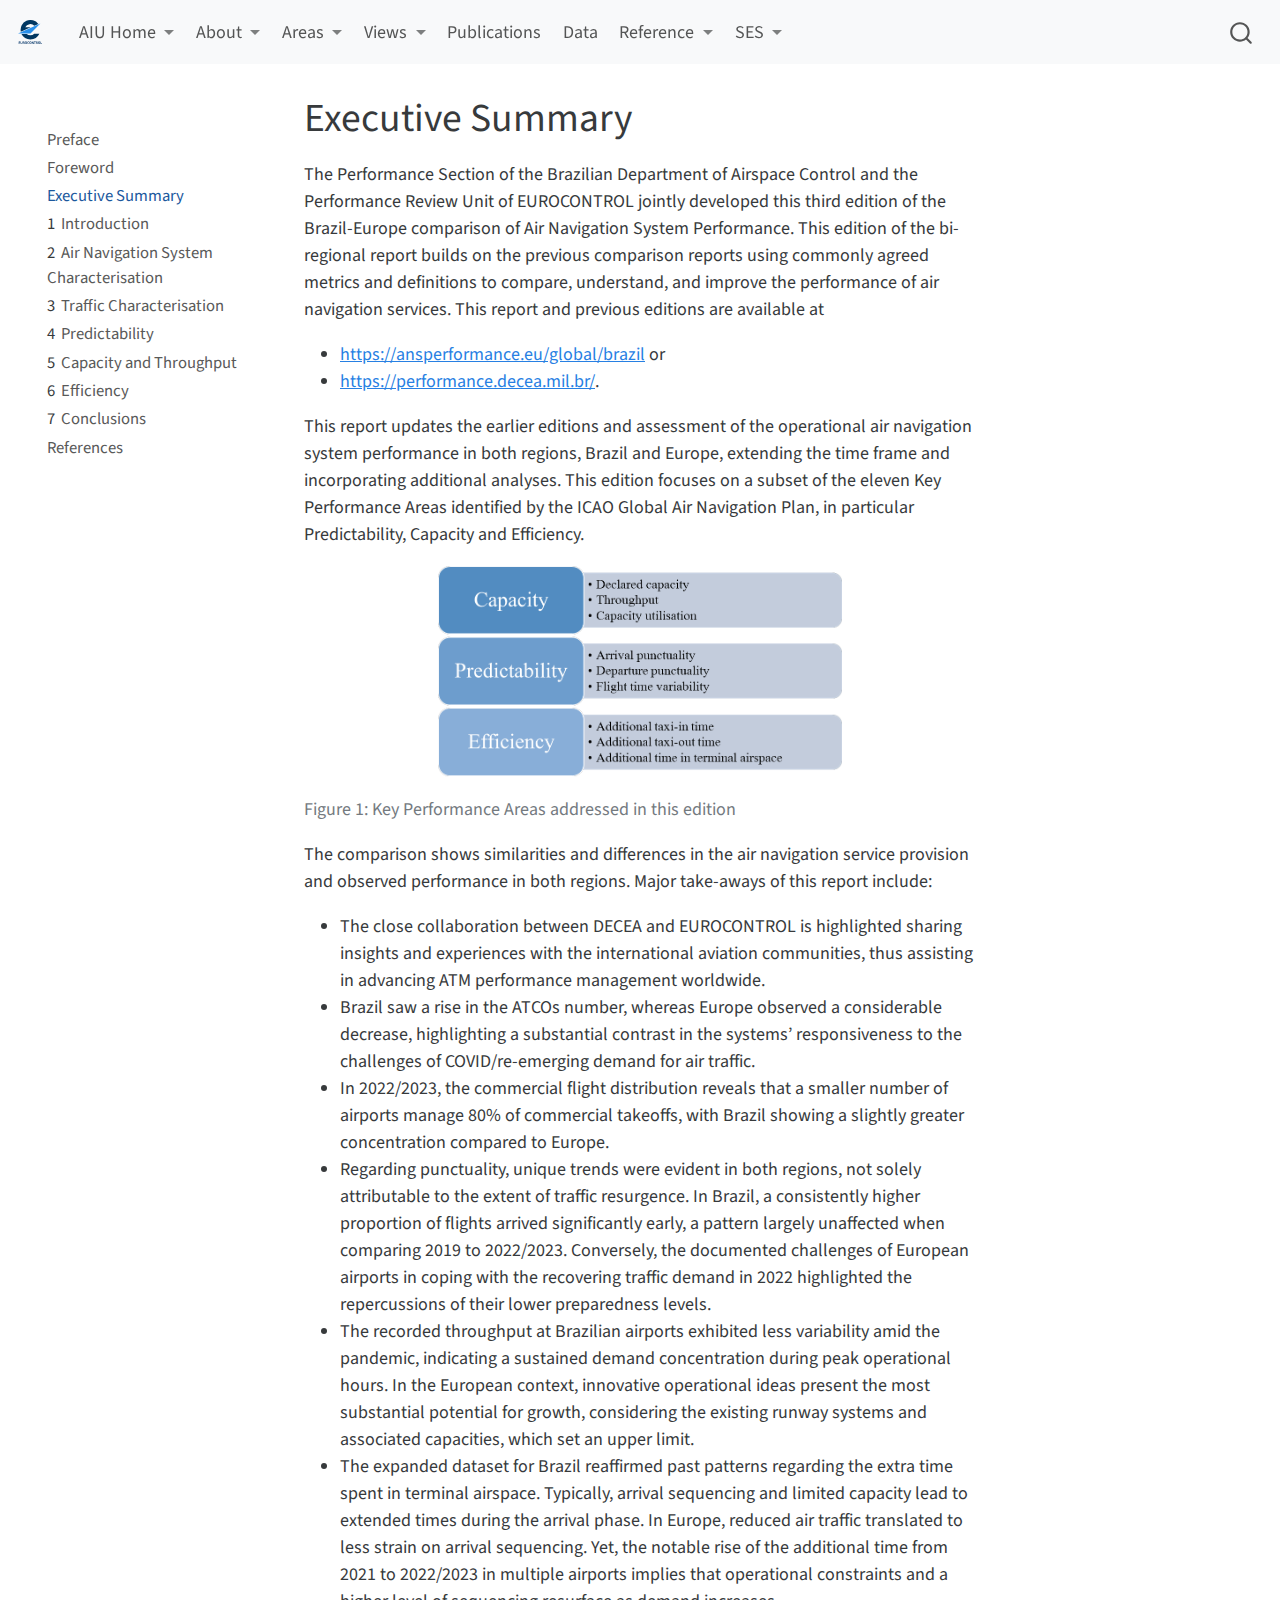
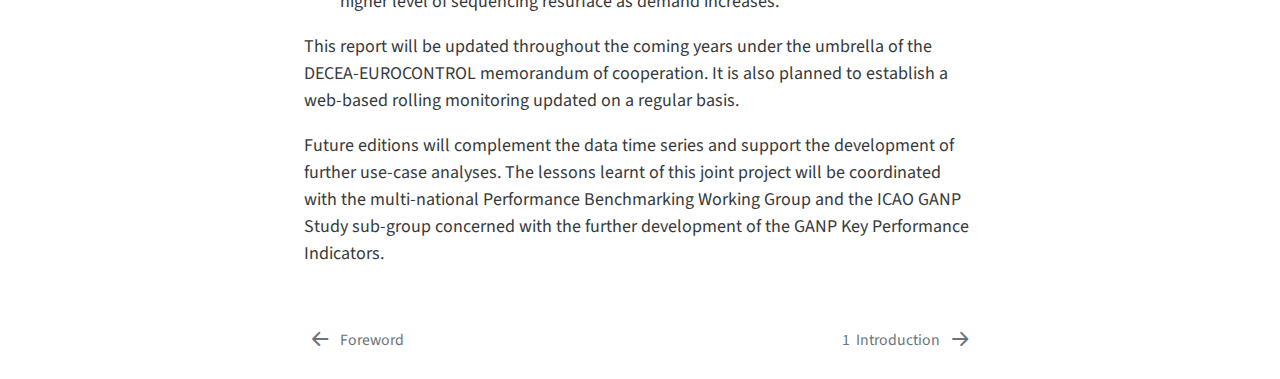
<file: docs/00-executive-summary.html>
<!DOCTYPE html>
<html xmlns="http://www.w3.org/1999/xhtml" lang="en" xml:lang="en"><head>

<meta charset="utf-8">
<meta name="generator" content="quarto-1.2.335">

<meta name="viewport" content="width=device-width, initial-scale=1.0, user-scalable=yes">


<title>Operational Comparison of ANS Performance in Brazil and Europe - Executive Summary</title>
<style>
code{white-space: pre-wrap;}
span.smallcaps{font-variant: small-caps;}
div.columns{display: flex; gap: min(4vw, 1.5em);}
div.column{flex: auto; overflow-x: auto;}
div.hanging-indent{margin-left: 1.5em; text-indent: -1.5em;}
ul.task-list{list-style: none;}
ul.task-list li input[type="checkbox"] {
  width: 0.8em;
  margin: 0 0.8em 0.2em -1.6em;
  vertical-align: middle;
}
</style>


<script src="site_libs/quarto-nav/quarto-nav.js"></script>
<script src="site_libs/quarto-nav/headroom.min.js"></script>
<script src="site_libs/clipboard/clipboard.min.js"></script>
<script src="site_libs/quarto-search/autocomplete.umd.js"></script>
<script src="site_libs/quarto-search/fuse.min.js"></script>
<script src="site_libs/quarto-search/quarto-search.js"></script>
<meta name="quarto:offset" content="./">
<link href="./01-intro.html" rel="next">
<link href="./00_foreword.html" rel="prev">
<script src="site_libs/quarto-html/quarto.js"></script>
<script src="site_libs/quarto-html/popper.min.js"></script>
<script src="site_libs/quarto-html/tippy.umd.min.js"></script>
<script src="site_libs/quarto-html/anchor.min.js"></script>
<link href="site_libs/quarto-html/tippy.css" rel="stylesheet">
<link href="site_libs/quarto-html/quarto-syntax-highlighting.css" rel="stylesheet" id="quarto-text-highlighting-styles">
<script src="site_libs/bootstrap/bootstrap.min.js"></script>
<link href="site_libs/bootstrap/bootstrap-icons.css" rel="stylesheet">
<link href="site_libs/bootstrap/bootstrap.min.css" rel="stylesheet" id="quarto-bootstrap" data-mode="light">
<script id="quarto-search-options" type="application/json">{
  "location": "navbar",
  "copy-button": false,
  "collapse-after": 3,
  "panel-placement": "end",
  "type": "overlay",
  "limit": 20,
  "language": {
    "search-no-results-text": "No results",
    "search-matching-documents-text": "matching documents",
    "search-copy-link-title": "Copy link to search",
    "search-hide-matches-text": "Hide additional matches",
    "search-more-match-text": "more match in this document",
    "search-more-matches-text": "more matches in this document",
    "search-clear-button-title": "Clear",
    "search-detached-cancel-button-title": "Cancel",
    "search-submit-button-title": "Submit"
  }
}</script>


</head>

<body class="nav-sidebar floating nav-fixed">

<div id="quarto-search-results"></div>
  <header id="quarto-header" class="headroom fixed-top">
    <nav class="navbar navbar-expand-lg navbar-dark ">
      <div class="navbar-container container-fluid">
      <div class="navbar-brand-container">
    <a href="./index.html" class="navbar-brand navbar-brand-logo">
    <img src="./media/EUROCONTROL-logo-standard-rgb.svg" alt="" class="navbar-logo">
    </a>
  </div>
          <button class="navbar-toggler" type="button" data-bs-toggle="collapse" data-bs-target="#navbarCollapse" aria-controls="navbarCollapse" aria-expanded="false" aria-label="Toggle navigation" onclick="if (window.quartoToggleHeadroom) { window.quartoToggleHeadroom(); }">
  <span class="navbar-toggler-icon"></span>
</button>
          <div class="collapse navbar-collapse" id="navbarCollapse">
            <ul class="navbar-nav navbar-nav-scroll me-auto">
  <li class="nav-item dropdown ">
    <a class="nav-link dropdown-toggle" href="#" id="nav-menu-aiu-home" role="button" data-bs-toggle="dropdown" aria-expanded="false">
 <span class="menu-text">AIU Home</span>
    </a>
    <ul class="dropdown-menu" aria-labelledby="nav-menu-aiu-home">    
        <li>
    <a class="dropdown-item" href="https://ansperformance.eu"><i class="bi bi-house-fill" role="img">
</i> 
 <span class="dropdown-text"><strong>Home</strong></span></a>
  </li>  
        <li>
    <a class="dropdown-item" href="https://ansperformance.eu/traffic/">
 <span class="dropdown-text"><i class="fas fa-plane-departure"></i> <strong>Traffic</strong></span></a>
  </li>  
        <li>
    <a class="dropdown-item" href="https://www.eurocontrol.int/Economics/DailyTrafficVariation-States.html"><i class="bi bi-arrow-return-right" role="img">
</i> 
 <span class="dropdown-text"> Daily Traffic Dashboard</span></a>
  </li>  
        <li>
    <a class="dropdown-item" href="https://ansperformance.eu/traffic/statfor/"><i class="bi bi-arrow-return-right" role="img">
</i> 
 <span class="dropdown-text">Traffic Forecast</span></a>
  </li>  
        <li>
    <a class="dropdown-item" href="https://ansperformance.eu/efficiency/">
 <span class="dropdown-text"><i class="fas fa-leaf"></i> <strong>Efficiency &amp; Environment</strong></span></a>
  </li>  
        <li>
    <a class="dropdown-item" href="https://ansperformance.eu/efficiency/emissions/"><i class="bi bi-arrow-return-right" role="img">
</i> 
 <span class="dropdown-text">CO<sub>2</sub> emissions</span></a>
  </li>  
        <li>
    <a class="dropdown-item" href="https://ansperformance.eu/efficiency/hfe/"><i class="bi bi-arrow-return-right" role="img">
</i> 
 <span class="dropdown-text">Horizontal Flight Efficiency</span></a>
  </li>  
        <li>
    <a class="dropdown-item" href="https://ansperformance.eu/efficiency/vfe/"><i class="bi bi-arrow-return-right" role="img">
</i> 
 <span class="dropdown-text">Vertical Flight Efficiency</span></a>
  </li>  
        <li>
    <a class="dropdown-item" href="https://ansperformance.eu/efficiency/asma/"><i class="bi bi-arrow-return-right" role="img">
</i> 
 <span class="dropdown-text">Terminal Holdings</span></a>
  </li>  
        <li>
    <a class="dropdown-item" href="https://ansperformance.eu/efficiency/taxiout/"><i class="bi bi-arrow-return-right" role="img">
</i> 
 <span class="dropdown-text">Taxi-out</span></a>
  </li>  
        <li>
    <a class="dropdown-item" href="https://ansperformance.eu/economics/">
 <span class="dropdown-text"><i class="fas fa-euro-sign"></i> <strong>Economics</strong></span></a>
  </li>  
        <li>
    <a class="dropdown-item" href="https://www.eurocontrol.int/ServiceUnits/Dashboard/EnRouteMainDashboard.html"><i class="bi bi-arrow-return-right" role="img">
</i> 
 <span class="dropdown-text">Service Units</span></a>
  </li>  
        <li>
    <a class="dropdown-item" href="https://www.eurocontrol.int/ServiceUnits/Dashboard/EnRouteUnitRates.html"><i class="bi bi-arrow-return-right" role="img">
</i> 
 <span class="dropdown-text">Unit Rates and Costs</span></a>
  </li>  
        <li>
    <a class="dropdown-item" href="https://ansperformance.eu/ACE/"><i class="bi bi-arrow-return-right" role="img">
</i> 
 <span class="dropdown-text">ATM Cost Effectiveness</span></a>
  </li>  
        <li>
    <a class="dropdown-item" href="https://ansperformance.eu/economics/finance/"><i class="bi bi-arrow-return-right" role="img">
</i> 
 <span class="dropdown-text">ANSPs Financial Situation</span></a>
  </li>  
        <li>
    <a class="dropdown-item" href="https://ansperformance.eu/economics/cba/"><i class="bi bi-arrow-return-right" role="img">
</i> 
 <span class="dropdown-text">CBA</span></a>
  </li>  
        <li>
    <a class="dropdown-item" href="https://ansperformance.eu/dashboard/stakeholder/">
 <span class="dropdown-text"><i class="fas fa-user-friends"></i> <strong>Stakeholder views</strong></span></a>
  </li>  
        <li>
    <a class="dropdown-item" href="https://ansperformance.eu/airport/"><i class="bi bi-arrow-return-right" role="img">
</i> 
 <span class="dropdown-text">Airport View</span></a>
  </li>  
        <li>
    <a class="dropdown-item" href="https://ansperformance.eu/ansp/"><i class="bi bi-arrow-return-right" role="img">
</i> 
 <span class="dropdown-text">ANSP View</span></a>
  </li>  
        <li>
    <a class="dropdown-item" href="https://ansperformance.eu/dashboard/stakeholder/fab/"><i class="bi bi-arrow-return-right" role="img">
</i> 
 <span class="dropdown-text">FAB View</span></a>
  </li>  
        <li>
    <a class="dropdown-item" href="https://ansperformance.eu/dashboard/stakeholder/state/"><i class="bi bi-arrow-return-right" role="img">
</i> 
 <span class="dropdown-text">State View</span></a>
  </li>  
        <li>
    <a class="dropdown-item" href="https://ansperformance.eu/publications/">
 <span class="dropdown-text"><i class="fas fa-book"></i> <strong>Publications</strong></span></a>
  </li>  
        <li>
    <a class="dropdown-item" href="https://ansperformance.eu/data/"><i class="bi bi-arrow-return-right" role="img">
</i> 
 <span class="dropdown-text">Data</span></a>
  </li>  
        <li>
    <a class="dropdown-item" href="https://ansperformance.eu/reference/">
 <span class="dropdown-text"><i class="fas fa-hands-helping"></i> <strong>Reference</strong></span></a>
  </li>  
        <li class="dropdown-header"><i class="fas fa-external-link-alt"></i> <strong>External</strong></li>
        <li>
    <a class="dropdown-item" href="https://www.eurocontrol.int/prudata/dashboard/"><i class="bi bi-arrow-return-right" role="img">
</i> 
 <span class="dropdown-text">Single European Sky Portal</span></a>
  </li>  
        <li>
    <a class="dropdown-item" href="https://www4.icao.int/ganpportal/"><i class="bi bi-arrow-return-right" role="img">
</i> 
 <span class="dropdown-text">ICAO GANP</span></a>
  </li>  
    </ul>
  </li>
  <li class="nav-item dropdown ">
    <a class="nav-link dropdown-toggle" href="#" id="nav-menu-about" role="button" data-bs-toggle="dropdown" aria-expanded="false">
 <span class="menu-text">About</span>
    </a>
    <ul class="dropdown-menu" aria-labelledby="nav-menu-about">    
        <li>
    <a class="dropdown-item" href="https://ansperformance.eu/about/prc/">
 <span class="dropdown-text">About the PRC</span></a>
  </li>  
        <li>
    <a class="dropdown-item" href="https://ansperformance.eu/about/us/">
 <span class="dropdown-text">About the PRU</span></a>
  </li>  
        <li>
    <a class="dropdown-item" href="https://ansperformance.eu/post/">
 <span class="dropdown-text">Release notes</span></a>
  </li>  
        <li>
    <a class="dropdown-item" href="https://ansperformance.eu/about/disclaimer/">
 <span class="dropdown-text">Disclaimer</span></a>
  </li>  
    </ul>
  </li>
  <li class="nav-item dropdown ">
    <a class="nav-link dropdown-toggle" href="#" id="nav-menu-areas" role="button" data-bs-toggle="dropdown" aria-expanded="false">
 <span class="menu-text">Areas</span>
    </a>
    <ul class="dropdown-menu" aria-labelledby="nav-menu-areas">    
        <li>
    <a class="dropdown-item" href="https://ansperformance.eu/traffic/">
 <span class="dropdown-text">Traffic</span></a>
  </li>  
        <li>
    <a class="dropdown-item" href="https://ansperformance.eu/capacity/">
 <span class="dropdown-text">Capacity &amp; delays</span></a>
  </li>  
        <li>
    <a class="dropdown-item" href="https://ansperformance.eu/efficiency/">
 <span class="dropdown-text">Efficiency &amp; environment</span></a>
  </li>  
        <li>
    <a class="dropdown-item" href="https://ansperformance.eu/economics/">
 <span class="dropdown-text">Economics</span></a>
  </li>  
    </ul>
  </li>
  <li class="nav-item dropdown ">
    <a class="nav-link dropdown-toggle" href="#" id="nav-menu-views" role="button" data-bs-toggle="dropdown" aria-expanded="false">
 <span class="menu-text">Views</span>
    </a>
    <ul class="dropdown-menu" aria-labelledby="nav-menu-views">    
        <li>
    <a class="dropdown-item" href="https://ansperformance.eu/dashboard/stakeholder/airport/">
 <span class="dropdown-text">Airports</span></a>
  </li>  
        <li>
    <a class="dropdown-item" href="https://ansperformance.eu/ansp/">
 <span class="dropdown-text">Air Navigation Service Provider</span></a>
  </li>  
        <li>
    <a class="dropdown-item" href="https://ansperformance.eu/fab/">
 <span class="dropdown-text">Functional Airspace Block</span></a>
  </li>  
        <li>
    <a class="dropdown-item" href="https://ansperformance.eu/dashboard/stakeholder/state/">
 <span class="dropdown-text">State</span></a>
  </li>  
    </ul>
  </li>
  <li class="nav-item">
    <a class="nav-link" href="https://ansperformance.eu/publications/">
 <span class="menu-text">Publications</span></a>
  </li>  
  <li class="nav-item">
    <a class="nav-link" href="https://ansperformance.eu/data/">
 <span class="menu-text">Data</span></a>
  </li>  
  <li class="nav-item dropdown ">
    <a class="nav-link dropdown-toggle" href="#" id="nav-menu-reference" role="button" data-bs-toggle="dropdown" aria-expanded="false">
 <span class="menu-text">Reference</span>
    </a>
    <ul class="dropdown-menu" aria-labelledby="nav-menu-reference">    
        <li>
    <a class="dropdown-item" href="https://ansperformance.eu/data/">
 <span class="dropdown-text">Data downloads</span></a>
  </li>  
        <li>
    <a class="dropdown-item" href="https://ansperformance.eu/definition/">
 <span class="dropdown-text">Definitions</span></a>
  </li>  
        <li>
    <a class="dropdown-item" href="https://ansperformance.eu/methodology/">
 <span class="dropdown-text">Methodology</span></a>
  </li>  
        <li>
    <a class="dropdown-item" href="https://ansperformance.eu/acronym/">
 <span class="dropdown-text">Acronyms</span></a>
  </li>  
        <li>
    <a class="dropdown-item" href="https://ansperformance.eu/bibliography/">
 <span class="dropdown-text">Bibliography</span></a>
  </li>  
        <li><hr class="dropdown-divider"></li>
        <li>
    <a class="dropdown-item" href="https://www4.icao.int/ganpportal/">
 <span class="dropdown-text"><i class="fas fa-xs fa-external-link-alt"></i> ICAO GANP</span></a>
  </li>  
    </ul>
  </li>
  <li class="nav-item dropdown ">
    <a class="nav-link dropdown-toggle" href="#" id="nav-menu-ses" role="button" data-bs-toggle="dropdown" aria-expanded="false">
 <span class="menu-text">SES</span>
    </a>
    <ul class="dropdown-menu" aria-labelledby="nav-menu-ses">    
        <li>
    <a class="dropdown-item" href="https://www.eurocontrol.int/prudata/dashboard/">
 <span class="dropdown-text"><i class="fas fa-xs fa-external-link-alt"></i> Single European Sky (SES) Portal</span></a>
  </li>  
    </ul>
  </li>
</ul>
              <div id="quarto-search" class="" title="Search"></div>
          </div> <!-- /navcollapse -->
      </div> <!-- /container-fluid -->
    </nav>
  <nav class="quarto-secondary-nav" data-bs-toggle="collapse" data-bs-target="#quarto-sidebar" aria-controls="quarto-sidebar" aria-expanded="false" aria-label="Toggle sidebar navigation" onclick="if (window.quartoToggleHeadroom) { window.quartoToggleHeadroom(); }">
    <div class="container-fluid d-flex justify-content-between">
      <h1 class="quarto-secondary-nav-title">Executive Summary</h1>
      <button type="button" class="quarto-btn-toggle btn" aria-label="Show secondary navigation">
        <i class="bi bi-chevron-right"></i>
      </button>
    </div>
  </nav>
</header>
<!-- content -->
<div id="quarto-content" class="quarto-container page-columns page-rows-contents page-layout-article page-navbar">
<!-- sidebar -->
  <nav id="quarto-sidebar" class="sidebar collapse sidebar-navigation floating overflow-auto">
      <div class="mt-2 flex-shrink-0 align-items-center">
        <div class="sidebar-search">
        <div id="quarto-search" class="" title="Search"></div>
        </div>
      </div>
    <div class="sidebar-menu-container"> 
    <ul class="list-unstyled mt-1">
        <li class="sidebar-item">
  <div class="sidebar-item-container"> 
  <a href="./index.html" class="sidebar-item-text sidebar-link">Preface</a>
  </div>
</li>
        <li class="sidebar-item">
  <div class="sidebar-item-container"> 
  <a href="./00_foreword.html" class="sidebar-item-text sidebar-link">Foreword</a>
  </div>
</li>
        <li class="sidebar-item">
  <div class="sidebar-item-container"> 
  <a href="./00-executive-summary.html" class="sidebar-item-text sidebar-link active">Executive Summary</a>
  </div>
</li>
        <li class="sidebar-item">
  <div class="sidebar-item-container"> 
  <a href="./01-intro.html" class="sidebar-item-text sidebar-link"><span class="chapter-number">1</span>&nbsp; <span class="chapter-title">Introduction</span></a>
  </div>
</li>
        <li class="sidebar-item">
  <div class="sidebar-item-container"> 
  <a href="./02-system_overview.html" class="sidebar-item-text sidebar-link"><span class="chapter-number">2</span>&nbsp; <span class="chapter-title">Air Navigation System Characterisation</span></a>
  </div>
</li>
        <li class="sidebar-item">
  <div class="sidebar-item-container"> 
  <a href="./03-traffic_characterisation.html" class="sidebar-item-text sidebar-link"><span class="chapter-number">3</span>&nbsp; <span class="chapter-title">Traffic Characterisation</span></a>
  </div>
</li>
        <li class="sidebar-item">
  <div class="sidebar-item-container"> 
  <a href="./04-predictability.html" class="sidebar-item-text sidebar-link"><span class="chapter-number">4</span>&nbsp; <span class="chapter-title">Predictability</span></a>
  </div>
</li>
        <li class="sidebar-item">
  <div class="sidebar-item-container"> 
  <a href="./05-capacity_and_throughput.html" class="sidebar-item-text sidebar-link"><span class="chapter-number">5</span>&nbsp; <span class="chapter-title">Capacity and Throughput</span></a>
  </div>
</li>
        <li class="sidebar-item">
  <div class="sidebar-item-container"> 
  <a href="./06-efficiency.html" class="sidebar-item-text sidebar-link"><span class="chapter-number">6</span>&nbsp; <span class="chapter-title">Efficiency</span></a>
  </div>
</li>
        <li class="sidebar-item">
  <div class="sidebar-item-container"> 
  <a href="./08-conclusions.html" class="sidebar-item-text sidebar-link"><span class="chapter-number">7</span>&nbsp; <span class="chapter-title">Conclusions</span></a>
  </div>
</li>
        <li class="sidebar-item">
  <div class="sidebar-item-container"> 
  <a href="./99-references.html" class="sidebar-item-text sidebar-link">References</a>
  </div>
</li>
    </ul>
    </div>
</nav>
<!-- margin-sidebar -->
    <div id="quarto-margin-sidebar" class="sidebar margin-sidebar">
        
    </div>
<!-- main -->
<main class="content" id="quarto-document-content">

<header id="title-block-header" class="quarto-title-block default">
<div class="quarto-title">
<h1 class="title d-none d-lg-block">Executive Summary</h1>
</div>



<div class="quarto-title-meta">

    
  
    
  </div>
  

</header>

<p>The Performance Section of the Brazilian Department of Airspace Control and the Performance Review Unit of EUROCONTROL jointly developed this third edition of the Brazil-Europe comparison of Air Navigation System Performance. This edition of the bi-regional report builds on the previous comparison reports using commonly agreed metrics and definitions to compare, understand, and improve the performance of air navigation services. This report and previous editions are available at</p>
<ul>
<li><a href="https://ansperformance.eu/global/brazil" class="uri">https://ansperformance.eu/global/brazil</a> or</li>
<li><a href="https://performance.decea.mil.br/" class="uri">https://performance.decea.mil.br/</a>.</li>
</ul>
<p>This report updates the earlier editions and assessment of the operational air navigation system performance in both regions, Brazil and Europe, extending the time frame and incorporating additional analyses. This edition focuses on a subset of the eleven Key Performance Areas identified by the ICAO Global Air Navigation Plan, in particular Predictability, Capacity and Efficiency.</p>
<div class="cell">
<div class="cell-output-display">
<div id="fig-scope-KPAs-KPIs" class="quarto-figure quarto-figure-center anchored">
<figure class="figure">
<p><img src="./figures/scope-KPA-and-KPI.png" class="img-fluid figure-img" style="width:60.0%"></p>
<p></p><figcaption class="figure-caption">Figure&nbsp;1: Key Performance Areas addressed in this edition</figcaption><p></p>
</figure>
</div>
</div>
</div>
<p>The comparison shows similarities and differences in the air navigation service provision and observed performance in both regions. Major take-aways of this report include:</p>
<ul>
<li>The close collaboration between DECEA and EUROCONTROL is highlighted sharing insights and experiences with the international aviation communities, thus assisting in advancing ATM performance management worldwide.</li>
<li>Brazil saw a rise in the ATCOs number, whereas Europe observed a considerable decrease, highlighting a substantial contrast in the systems’ responsiveness to the challenges of COVID/re-emerging demand for air traffic.</li>
<li>In 2022/2023, the commercial flight distribution reveals that a smaller number of airports manage 80% of commercial takeoffs, with Brazil showing a slightly greater concentration compared to Europe. <!-- that sounds weird: Nevertheless, the majority of airports facilitating commercial flights account for only 1% of the total movement in both systems. --></li>
<li>Regarding punctuality, unique trends were evident in both regions, not solely attributable to the extent of traffic resurgence. In Brazil, a consistently higher proportion of flights arrived significantly early, a pattern largely unaffected when comparing 2019 to 2022/2023. Conversely, the documented challenges of European airports in coping with the recovering traffic demand in 2022 highlighted the repercussions of their lower preparedness levels.</li>
<li>The recorded throughput at Brazilian airports exhibited less variability amid the pandemic, indicating a sustained demand concentration during peak operational hours. In the European context, innovative operational ideas present the most substantial potential for growth, considering the existing runway systems and associated capacities, which set an upper limit.</li>
<li>The expanded dataset for Brazil reaffirmed past patterns regarding the extra time spent in terminal airspace. Typically, arrival sequencing and limited capacity lead to extended times during the arrival phase. In Europe, reduced air traffic translated to less strain on arrival sequencing. Yet, the notable rise of the additional time from 2021 to 2022/2023 in multiple airports implies that operational constraints and a higher level of sequencing resurface as demand increases.</li>
</ul>
<!-- last edition findings 
• The difference between Brazil’s and Europe’s systems reacting to the seasons became
more evident during the pandemic recovery. When not hit by another COVID-19
wave, the European region had greater variations in demand between the winter
and summer seasons. The Brazilian flow recovered more gradually, showing a more
continuous demand.
• Predictability in both systems degraded during and post COVID phase and is slowly
recovering to pre-COVID-19 levels.
• Airport runway system capacities in both systems are designed to meet the traffic
levels. Capacities at the Brazilian airports were increased in light of a change of
methodology to determine these capacities and changed procedures.
• The European system showed a higher association between lower demand and
increased efficiency considering additional taxi time, additional time in terminal
airspace and flight time variability. Taxi performance in Brazil follows similar
principles and operational procedures with no significant differences. The partial
analysis of additional time in terminal airspace revealed that on average traffic
in Brazil observed higher times during the arrival phase in 2021 suggesting a
system-wide change. The level of variability of flight times reflected the overall
trend.
• An initial approach to quantifying the emission benefit pool on the basis of the
observed additional taxi-times was developed. Emissions and the improvement pool
- next to operational constraints and inefficiencies - are dependent on the fleet mix
operated at the different airports. This includes the role of the airport within the
respective system. Larger hubs with a higher share of traffic - and in particular
heavy aircraft operations - showed a higher contribution to the overall emission
benefit pool.
---------------------         -->
<p>This report will be updated throughout the coming years under the umbrella of the DECEA-EUROCONTROL memorandum of cooperation. It is also planned to establish a web-based rolling monitoring updated on a regular basis.</p>
<p>Future editions will complement the data time series and support the development of further use-case analyses. The lessons learnt of this joint project will be coordinated with the multi-national Performance Benchmarking Working Group and the ICAO GANP Study sub-group concerned with the further development of the GANP Key Performance Indicators.</p>



</main> <!-- /main -->
<script id="quarto-html-after-body" type="application/javascript">
window.document.addEventListener("DOMContentLoaded", function (event) {
  const toggleBodyColorMode = (bsSheetEl) => {
    const mode = bsSheetEl.getAttribute("data-mode");
    const bodyEl = window.document.querySelector("body");
    if (mode === "dark") {
      bodyEl.classList.add("quarto-dark");
      bodyEl.classList.remove("quarto-light");
    } else {
      bodyEl.classList.add("quarto-light");
      bodyEl.classList.remove("quarto-dark");
    }
  }
  const toggleBodyColorPrimary = () => {
    const bsSheetEl = window.document.querySelector("link#quarto-bootstrap");
    if (bsSheetEl) {
      toggleBodyColorMode(bsSheetEl);
    }
  }
  toggleBodyColorPrimary();  
  const icon = "";
  const anchorJS = new window.AnchorJS();
  anchorJS.options = {
    placement: 'right',
    icon: icon
  };
  anchorJS.add('.anchored');
  const clipboard = new window.ClipboardJS('.code-copy-button', {
    target: function(trigger) {
      return trigger.previousElementSibling;
    }
  });
  clipboard.on('success', function(e) {
    // button target
    const button = e.trigger;
    // don't keep focus
    button.blur();
    // flash "checked"
    button.classList.add('code-copy-button-checked');
    var currentTitle = button.getAttribute("title");
    button.setAttribute("title", "Copied!");
    let tooltip;
    if (window.bootstrap) {
      button.setAttribute("data-bs-toggle", "tooltip");
      button.setAttribute("data-bs-placement", "left");
      button.setAttribute("data-bs-title", "Copied!");
      tooltip = new bootstrap.Tooltip(button, 
        { trigger: "manual", 
          customClass: "code-copy-button-tooltip",
          offset: [0, -8]});
      tooltip.show();    
    }
    setTimeout(function() {
      if (tooltip) {
        tooltip.hide();
        button.removeAttribute("data-bs-title");
        button.removeAttribute("data-bs-toggle");
        button.removeAttribute("data-bs-placement");
      }
      button.setAttribute("title", currentTitle);
      button.classList.remove('code-copy-button-checked');
    }, 1000);
    // clear code selection
    e.clearSelection();
  });
  function tippyHover(el, contentFn) {
    const config = {
      allowHTML: true,
      content: contentFn,
      maxWidth: 500,
      delay: 100,
      arrow: false,
      appendTo: function(el) {
          return el.parentElement;
      },
      interactive: true,
      interactiveBorder: 10,
      theme: 'quarto',
      placement: 'bottom-start'
    };
    window.tippy(el, config); 
  }
  const noterefs = window.document.querySelectorAll('a[role="doc-noteref"]');
  for (var i=0; i<noterefs.length; i++) {
    const ref = noterefs[i];
    tippyHover(ref, function() {
      // use id or data attribute instead here
      let href = ref.getAttribute('data-footnote-href') || ref.getAttribute('href');
      try { href = new URL(href).hash; } catch {}
      const id = href.replace(/^#\/?/, "");
      const note = window.document.getElementById(id);
      return note.innerHTML;
    });
  }
  const findCites = (el) => {
    const parentEl = el.parentElement;
    if (parentEl) {
      const cites = parentEl.dataset.cites;
      if (cites) {
        return {
          el,
          cites: cites.split(' ')
        };
      } else {
        return findCites(el.parentElement)
      }
    } else {
      return undefined;
    }
  };
  var bibliorefs = window.document.querySelectorAll('a[role="doc-biblioref"]');
  for (var i=0; i<bibliorefs.length; i++) {
    const ref = bibliorefs[i];
    const citeInfo = findCites(ref);
    if (citeInfo) {
      tippyHover(citeInfo.el, function() {
        var popup = window.document.createElement('div');
        citeInfo.cites.forEach(function(cite) {
          var citeDiv = window.document.createElement('div');
          citeDiv.classList.add('hanging-indent');
          citeDiv.classList.add('csl-entry');
          var biblioDiv = window.document.getElementById('ref-' + cite);
          if (biblioDiv) {
            citeDiv.innerHTML = biblioDiv.innerHTML;
          }
          popup.appendChild(citeDiv);
        });
        return popup.innerHTML;
      });
    }
  }
});
</script>
<nav class="page-navigation">
  <div class="nav-page nav-page-previous">
      <a href="./00_foreword.html" class="pagination-link">
        <i class="bi bi-arrow-left-short"></i> <span class="nav-page-text">Foreword</span>
      </a>          
  </div>
  <div class="nav-page nav-page-next">
      <a href="./01-intro.html" class="pagination-link">
        <span class="nav-page-text"><span class="chapter-number">1</span>&nbsp; <span class="chapter-title">Introduction</span></span> <i class="bi bi-arrow-right-short"></i>
      </a>
  </div>
</nav>
</div> <!-- /content -->



</body></html>
</file>
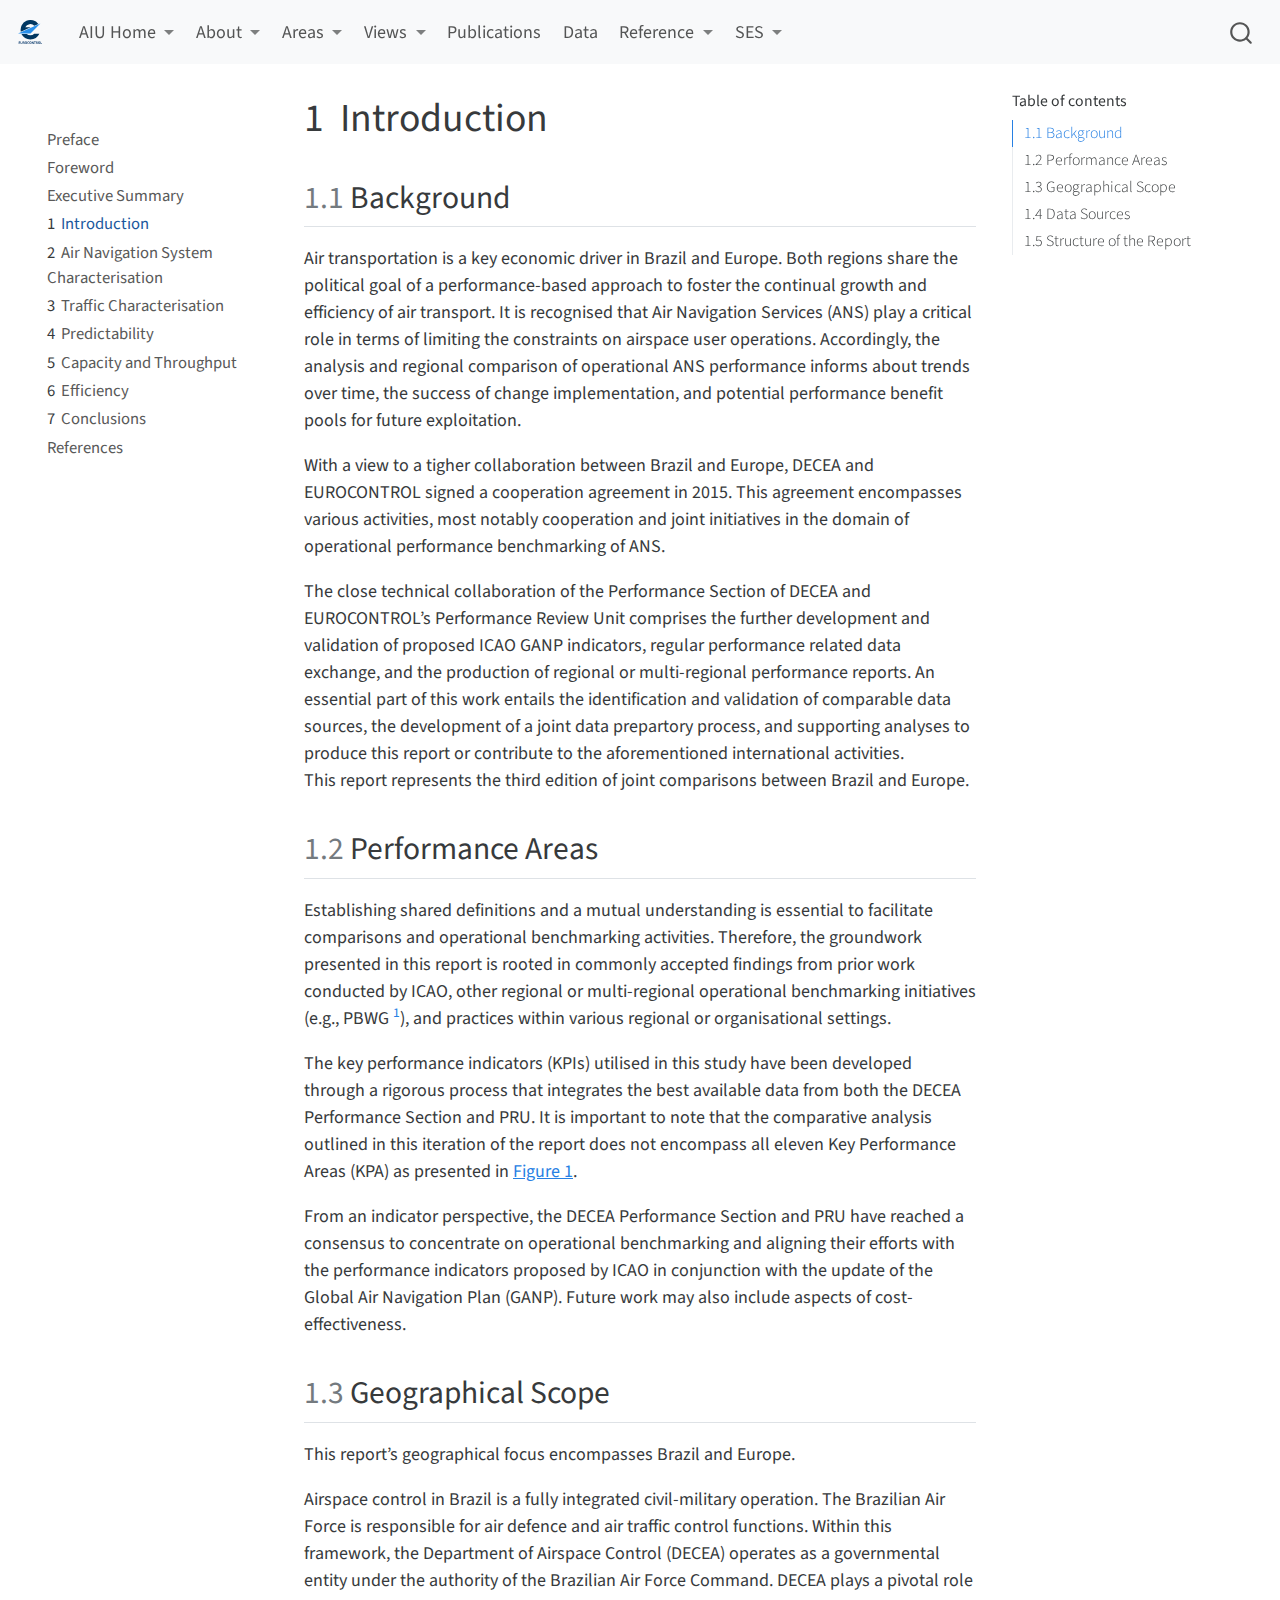
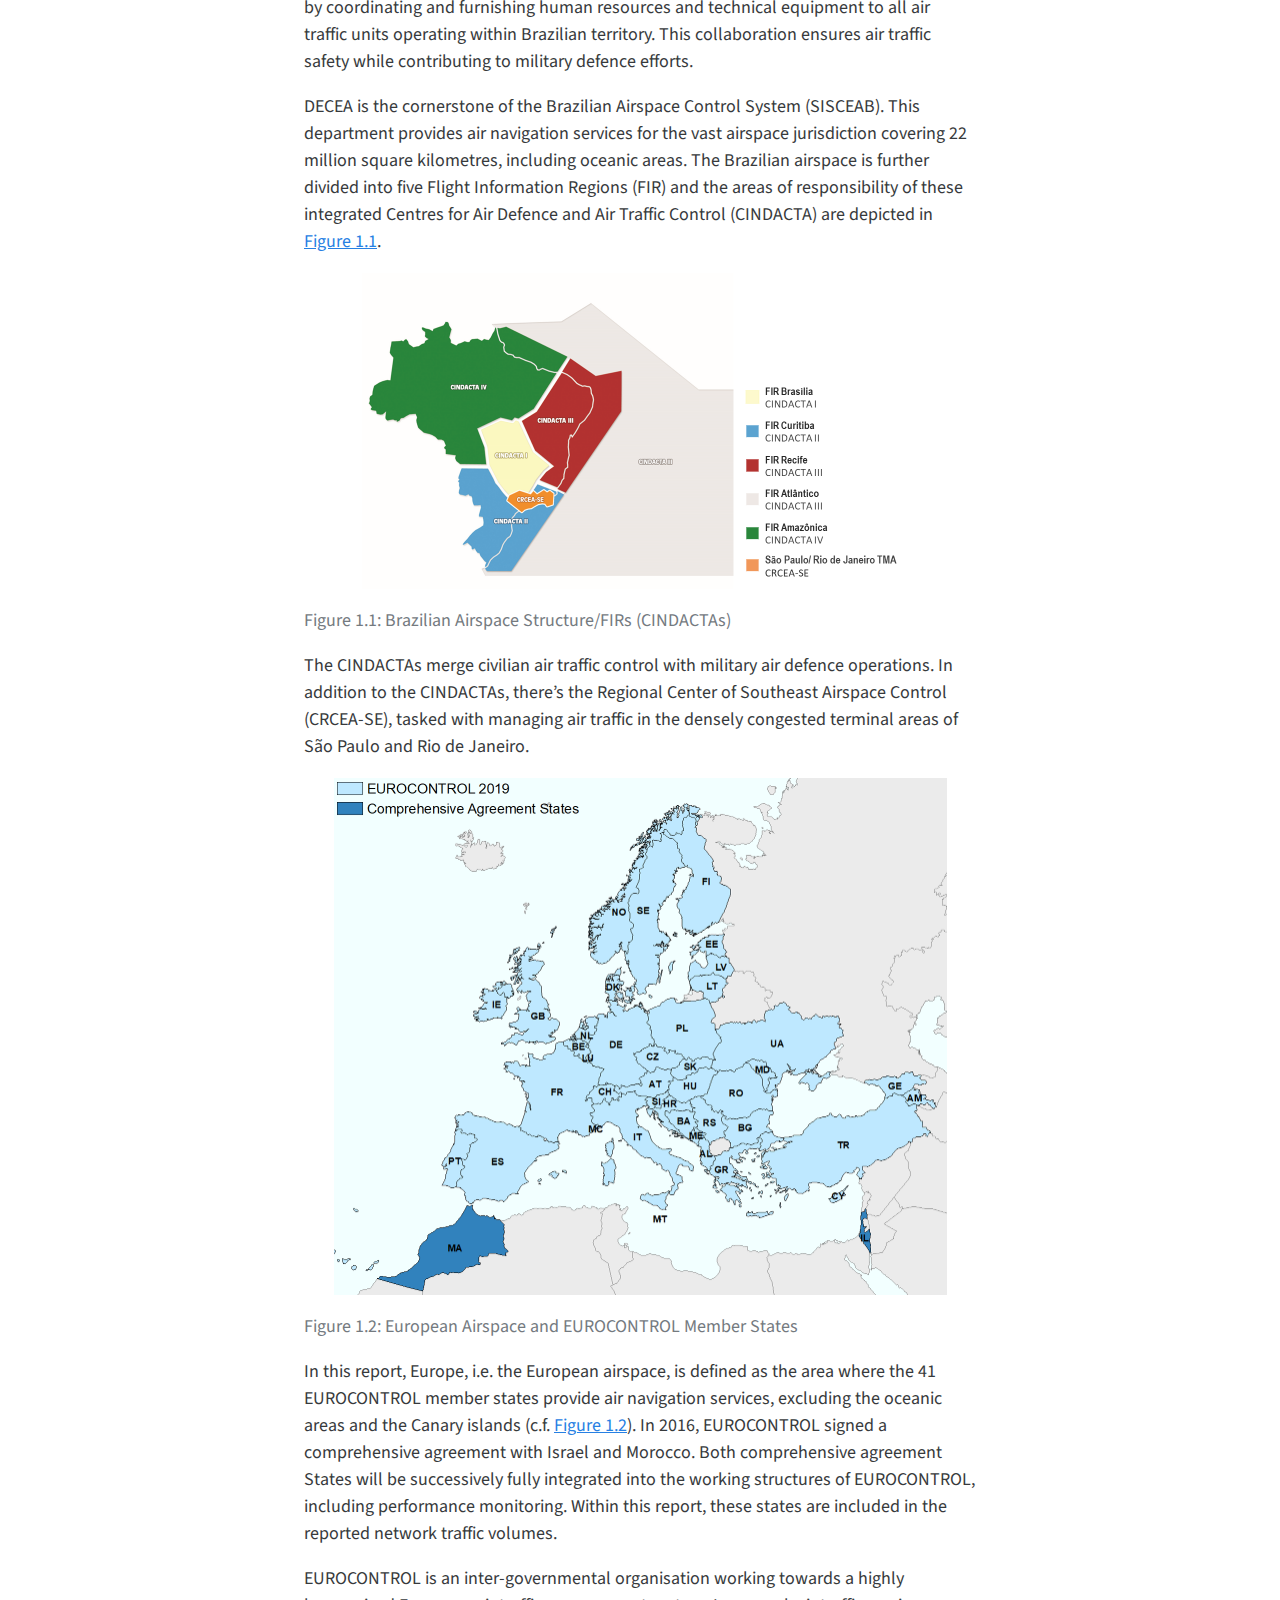
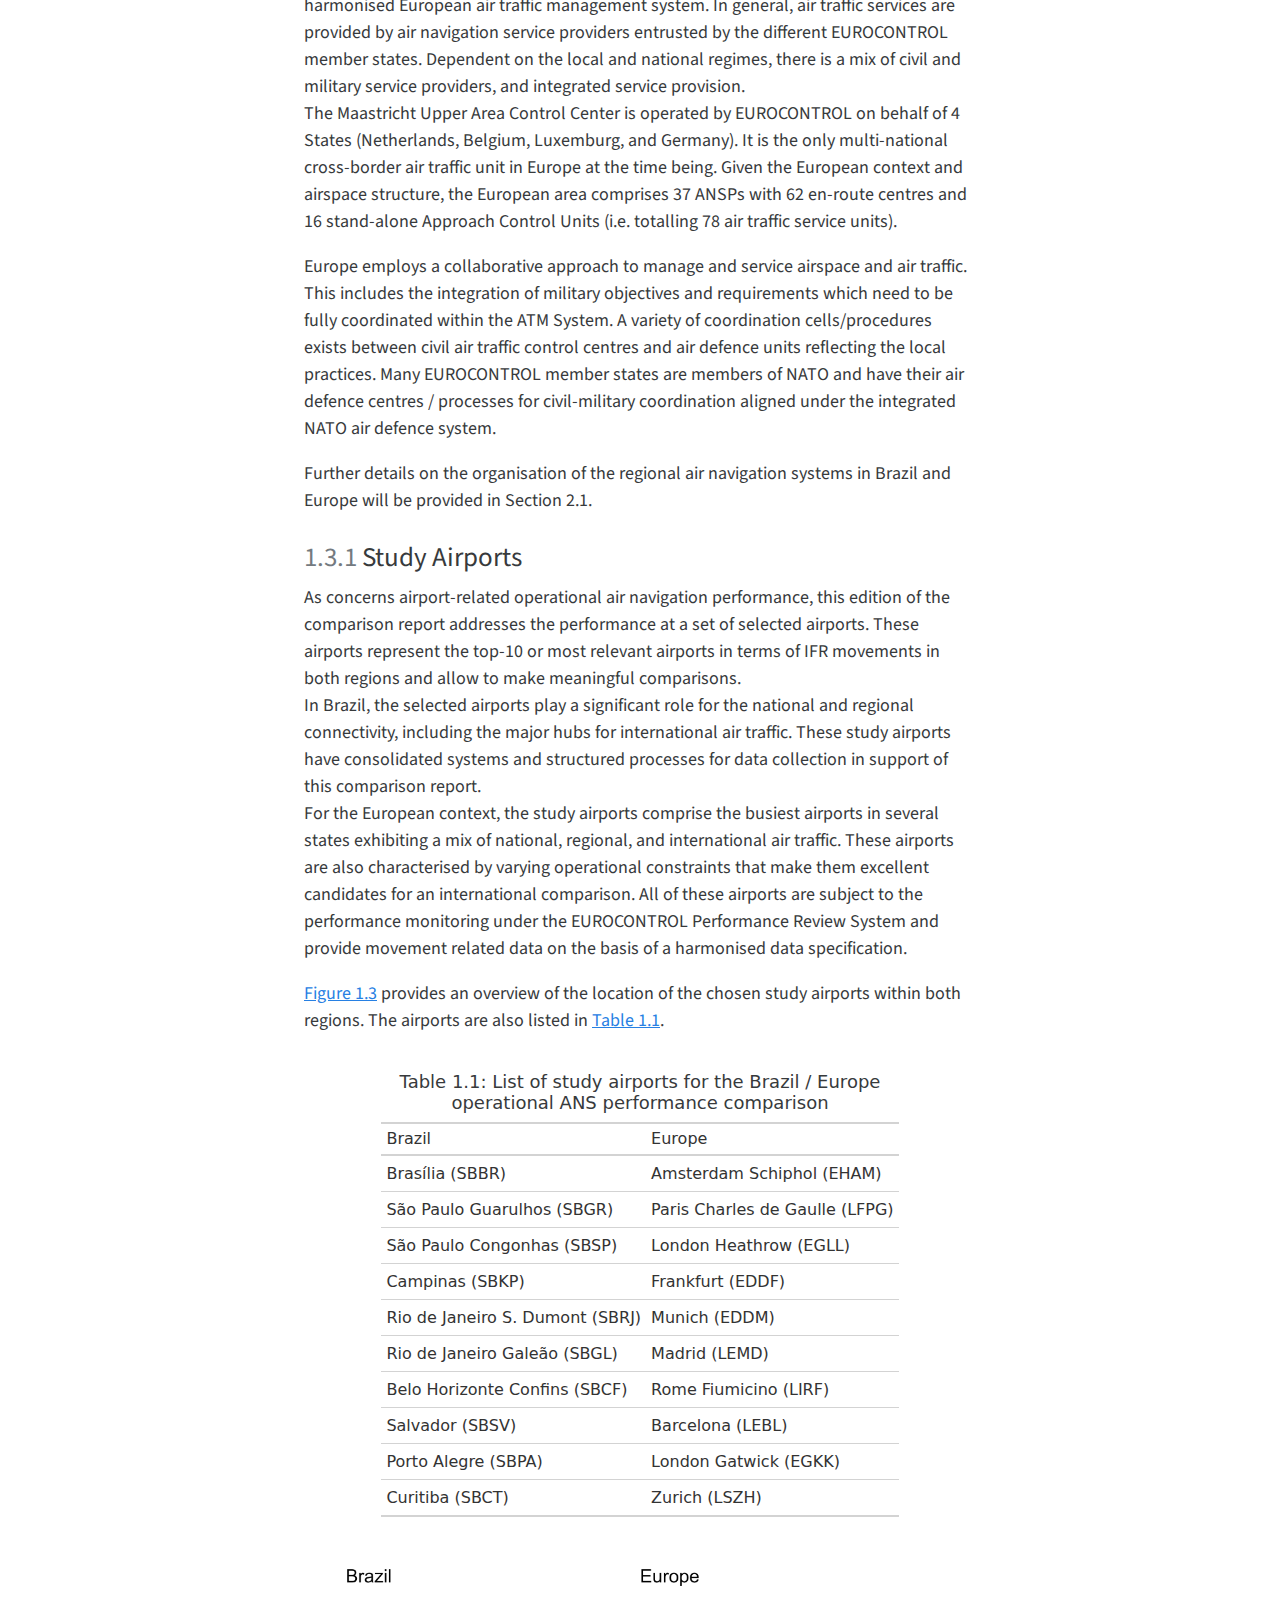
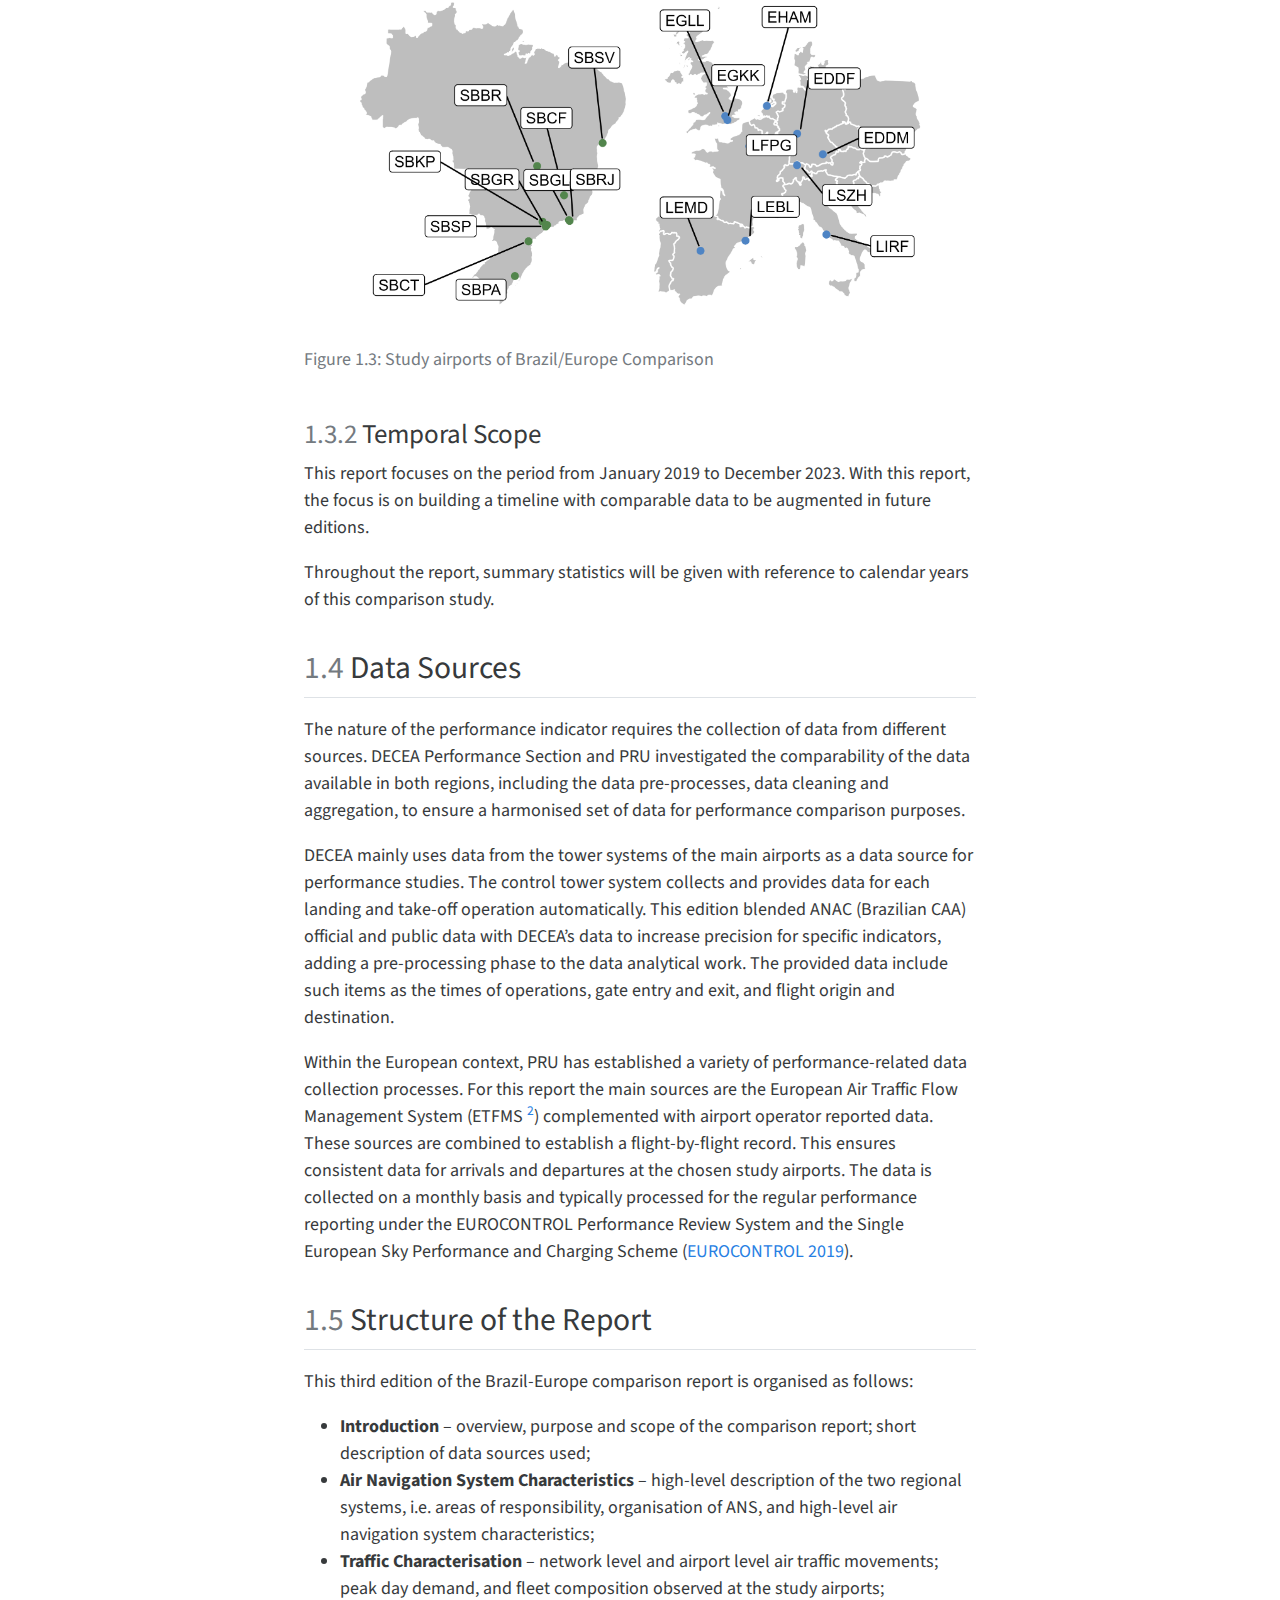
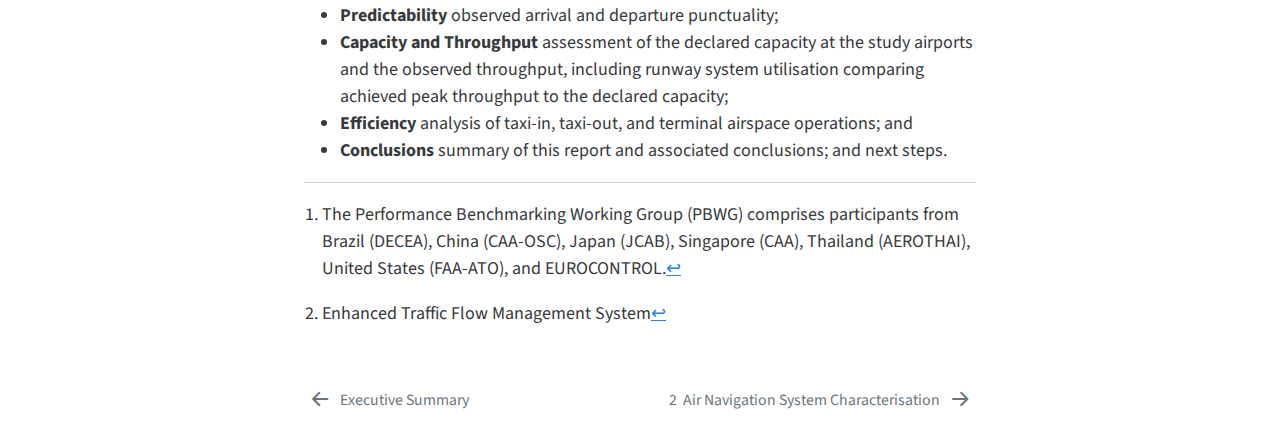
<file: docs/01-intro.html>
<!DOCTYPE html>
<html xmlns="http://www.w3.org/1999/xhtml" lang="en" xml:lang="en"><head>

<meta charset="utf-8">
<meta name="generator" content="quarto-1.2.335">

<meta name="viewport" content="width=device-width, initial-scale=1.0, user-scalable=yes">


<title>Operational Comparison of ANS Performance in Brazil and Europe - 1&nbsp; Introduction</title>
<style>
code{white-space: pre-wrap;}
span.smallcaps{font-variant: small-caps;}
div.columns{display: flex; gap: min(4vw, 1.5em);}
div.column{flex: auto; overflow-x: auto;}
div.hanging-indent{margin-left: 1.5em; text-indent: -1.5em;}
ul.task-list{list-style: none;}
ul.task-list li input[type="checkbox"] {
  width: 0.8em;
  margin: 0 0.8em 0.2em -1.6em;
  vertical-align: middle;
}
div.csl-bib-body { }
div.csl-entry {
  clear: both;
}
.hanging div.csl-entry {
  margin-left:2em;
  text-indent:-2em;
}
div.csl-left-margin {
  min-width:2em;
  float:left;
}
div.csl-right-inline {
  margin-left:2em;
  padding-left:1em;
}
div.csl-indent {
  margin-left: 2em;
}
</style>


<script src="site_libs/quarto-nav/quarto-nav.js"></script>
<script src="site_libs/quarto-nav/headroom.min.js"></script>
<script src="site_libs/clipboard/clipboard.min.js"></script>
<script src="site_libs/quarto-search/autocomplete.umd.js"></script>
<script src="site_libs/quarto-search/fuse.min.js"></script>
<script src="site_libs/quarto-search/quarto-search.js"></script>
<meta name="quarto:offset" content="./">
<link href="./02-system_overview.html" rel="next">
<link href="./00-executive-summary.html" rel="prev">
<script src="site_libs/quarto-html/quarto.js"></script>
<script src="site_libs/quarto-html/popper.min.js"></script>
<script src="site_libs/quarto-html/tippy.umd.min.js"></script>
<script src="site_libs/quarto-html/anchor.min.js"></script>
<link href="site_libs/quarto-html/tippy.css" rel="stylesheet">
<link href="site_libs/quarto-html/quarto-syntax-highlighting.css" rel="stylesheet" id="quarto-text-highlighting-styles">
<script src="site_libs/bootstrap/bootstrap.min.js"></script>
<link href="site_libs/bootstrap/bootstrap-icons.css" rel="stylesheet">
<link href="site_libs/bootstrap/bootstrap.min.css" rel="stylesheet" id="quarto-bootstrap" data-mode="light">
<script id="quarto-search-options" type="application/json">{
  "location": "navbar",
  "copy-button": false,
  "collapse-after": 3,
  "panel-placement": "end",
  "type": "overlay",
  "limit": 20,
  "language": {
    "search-no-results-text": "No results",
    "search-matching-documents-text": "matching documents",
    "search-copy-link-title": "Copy link to search",
    "search-hide-matches-text": "Hide additional matches",
    "search-more-match-text": "more match in this document",
    "search-more-matches-text": "more matches in this document",
    "search-clear-button-title": "Clear",
    "search-detached-cancel-button-title": "Cancel",
    "search-submit-button-title": "Submit"
  }
}</script>


</head>

<body class="nav-sidebar floating nav-fixed">

<div id="quarto-search-results"></div>
  <header id="quarto-header" class="headroom fixed-top">
    <nav class="navbar navbar-expand-lg navbar-dark ">
      <div class="navbar-container container-fluid">
      <div class="navbar-brand-container">
    <a href="./index.html" class="navbar-brand navbar-brand-logo">
    <img src="./media/EUROCONTROL-logo-standard-rgb.svg" alt="" class="navbar-logo">
    </a>
  </div>
          <button class="navbar-toggler" type="button" data-bs-toggle="collapse" data-bs-target="#navbarCollapse" aria-controls="navbarCollapse" aria-expanded="false" aria-label="Toggle navigation" onclick="if (window.quartoToggleHeadroom) { window.quartoToggleHeadroom(); }">
  <span class="navbar-toggler-icon"></span>
</button>
          <div class="collapse navbar-collapse" id="navbarCollapse">
            <ul class="navbar-nav navbar-nav-scroll me-auto">
  <li class="nav-item dropdown ">
    <a class="nav-link dropdown-toggle" href="#" id="nav-menu-aiu-home" role="button" data-bs-toggle="dropdown" aria-expanded="false">
 <span class="menu-text">AIU Home</span>
    </a>
    <ul class="dropdown-menu" aria-labelledby="nav-menu-aiu-home">    
        <li>
    <a class="dropdown-item" href="https://ansperformance.eu"><i class="bi bi-house-fill" role="img">
</i> 
 <span class="dropdown-text"><strong>Home</strong></span></a>
  </li>  
        <li>
    <a class="dropdown-item" href="https://ansperformance.eu/traffic/">
 <span class="dropdown-text"><i class="fas fa-plane-departure"></i> <strong>Traffic</strong></span></a>
  </li>  
        <li>
    <a class="dropdown-item" href="https://www.eurocontrol.int/Economics/DailyTrafficVariation-States.html"><i class="bi bi-arrow-return-right" role="img">
</i> 
 <span class="dropdown-text"> Daily Traffic Dashboard</span></a>
  </li>  
        <li>
    <a class="dropdown-item" href="https://ansperformance.eu/traffic/statfor/"><i class="bi bi-arrow-return-right" role="img">
</i> 
 <span class="dropdown-text">Traffic Forecast</span></a>
  </li>  
        <li>
    <a class="dropdown-item" href="https://ansperformance.eu/efficiency/">
 <span class="dropdown-text"><i class="fas fa-leaf"></i> <strong>Efficiency &amp; Environment</strong></span></a>
  </li>  
        <li>
    <a class="dropdown-item" href="https://ansperformance.eu/efficiency/emissions/"><i class="bi bi-arrow-return-right" role="img">
</i> 
 <span class="dropdown-text">CO<sub>2</sub> emissions</span></a>
  </li>  
        <li>
    <a class="dropdown-item" href="https://ansperformance.eu/efficiency/hfe/"><i class="bi bi-arrow-return-right" role="img">
</i> 
 <span class="dropdown-text">Horizontal Flight Efficiency</span></a>
  </li>  
        <li>
    <a class="dropdown-item" href="https://ansperformance.eu/efficiency/vfe/"><i class="bi bi-arrow-return-right" role="img">
</i> 
 <span class="dropdown-text">Vertical Flight Efficiency</span></a>
  </li>  
        <li>
    <a class="dropdown-item" href="https://ansperformance.eu/efficiency/asma/"><i class="bi bi-arrow-return-right" role="img">
</i> 
 <span class="dropdown-text">Terminal Holdings</span></a>
  </li>  
        <li>
    <a class="dropdown-item" href="https://ansperformance.eu/efficiency/taxiout/"><i class="bi bi-arrow-return-right" role="img">
</i> 
 <span class="dropdown-text">Taxi-out</span></a>
  </li>  
        <li>
    <a class="dropdown-item" href="https://ansperformance.eu/economics/">
 <span class="dropdown-text"><i class="fas fa-euro-sign"></i> <strong>Economics</strong></span></a>
  </li>  
        <li>
    <a class="dropdown-item" href="https://www.eurocontrol.int/ServiceUnits/Dashboard/EnRouteMainDashboard.html"><i class="bi bi-arrow-return-right" role="img">
</i> 
 <span class="dropdown-text">Service Units</span></a>
  </li>  
        <li>
    <a class="dropdown-item" href="https://www.eurocontrol.int/ServiceUnits/Dashboard/EnRouteUnitRates.html"><i class="bi bi-arrow-return-right" role="img">
</i> 
 <span class="dropdown-text">Unit Rates and Costs</span></a>
  </li>  
        <li>
    <a class="dropdown-item" href="https://ansperformance.eu/ACE/"><i class="bi bi-arrow-return-right" role="img">
</i> 
 <span class="dropdown-text">ATM Cost Effectiveness</span></a>
  </li>  
        <li>
    <a class="dropdown-item" href="https://ansperformance.eu/economics/finance/"><i class="bi bi-arrow-return-right" role="img">
</i> 
 <span class="dropdown-text">ANSPs Financial Situation</span></a>
  </li>  
        <li>
    <a class="dropdown-item" href="https://ansperformance.eu/economics/cba/"><i class="bi bi-arrow-return-right" role="img">
</i> 
 <span class="dropdown-text">CBA</span></a>
  </li>  
        <li>
    <a class="dropdown-item" href="https://ansperformance.eu/dashboard/stakeholder/">
 <span class="dropdown-text"><i class="fas fa-user-friends"></i> <strong>Stakeholder views</strong></span></a>
  </li>  
        <li>
    <a class="dropdown-item" href="https://ansperformance.eu/airport/"><i class="bi bi-arrow-return-right" role="img">
</i> 
 <span class="dropdown-text">Airport View</span></a>
  </li>  
        <li>
    <a class="dropdown-item" href="https://ansperformance.eu/ansp/"><i class="bi bi-arrow-return-right" role="img">
</i> 
 <span class="dropdown-text">ANSP View</span></a>
  </li>  
        <li>
    <a class="dropdown-item" href="https://ansperformance.eu/dashboard/stakeholder/fab/"><i class="bi bi-arrow-return-right" role="img">
</i> 
 <span class="dropdown-text">FAB View</span></a>
  </li>  
        <li>
    <a class="dropdown-item" href="https://ansperformance.eu/dashboard/stakeholder/state/"><i class="bi bi-arrow-return-right" role="img">
</i> 
 <span class="dropdown-text">State View</span></a>
  </li>  
        <li>
    <a class="dropdown-item" href="https://ansperformance.eu/publications/">
 <span class="dropdown-text"><i class="fas fa-book"></i> <strong>Publications</strong></span></a>
  </li>  
        <li>
    <a class="dropdown-item" href="https://ansperformance.eu/data/"><i class="bi bi-arrow-return-right" role="img">
</i> 
 <span class="dropdown-text">Data</span></a>
  </li>  
        <li>
    <a class="dropdown-item" href="https://ansperformance.eu/reference/">
 <span class="dropdown-text"><i class="fas fa-hands-helping"></i> <strong>Reference</strong></span></a>
  </li>  
        <li class="dropdown-header"><i class="fas fa-external-link-alt"></i> <strong>External</strong></li>
        <li>
    <a class="dropdown-item" href="https://www.eurocontrol.int/prudata/dashboard/"><i class="bi bi-arrow-return-right" role="img">
</i> 
 <span class="dropdown-text">Single European Sky Portal</span></a>
  </li>  
        <li>
    <a class="dropdown-item" href="https://www4.icao.int/ganpportal/"><i class="bi bi-arrow-return-right" role="img">
</i> 
 <span class="dropdown-text">ICAO GANP</span></a>
  </li>  
    </ul>
  </li>
  <li class="nav-item dropdown ">
    <a class="nav-link dropdown-toggle" href="#" id="nav-menu-about" role="button" data-bs-toggle="dropdown" aria-expanded="false">
 <span class="menu-text">About</span>
    </a>
    <ul class="dropdown-menu" aria-labelledby="nav-menu-about">    
        <li>
    <a class="dropdown-item" href="https://ansperformance.eu/about/prc/">
 <span class="dropdown-text">About the PRC</span></a>
  </li>  
        <li>
    <a class="dropdown-item" href="https://ansperformance.eu/about/us/">
 <span class="dropdown-text">About the PRU</span></a>
  </li>  
        <li>
    <a class="dropdown-item" href="https://ansperformance.eu/post/">
 <span class="dropdown-text">Release notes</span></a>
  </li>  
        <li>
    <a class="dropdown-item" href="https://ansperformance.eu/about/disclaimer/">
 <span class="dropdown-text">Disclaimer</span></a>
  </li>  
    </ul>
  </li>
  <li class="nav-item dropdown ">
    <a class="nav-link dropdown-toggle" href="#" id="nav-menu-areas" role="button" data-bs-toggle="dropdown" aria-expanded="false">
 <span class="menu-text">Areas</span>
    </a>
    <ul class="dropdown-menu" aria-labelledby="nav-menu-areas">    
        <li>
    <a class="dropdown-item" href="https://ansperformance.eu/traffic/">
 <span class="dropdown-text">Traffic</span></a>
  </li>  
        <li>
    <a class="dropdown-item" href="https://ansperformance.eu/capacity/">
 <span class="dropdown-text">Capacity &amp; delays</span></a>
  </li>  
        <li>
    <a class="dropdown-item" href="https://ansperformance.eu/efficiency/">
 <span class="dropdown-text">Efficiency &amp; environment</span></a>
  </li>  
        <li>
    <a class="dropdown-item" href="https://ansperformance.eu/economics/">
 <span class="dropdown-text">Economics</span></a>
  </li>  
    </ul>
  </li>
  <li class="nav-item dropdown ">
    <a class="nav-link dropdown-toggle" href="#" id="nav-menu-views" role="button" data-bs-toggle="dropdown" aria-expanded="false">
 <span class="menu-text">Views</span>
    </a>
    <ul class="dropdown-menu" aria-labelledby="nav-menu-views">    
        <li>
    <a class="dropdown-item" href="https://ansperformance.eu/dashboard/stakeholder/airport/">
 <span class="dropdown-text">Airports</span></a>
  </li>  
        <li>
    <a class="dropdown-item" href="https://ansperformance.eu/ansp/">
 <span class="dropdown-text">Air Navigation Service Provider</span></a>
  </li>  
        <li>
    <a class="dropdown-item" href="https://ansperformance.eu/fab/">
 <span class="dropdown-text">Functional Airspace Block</span></a>
  </li>  
        <li>
    <a class="dropdown-item" href="https://ansperformance.eu/dashboard/stakeholder/state/">
 <span class="dropdown-text">State</span></a>
  </li>  
    </ul>
  </li>
  <li class="nav-item">
    <a class="nav-link" href="https://ansperformance.eu/publications/">
 <span class="menu-text">Publications</span></a>
  </li>  
  <li class="nav-item">
    <a class="nav-link" href="https://ansperformance.eu/data/">
 <span class="menu-text">Data</span></a>
  </li>  
  <li class="nav-item dropdown ">
    <a class="nav-link dropdown-toggle" href="#" id="nav-menu-reference" role="button" data-bs-toggle="dropdown" aria-expanded="false">
 <span class="menu-text">Reference</span>
    </a>
    <ul class="dropdown-menu" aria-labelledby="nav-menu-reference">    
        <li>
    <a class="dropdown-item" href="https://ansperformance.eu/data/">
 <span class="dropdown-text">Data downloads</span></a>
  </li>  
        <li>
    <a class="dropdown-item" href="https://ansperformance.eu/definition/">
 <span class="dropdown-text">Definitions</span></a>
  </li>  
        <li>
    <a class="dropdown-item" href="https://ansperformance.eu/methodology/">
 <span class="dropdown-text">Methodology</span></a>
  </li>  
        <li>
    <a class="dropdown-item" href="https://ansperformance.eu/acronym/">
 <span class="dropdown-text">Acronyms</span></a>
  </li>  
        <li>
    <a class="dropdown-item" href="https://ansperformance.eu/bibliography/">
 <span class="dropdown-text">Bibliography</span></a>
  </li>  
        <li><hr class="dropdown-divider"></li>
        <li>
    <a class="dropdown-item" href="https://www4.icao.int/ganpportal/">
 <span class="dropdown-text"><i class="fas fa-xs fa-external-link-alt"></i> ICAO GANP</span></a>
  </li>  
    </ul>
  </li>
  <li class="nav-item dropdown ">
    <a class="nav-link dropdown-toggle" href="#" id="nav-menu-ses" role="button" data-bs-toggle="dropdown" aria-expanded="false">
 <span class="menu-text">SES</span>
    </a>
    <ul class="dropdown-menu" aria-labelledby="nav-menu-ses">    
        <li>
    <a class="dropdown-item" href="https://www.eurocontrol.int/prudata/dashboard/">
 <span class="dropdown-text"><i class="fas fa-xs fa-external-link-alt"></i> Single European Sky (SES) Portal</span></a>
  </li>  
    </ul>
  </li>
</ul>
              <div id="quarto-search" class="" title="Search"></div>
          </div> <!-- /navcollapse -->
      </div> <!-- /container-fluid -->
    </nav>
  <nav class="quarto-secondary-nav" data-bs-toggle="collapse" data-bs-target="#quarto-sidebar" aria-controls="quarto-sidebar" aria-expanded="false" aria-label="Toggle sidebar navigation" onclick="if (window.quartoToggleHeadroom) { window.quartoToggleHeadroom(); }">
    <div class="container-fluid d-flex justify-content-between">
      <h1 class="quarto-secondary-nav-title"><span class="chapter-number">1</span>&nbsp; <span class="chapter-title">Introduction</span></h1>
      <button type="button" class="quarto-btn-toggle btn" aria-label="Show secondary navigation">
        <i class="bi bi-chevron-right"></i>
      </button>
    </div>
  </nav>
</header>
<!-- content -->
<div id="quarto-content" class="quarto-container page-columns page-rows-contents page-layout-article page-navbar">
<!-- sidebar -->
  <nav id="quarto-sidebar" class="sidebar collapse sidebar-navigation floating overflow-auto">
      <div class="mt-2 flex-shrink-0 align-items-center">
        <div class="sidebar-search">
        <div id="quarto-search" class="" title="Search"></div>
        </div>
      </div>
    <div class="sidebar-menu-container"> 
    <ul class="list-unstyled mt-1">
        <li class="sidebar-item">
  <div class="sidebar-item-container"> 
  <a href="./index.html" class="sidebar-item-text sidebar-link">Preface</a>
  </div>
</li>
        <li class="sidebar-item">
  <div class="sidebar-item-container"> 
  <a href="./00_foreword.html" class="sidebar-item-text sidebar-link">Foreword</a>
  </div>
</li>
        <li class="sidebar-item">
  <div class="sidebar-item-container"> 
  <a href="./00-executive-summary.html" class="sidebar-item-text sidebar-link">Executive Summary</a>
  </div>
</li>
        <li class="sidebar-item">
  <div class="sidebar-item-container"> 
  <a href="./01-intro.html" class="sidebar-item-text sidebar-link active"><span class="chapter-number">1</span>&nbsp; <span class="chapter-title">Introduction</span></a>
  </div>
</li>
        <li class="sidebar-item">
  <div class="sidebar-item-container"> 
  <a href="./02-system_overview.html" class="sidebar-item-text sidebar-link"><span class="chapter-number">2</span>&nbsp; <span class="chapter-title">Air Navigation System Characterisation</span></a>
  </div>
</li>
        <li class="sidebar-item">
  <div class="sidebar-item-container"> 
  <a href="./03-traffic_characterisation.html" class="sidebar-item-text sidebar-link"><span class="chapter-number">3</span>&nbsp; <span class="chapter-title">Traffic Characterisation</span></a>
  </div>
</li>
        <li class="sidebar-item">
  <div class="sidebar-item-container"> 
  <a href="./04-predictability.html" class="sidebar-item-text sidebar-link"><span class="chapter-number">4</span>&nbsp; <span class="chapter-title">Predictability</span></a>
  </div>
</li>
        <li class="sidebar-item">
  <div class="sidebar-item-container"> 
  <a href="./05-capacity_and_throughput.html" class="sidebar-item-text sidebar-link"><span class="chapter-number">5</span>&nbsp; <span class="chapter-title">Capacity and Throughput</span></a>
  </div>
</li>
        <li class="sidebar-item">
  <div class="sidebar-item-container"> 
  <a href="./06-efficiency.html" class="sidebar-item-text sidebar-link"><span class="chapter-number">6</span>&nbsp; <span class="chapter-title">Efficiency</span></a>
  </div>
</li>
        <li class="sidebar-item">
  <div class="sidebar-item-container"> 
  <a href="./08-conclusions.html" class="sidebar-item-text sidebar-link"><span class="chapter-number">7</span>&nbsp; <span class="chapter-title">Conclusions</span></a>
  </div>
</li>
        <li class="sidebar-item">
  <div class="sidebar-item-container"> 
  <a href="./99-references.html" class="sidebar-item-text sidebar-link">References</a>
  </div>
</li>
    </ul>
    </div>
</nav>
<!-- margin-sidebar -->
    <div id="quarto-margin-sidebar" class="sidebar margin-sidebar">
        <nav id="TOC" role="doc-toc" class="toc-active">
    <h2 id="toc-title">Table of contents</h2>
   
  <ul>
  <li><a href="#background" id="toc-background" class="nav-link active" data-scroll-target="#background"><span class="toc-section-number">1.1</span>  Background</a></li>
  <li><a href="#performance-areas" id="toc-performance-areas" class="nav-link" data-scroll-target="#performance-areas"><span class="toc-section-number">1.2</span>  Performance Areas</a></li>
  <li><a href="#geographical-scope" id="toc-geographical-scope" class="nav-link" data-scroll-target="#geographical-scope"><span class="toc-section-number">1.3</span>  Geographical Scope</a>
  <ul class="collapse">
  <li><a href="#study-airports" id="toc-study-airports" class="nav-link" data-scroll-target="#study-airports"><span class="toc-section-number">1.3.1</span>  Study Airports</a></li>
  <li><a href="#temporal-scope" id="toc-temporal-scope" class="nav-link" data-scroll-target="#temporal-scope"><span class="toc-section-number">1.3.2</span>  Temporal Scope</a></li>
  </ul></li>
  <li><a href="#data-sources" id="toc-data-sources" class="nav-link" data-scroll-target="#data-sources"><span class="toc-section-number">1.4</span>  Data Sources</a></li>
  <li><a href="#structure-of-the-report" id="toc-structure-of-the-report" class="nav-link" data-scroll-target="#structure-of-the-report"><span class="toc-section-number">1.5</span>  Structure of the Report</a></li>
  </ul>
</nav>
    </div>
<!-- main -->
<main class="content" id="quarto-document-content">

<header id="title-block-header" class="quarto-title-block default">
<div class="quarto-title">
<h1 class="title d-none d-lg-block"><span class="chapter-number">1</span>&nbsp; <span class="chapter-title">Introduction</span></h1>
</div>



<div class="quarto-title-meta">

    
  
    
  </div>
  

</header>

<div class="cell">

</div>
<section id="background" class="level2" data-number="1.1">
<h2 data-number="1.1" class="anchored" data-anchor-id="background"><span class="header-section-number">1.1</span> Background</h2>
<p>Air transportation is a key economic driver in Brazil and Europe. Both regions share the political goal of a performance-based approach to foster the continual growth and efficiency of air transport. It is recognised that Air Navigation Services (ANS) play a critical role in terms of limiting the constraints on airspace user operations. Accordingly, the analysis and regional comparison of operational ANS performance informs about trends over time, the success of change implementation, and potential performance benefit pools for future exploitation.</p>
<p>With a view to a tigher collaboration between Brazil and Europe, DECEA and EUROCONTROL signed a cooperation agreement in 2015. This agreement encompasses various activities, most notably cooperation and joint initiatives in the domain of operational performance benchmarking of ANS.</p>
<p>The close technical collaboration of the Performance Section of DECEA and EUROCONTROL’s Performance Review Unit comprises the further development and validation of proposed ICAO GANP indicators, regular performance related data exchange, and the production of regional or multi-regional performance reports. An essential part of this work entails the identification and validation of comparable data sources, the development of a joint data prepartory process, and supporting analyses to produce this report or contribute to the aforementioned international activities.<br>
This report represents the third edition of joint comparisons between Brazil and Europe.</p>
</section>
<section id="performance-areas" class="level2" data-number="1.2">
<h2 data-number="1.2" class="anchored" data-anchor-id="performance-areas"><span class="header-section-number">1.2</span> Performance Areas</h2>
<p>Establishing shared definitions and a mutual understanding is essential to facilitate comparisons and operational benchmarking activities. Therefore, the groundwork presented in this report is rooted in commonly accepted findings from prior work conducted by ICAO, other regional or multi-regional operational benchmarking initiatives (e.g., PBWG <a href="#fn1" class="footnote-ref" id="fnref1" role="doc-noteref"><sup>1</sup></a>), and practices within various regional or organisational settings.</p>
<p>The key performance indicators (KPIs) utilised in this study have been developed through a rigorous process that integrates the best available data from both the DECEA Performance Section and PRU. It is important to note that the comparative analysis outlined in this iteration of the report does not encompass all eleven Key Performance Areas (KPA) as presented in <a href="00-executive-summary.html#fig-scope-KPAs-KPIs">Figure&nbsp;<span>1</span></a>.</p>
<p>From an indicator perspective, the DECEA Performance Section and PRU have reached a consensus to concentrate on operational benchmarking and aligning their efforts with the performance indicators proposed by ICAO in conjunction with the update of the Global Air Navigation Plan (GANP). Future work may also include aspects of cost-effectiveness.</p>
<!-- The report also presents an initial approach to quantifying potential inefficiencies in terms of fuel burn and CO2 emissions. -->
</section>
<section id="geographical-scope" class="level2" data-number="1.3">
<h2 data-number="1.3" class="anchored" data-anchor-id="geographical-scope"><span class="header-section-number">1.3</span> Geographical Scope</h2>
<p>This report’s geographical focus encompasses Brazil and Europe.</p>
<p>Airspace control in Brazil is a fully integrated civil-military operation. The Brazilian Air Force is responsible for air defence and air traffic control functions. Within this framework, the Department of Airspace Control (DECEA) operates as a governmental entity under the authority of the Brazilian Air Force Command. DECEA plays a pivotal role by coordinating and furnishing human resources and technical equipment to all air traffic units operating within Brazilian territory. This collaboration ensures air traffic safety while contributing to military defence efforts.</p>
<p>DECEA is the cornerstone of the Brazilian Airspace Control System (SISCEAB). This department provides air navigation services for the vast airspace jurisdiction covering 22 million square kilometres, including oceanic areas. The Brazilian airspace is further divided into five Flight Information Regions (FIR) and the areas of responsibility of these integrated Centres for Air Defence and Air Traffic Control (CINDACTA) are depicted in <a href="#fig-BRA-airspace">Figure&nbsp;<span>1.1</span></a>.</p>
<div class="cell">
<div class="cell-output-display">
<div id="fig-BRA-airspace" class="quarto-figure quarto-figure-center anchored">
<figure class="figure">
<p><img src="./figures/BRAZIL_CINDACTA_AND_CRCEA.png" class="img-fluid figure-img" width="557"></p>
<p></p><figcaption class="figure-caption">Figure&nbsp;1.1: Brazilian Airspace Structure/FIRs (CINDACTAs)</figcaption><p></p>
</figure>
</div>
</div>
</div>
<p>The CINDACTAs merge civilian air traffic control with military air defence operations. In addition to the CINDACTAs, there’s the Regional Center of Southeast Airspace Control (CRCEA-SE), tasked with managing air traffic in the densely congested terminal areas of São Paulo and Rio de Janeiro.</p>
<div class="cell">
<div class="cell-output-display">
<div id="fig-EUR-airspace" class="quarto-figure quarto-figure-center anchored">
<figure class="figure">
<p><img src="./figures/Europe-ECTRL.png" class="img-fluid figure-img" width="613"></p>
<p></p><figcaption class="figure-caption">Figure&nbsp;1.2: European Airspace and EUROCONTROL Member States</figcaption><p></p>
</figure>
</div>
</div>
</div>
<p>In this report, Europe, i.e.&nbsp;the European airspace, is defined as the area where the 41 EUROCONTROL member states provide air navigation services, excluding the oceanic areas and the Canary islands (c.f. <a href="#fig-EUR-airspace">Figure&nbsp;<span>1.2</span></a>). In 2016, EUROCONTROL signed a comprehensive agreement with Israel and Morocco. Both comprehensive agreement States will be successively fully integrated into the working structures of EUROCONTROL, including performance monitoring. Within this report, these states are included in the reported network traffic volumes.</p>
<p>EUROCONTROL is an inter-governmental organisation working towards a highly harmonised European air traffic management system. In general, air traffic services are provided by air navigation service providers entrusted by the different EUROCONTROL member states. Dependent on the local and national regimes, there is a mix of civil and military service providers, and integrated service provision.<br>
The Maastricht Upper Area Control Center is operated by EUROCONTROL on behalf of 4 States (Netherlands, Belgium, Luxemburg, and Germany). It is the only multi-national cross-border air traffic unit in Europe at the time being. Given the European context and airspace structure, the European area comprises 37 ANSPs with 62 en-route centres and 16 stand-alone Approach Control Units (i.e.&nbsp;totalling 78 air traffic service units).</p>
<p>Europe employs a collaborative approach to manage and service airspace and air traffic. This includes the integration of military objectives and requirements which need to be fully coordinated within the ATM System. A variety of coordination cells/procedures exists between civil air traffic control centres and air defence units reflecting the local practices. Many EUROCONTROL member states are members of NATO and have their air defence centres / processes for civil-military coordination aligned under the integrated NATO air defence system.</p>
<p>Further details on the organisation of the regional air navigation systems in Brazil and Europe will be provided in Section 2.1.</p>
<section id="study-airports" class="level3" data-number="1.3.1">
<h3 data-number="1.3.1" class="anchored" data-anchor-id="study-airports"><span class="header-section-number">1.3.1</span> Study Airports</h3>
<p>As concerns airport-related operational air navigation performance, this edition of the comparison report addresses the performance at a set of selected airports. These airports represent the top-10 or most relevant airports in terms of IFR movements in both regions and allow to make meaningful comparisons.<br>
In Brazil, the selected airports play a significant role for the national and regional connectivity, including the major hubs for international air traffic. These study airports have consolidated systems and structured processes for data collection in support of this comparison report.<br>
For the European context, the study airports comprise the busiest airports in several states exhibiting a mix of national, regional, and international air traffic. These airports are also characterised by varying operational constraints that make them excellent candidates for an international comparison. All of these airports are subject to the performance monitoring under the EUROCONTROL Performance Review System and provide movement related data on the basis of a harmonised data specification.</p>
<p><a href="#fig-scope-airports">Figure&nbsp;<span>1.3</span></a> provides an overview of the location of the chosen study airports within both regions. The airports are also listed in <a href="#tbl-scopetable">Table&nbsp;<span>1.1</span></a>.</p>
<div class="cell">
<div class="cell-output-display">
<div id="tbl-scopetable" class="anchored">

<div id="iejwcpuipp" style="padding-left:0px;padding-right:0px;padding-top:10px;padding-bottom:10px;overflow-x:auto;overflow-y:auto;width:auto;height:auto;">
<style>#iejwcpuipp table {
  font-family: system-ui, 'Segoe UI', Roboto, Helvetica, Arial, sans-serif, 'Apple Color Emoji', 'Segoe UI Emoji', 'Segoe UI Symbol', 'Noto Color Emoji';
  -webkit-font-smoothing: antialiased;
  -moz-osx-font-smoothing: grayscale;
}

#iejwcpuipp thead, #iejwcpuipp tbody, #iejwcpuipp tfoot, #iejwcpuipp tr, #iejwcpuipp td, #iejwcpuipp th {
  border-style: none;
}

#iejwcpuipp p {
  margin: 0;
  padding: 0;
}

#iejwcpuipp .gt_table {
  display: table;
  border-collapse: collapse;
  line-height: normal;
  margin-left: auto;
  margin-right: auto;
  color: #333333;
  font-size: 16px;
  font-weight: normal;
  font-style: normal;
  background-color: #FFFFFF;
  width: auto;
  border-top-style: solid;
  border-top-width: 2px;
  border-top-color: #A8A8A8;
  border-right-style: none;
  border-right-width: 2px;
  border-right-color: #D3D3D3;
  border-bottom-style: solid;
  border-bottom-width: 2px;
  border-bottom-color: #A8A8A8;
  border-left-style: none;
  border-left-width: 2px;
  border-left-color: #D3D3D3;
}

#iejwcpuipp .gt_caption {
  padding-top: 4px;
  padding-bottom: 4px;
}

#iejwcpuipp .gt_title {
  color: #333333;
  font-size: 125%;
  font-weight: initial;
  padding-top: 4px;
  padding-bottom: 4px;
  padding-left: 5px;
  padding-right: 5px;
  border-bottom-color: #FFFFFF;
  border-bottom-width: 0;
}

#iejwcpuipp .gt_subtitle {
  color: #333333;
  font-size: 85%;
  font-weight: initial;
  padding-top: 3px;
  padding-bottom: 5px;
  padding-left: 5px;
  padding-right: 5px;
  border-top-color: #FFFFFF;
  border-top-width: 0;
}

#iejwcpuipp .gt_heading {
  background-color: #FFFFFF;
  text-align: center;
  border-bottom-color: #FFFFFF;
  border-left-style: none;
  border-left-width: 1px;
  border-left-color: #D3D3D3;
  border-right-style: none;
  border-right-width: 1px;
  border-right-color: #D3D3D3;
}

#iejwcpuipp .gt_bottom_border {
  border-bottom-style: solid;
  border-bottom-width: 2px;
  border-bottom-color: #D3D3D3;
}

#iejwcpuipp .gt_col_headings {
  border-top-style: solid;
  border-top-width: 2px;
  border-top-color: #D3D3D3;
  border-bottom-style: solid;
  border-bottom-width: 2px;
  border-bottom-color: #D3D3D3;
  border-left-style: none;
  border-left-width: 1px;
  border-left-color: #D3D3D3;
  border-right-style: none;
  border-right-width: 1px;
  border-right-color: #D3D3D3;
}

#iejwcpuipp .gt_col_heading {
  color: #333333;
  background-color: #FFFFFF;
  font-size: 100%;
  font-weight: normal;
  text-transform: inherit;
  border-left-style: none;
  border-left-width: 1px;
  border-left-color: #D3D3D3;
  border-right-style: none;
  border-right-width: 1px;
  border-right-color: #D3D3D3;
  vertical-align: bottom;
  padding-top: 5px;
  padding-bottom: 6px;
  padding-left: 5px;
  padding-right: 5px;
  overflow-x: hidden;
}

#iejwcpuipp .gt_column_spanner_outer {
  color: #333333;
  background-color: #FFFFFF;
  font-size: 100%;
  font-weight: normal;
  text-transform: inherit;
  padding-top: 0;
  padding-bottom: 0;
  padding-left: 4px;
  padding-right: 4px;
}

#iejwcpuipp .gt_column_spanner_outer:first-child {
  padding-left: 0;
}

#iejwcpuipp .gt_column_spanner_outer:last-child {
  padding-right: 0;
}

#iejwcpuipp .gt_column_spanner {
  border-bottom-style: solid;
  border-bottom-width: 2px;
  border-bottom-color: #D3D3D3;
  vertical-align: bottom;
  padding-top: 5px;
  padding-bottom: 5px;
  overflow-x: hidden;
  display: inline-block;
  width: 100%;
}

#iejwcpuipp .gt_spanner_row {
  border-bottom-style: hidden;
}

#iejwcpuipp .gt_group_heading {
  padding-top: 8px;
  padding-bottom: 8px;
  padding-left: 5px;
  padding-right: 5px;
  color: #333333;
  background-color: #FFFFFF;
  font-size: 100%;
  font-weight: initial;
  text-transform: inherit;
  border-top-style: solid;
  border-top-width: 2px;
  border-top-color: #D3D3D3;
  border-bottom-style: solid;
  border-bottom-width: 2px;
  border-bottom-color: #D3D3D3;
  border-left-style: none;
  border-left-width: 1px;
  border-left-color: #D3D3D3;
  border-right-style: none;
  border-right-width: 1px;
  border-right-color: #D3D3D3;
  vertical-align: middle;
  text-align: left;
}

#iejwcpuipp .gt_empty_group_heading {
  padding: 0.5px;
  color: #333333;
  background-color: #FFFFFF;
  font-size: 100%;
  font-weight: initial;
  border-top-style: solid;
  border-top-width: 2px;
  border-top-color: #D3D3D3;
  border-bottom-style: solid;
  border-bottom-width: 2px;
  border-bottom-color: #D3D3D3;
  vertical-align: middle;
}

#iejwcpuipp .gt_from_md > :first-child {
  margin-top: 0;
}

#iejwcpuipp .gt_from_md > :last-child {
  margin-bottom: 0;
}

#iejwcpuipp .gt_row {
  padding-top: 8px;
  padding-bottom: 8px;
  padding-left: 5px;
  padding-right: 5px;
  margin: 10px;
  border-top-style: solid;
  border-top-width: 1px;
  border-top-color: #D3D3D3;
  border-left-style: none;
  border-left-width: 1px;
  border-left-color: #D3D3D3;
  border-right-style: none;
  border-right-width: 1px;
  border-right-color: #D3D3D3;
  vertical-align: middle;
  overflow-x: hidden;
}

#iejwcpuipp .gt_stub {
  color: #333333;
  background-color: #FFFFFF;
  font-size: 100%;
  font-weight: initial;
  text-transform: inherit;
  border-right-style: solid;
  border-right-width: 2px;
  border-right-color: #D3D3D3;
  padding-left: 5px;
  padding-right: 5px;
}

#iejwcpuipp .gt_stub_row_group {
  color: #333333;
  background-color: #FFFFFF;
  font-size: 100%;
  font-weight: initial;
  text-transform: inherit;
  border-right-style: solid;
  border-right-width: 2px;
  border-right-color: #D3D3D3;
  padding-left: 5px;
  padding-right: 5px;
  vertical-align: top;
}

#iejwcpuipp .gt_row_group_first td {
  border-top-width: 2px;
}

#iejwcpuipp .gt_row_group_first th {
  border-top-width: 2px;
}

#iejwcpuipp .gt_summary_row {
  color: #333333;
  background-color: #FFFFFF;
  text-transform: inherit;
  padding-top: 8px;
  padding-bottom: 8px;
  padding-left: 5px;
  padding-right: 5px;
}

#iejwcpuipp .gt_first_summary_row {
  border-top-style: solid;
  border-top-color: #D3D3D3;
}

#iejwcpuipp .gt_first_summary_row.thick {
  border-top-width: 2px;
}

#iejwcpuipp .gt_last_summary_row {
  padding-top: 8px;
  padding-bottom: 8px;
  padding-left: 5px;
  padding-right: 5px;
  border-bottom-style: solid;
  border-bottom-width: 2px;
  border-bottom-color: #D3D3D3;
}

#iejwcpuipp .gt_grand_summary_row {
  color: #333333;
  background-color: #FFFFFF;
  text-transform: inherit;
  padding-top: 8px;
  padding-bottom: 8px;
  padding-left: 5px;
  padding-right: 5px;
}

#iejwcpuipp .gt_first_grand_summary_row {
  padding-top: 8px;
  padding-bottom: 8px;
  padding-left: 5px;
  padding-right: 5px;
  border-top-style: double;
  border-top-width: 6px;
  border-top-color: #D3D3D3;
}

#iejwcpuipp .gt_last_grand_summary_row_top {
  padding-top: 8px;
  padding-bottom: 8px;
  padding-left: 5px;
  padding-right: 5px;
  border-bottom-style: double;
  border-bottom-width: 6px;
  border-bottom-color: #D3D3D3;
}

#iejwcpuipp .gt_striped {
  background-color: rgba(128, 128, 128, 0.05);
}

#iejwcpuipp .gt_table_body {
  border-top-style: solid;
  border-top-width: 2px;
  border-top-color: #D3D3D3;
  border-bottom-style: solid;
  border-bottom-width: 2px;
  border-bottom-color: #D3D3D3;
}

#iejwcpuipp .gt_footnotes {
  color: #333333;
  background-color: #FFFFFF;
  border-bottom-style: none;
  border-bottom-width: 2px;
  border-bottom-color: #D3D3D3;
  border-left-style: none;
  border-left-width: 2px;
  border-left-color: #D3D3D3;
  border-right-style: none;
  border-right-width: 2px;
  border-right-color: #D3D3D3;
}

#iejwcpuipp .gt_footnote {
  margin: 0px;
  font-size: 90%;
  padding-top: 4px;
  padding-bottom: 4px;
  padding-left: 5px;
  padding-right: 5px;
}

#iejwcpuipp .gt_sourcenotes {
  color: #333333;
  background-color: #FFFFFF;
  border-bottom-style: none;
  border-bottom-width: 2px;
  border-bottom-color: #D3D3D3;
  border-left-style: none;
  border-left-width: 2px;
  border-left-color: #D3D3D3;
  border-right-style: none;
  border-right-width: 2px;
  border-right-color: #D3D3D3;
}

#iejwcpuipp .gt_sourcenote {
  font-size: 90%;
  padding-top: 4px;
  padding-bottom: 4px;
  padding-left: 5px;
  padding-right: 5px;
}

#iejwcpuipp .gt_left {
  text-align: left;
}

#iejwcpuipp .gt_center {
  text-align: center;
}

#iejwcpuipp .gt_right {
  text-align: right;
  font-variant-numeric: tabular-nums;
}

#iejwcpuipp .gt_font_normal {
  font-weight: normal;
}

#iejwcpuipp .gt_font_bold {
  font-weight: bold;
}

#iejwcpuipp .gt_font_italic {
  font-style: italic;
}

#iejwcpuipp .gt_super {
  font-size: 65%;
}

#iejwcpuipp .gt_footnote_marks {
  font-size: 75%;
  vertical-align: 0.4em;
  position: initial;
}

#iejwcpuipp .gt_asterisk {
  font-size: 100%;
  vertical-align: 0;
}

#iejwcpuipp .gt_indent_1 {
  text-indent: 5px;
}

#iejwcpuipp .gt_indent_2 {
  text-indent: 10px;
}

#iejwcpuipp .gt_indent_3 {
  text-indent: 15px;
}

#iejwcpuipp .gt_indent_4 {
  text-indent: 20px;
}

#iejwcpuipp .gt_indent_5 {
  text-indent: 25px;
}
</style>
<table class="gt_table" data-quarto-disable-processing="false" data-quarto-bootstrap="false"><caption>Table&nbsp;1.1:  List of study airports for the Brazil / Europe operational ANS performance comparison </caption>
  <thead>
    <tr class="gt_col_headings">
      <th class="gt_col_heading gt_columns_bottom_border gt_left" rowspan="1" colspan="1" scope="col" id="Brazil">Brazil</th>
      <th class="gt_col_heading gt_columns_bottom_border gt_left" rowspan="1" colspan="1" scope="col" id="Europe">Europe</th>
    </tr>
  </thead>
  <tbody class="gt_table_body">
    <tr><td headers="Brazil" class="gt_row gt_left">Brasília (SBBR)</td>
<td headers="Europe" class="gt_row gt_left">Amsterdam Schiphol (EHAM)</td></tr>
    <tr><td headers="Brazil" class="gt_row gt_left">São Paulo Guarulhos (SBGR)</td>
<td headers="Europe" class="gt_row gt_left">Paris Charles de Gaulle (LFPG)</td></tr>
    <tr><td headers="Brazil" class="gt_row gt_left">São Paulo Congonhas (SBSP)</td>
<td headers="Europe" class="gt_row gt_left">London Heathrow (EGLL)</td></tr>
    <tr><td headers="Brazil" class="gt_row gt_left">Campinas (SBKP)</td>
<td headers="Europe" class="gt_row gt_left">Frankfurt (EDDF)</td></tr>
    <tr><td headers="Brazil" class="gt_row gt_left">Rio de Janeiro S. Dumont  (SBRJ)</td>
<td headers="Europe" class="gt_row gt_left">Munich (EDDM)</td></tr>
    <tr><td headers="Brazil" class="gt_row gt_left">Rio de Janeiro Galeão (SBGL)</td>
<td headers="Europe" class="gt_row gt_left">Madrid (LEMD)</td></tr>
    <tr><td headers="Brazil" class="gt_row gt_left">Belo Horizonte Confins (SBCF)</td>
<td headers="Europe" class="gt_row gt_left">Rome Fiumicino (LIRF)</td></tr>
    <tr><td headers="Brazil" class="gt_row gt_left">Salvador (SBSV)</td>
<td headers="Europe" class="gt_row gt_left">Barcelona (LEBL)</td></tr>
    <tr><td headers="Brazil" class="gt_row gt_left">Porto Alegre (SBPA)</td>
<td headers="Europe" class="gt_row gt_left">London Gatwick (EGKK)</td></tr>
    <tr><td headers="Brazil" class="gt_row gt_left">Curitiba (SBCT)</td>
<td headers="Europe" class="gt_row gt_left">Zurich (LSZH)</td></tr>
  </tbody>
  
  
</table>
</div>
</div>
</div>
</div>
<div class="cell">
<div class="cell-output-display">
<div id="fig-scope-airports" class="quarto-figure quarto-figure-center anchored">
<figure class="figure">
<p><img src="./figures/scope-airports.png" class="img-fluid figure-img" style="width:90.0%"></p>
<p></p><figcaption class="figure-caption">Figure&nbsp;1.3: Study airports of Brazil/Europe Comparison</figcaption><p></p>
</figure>
</div>
</div>
</div>
</section>
<section id="temporal-scope" class="level3" data-number="1.3.2">
<h3 data-number="1.3.2" class="anchored" data-anchor-id="temporal-scope"><span class="header-section-number">1.3.2</span> Temporal Scope</h3>
<p>This report focuses on the period from January 2019 to December 2023. With this report, the focus is on building a timeline with comparable data to be augmented in future editions.</p>
<p>Throughout the report, summary statistics will be given with reference to calendar years of this comparison study.</p>
</section>
</section>
<section id="data-sources" class="level2" data-number="1.4">
<h2 data-number="1.4" class="anchored" data-anchor-id="data-sources"><span class="header-section-number">1.4</span> Data Sources</h2>
<p>The nature of the performance indicator requires the collection of data from different sources. DECEA Performance Section and PRU investigated the comparability of the data available in both regions, including the data pre-processes, data cleaning and aggregation, to ensure a harmonised set of data for performance comparison purposes.</p>
<p>DECEA mainly uses data from the tower systems of the main airports as a data source for performance studies. The control tower system collects and provides data for each landing and take-off operation automatically. This edition blended ANAC (Brazilian CAA) official and public data with DECEA’s data to increase precision for specific indicators, adding a pre-processing phase to the data analytical work. The provided data include such items as the times of operations, gate entry and exit, and flight origin and destination.</p>
<p>Within the European context, PRU has established a variety of performance-related data collection processes. For this report the main sources are the European Air Traffic Flow Management System (ETFMS <a href="#fn2" class="footnote-ref" id="fnref2" role="doc-noteref"><sup>2</sup></a>) complemented with airport operator reported data. These sources are combined to establish a flight-by-flight record. This ensures consistent data for arrivals and departures at the chosen study airports. The data is collected on a monthly basis and typically processed for the regular performance reporting under the EUROCONTROL Performance Review System and the Single European Sky Performance and Charging Scheme <span class="citation" data-cites="apdf_v1_2019">(<a href="99-references.html#ref-apdf_v1_2019" role="doc-biblioref">EUROCONTROL 2019</a>)</span>.</p>
</section>
<section id="structure-of-the-report" class="level2" data-number="1.5">
<h2 data-number="1.5" class="anchored" data-anchor-id="structure-of-the-report"><span class="header-section-number">1.5</span> Structure of the Report</h2>
<p>This third edition of the Brazil-Europe comparison report is organised as follows:</p>
<ul>
<li><strong>Introduction</strong> – overview, purpose and scope of the comparison report; short description of data sources used;</li>
<li><strong>Air Navigation System Characteristics</strong> – high-level description of the two regional systems, i.e.&nbsp;areas of responsibility, organisation of ANS, and high-level air navigation system characteristics;</li>
<li><strong>Traffic Characterisation</strong> – network level and airport level air traffic movements; peak day demand, and fleet composition observed at the study airports;</li>
<li><strong>Predictability</strong> observed arrival and departure punctuality;</li>
<li><strong>Capacity and Throughput</strong> assessment of the declared capacity at the study airports and the observed throughput, including runway system utilisation comparing achieved peak throughput to the declared capacity;</li>
<li><strong>Efficiency</strong> analysis of taxi-in, taxi-out, and terminal airspace operations; and</li>
<li><strong>Conclusions</strong> summary of this report and associated conclusions; and next steps.</li>
</ul>


<div id="refs" class="references csl-bib-body hanging-indent" role="doc-bibliography" style="display: none">
<div id="ref-apdf_v1_2019" class="csl-entry" role="doc-biblioentry">
EUROCONTROL. 2019. <span>“Eurocontrol <span>Specification</span> for <span>Operational ANS Performance Monitoring</span> - <span>Airport Operator Data Flow</span>.”</span> <a href="https://www.eurocontrol.int/publication/eurocontrol-specification-operational-ans-performance-monitoring">https://www.eurocontrol.int/publication/eurocontrol-specification-operational-ans-performance-monitoring</a>.
</div>
</div>
</section>
<section id="footnotes" class="footnotes footnotes-end-of-document" role="doc-endnotes">
<hr>
<ol>
<li id="fn1"><p>The Performance Benchmarking Working Group (PBWG) comprises participants from Brazil (DECEA), China (CAA-OSC), Japan (JCAB), Singapore (CAA), Thailand (AEROTHAI), United States (FAA-ATO), and EUROCONTROL.<a href="#fnref1" class="footnote-back" role="doc-backlink">↩︎</a></p></li>
<li id="fn2"><p>Enhanced Traffic Flow Management System<a href="#fnref2" class="footnote-back" role="doc-backlink">↩︎</a></p></li>
</ol>
</section>

</main> <!-- /main -->
<script id="quarto-html-after-body" type="application/javascript">
window.document.addEventListener("DOMContentLoaded", function (event) {
  const toggleBodyColorMode = (bsSheetEl) => {
    const mode = bsSheetEl.getAttribute("data-mode");
    const bodyEl = window.document.querySelector("body");
    if (mode === "dark") {
      bodyEl.classList.add("quarto-dark");
      bodyEl.classList.remove("quarto-light");
    } else {
      bodyEl.classList.add("quarto-light");
      bodyEl.classList.remove("quarto-dark");
    }
  }
  const toggleBodyColorPrimary = () => {
    const bsSheetEl = window.document.querySelector("link#quarto-bootstrap");
    if (bsSheetEl) {
      toggleBodyColorMode(bsSheetEl);
    }
  }
  toggleBodyColorPrimary();  
  const icon = "";
  const anchorJS = new window.AnchorJS();
  anchorJS.options = {
    placement: 'right',
    icon: icon
  };
  anchorJS.add('.anchored');
  const clipboard = new window.ClipboardJS('.code-copy-button', {
    target: function(trigger) {
      return trigger.previousElementSibling;
    }
  });
  clipboard.on('success', function(e) {
    // button target
    const button = e.trigger;
    // don't keep focus
    button.blur();
    // flash "checked"
    button.classList.add('code-copy-button-checked');
    var currentTitle = button.getAttribute("title");
    button.setAttribute("title", "Copied!");
    let tooltip;
    if (window.bootstrap) {
      button.setAttribute("data-bs-toggle", "tooltip");
      button.setAttribute("data-bs-placement", "left");
      button.setAttribute("data-bs-title", "Copied!");
      tooltip = new bootstrap.Tooltip(button, 
        { trigger: "manual", 
          customClass: "code-copy-button-tooltip",
          offset: [0, -8]});
      tooltip.show();    
    }
    setTimeout(function() {
      if (tooltip) {
        tooltip.hide();
        button.removeAttribute("data-bs-title");
        button.removeAttribute("data-bs-toggle");
        button.removeAttribute("data-bs-placement");
      }
      button.setAttribute("title", currentTitle);
      button.classList.remove('code-copy-button-checked');
    }, 1000);
    // clear code selection
    e.clearSelection();
  });
  function tippyHover(el, contentFn) {
    const config = {
      allowHTML: true,
      content: contentFn,
      maxWidth: 500,
      delay: 100,
      arrow: false,
      appendTo: function(el) {
          return el.parentElement;
      },
      interactive: true,
      interactiveBorder: 10,
      theme: 'quarto',
      placement: 'bottom-start'
    };
    window.tippy(el, config); 
  }
  const noterefs = window.document.querySelectorAll('a[role="doc-noteref"]');
  for (var i=0; i<noterefs.length; i++) {
    const ref = noterefs[i];
    tippyHover(ref, function() {
      // use id or data attribute instead here
      let href = ref.getAttribute('data-footnote-href') || ref.getAttribute('href');
      try { href = new URL(href).hash; } catch {}
      const id = href.replace(/^#\/?/, "");
      const note = window.document.getElementById(id);
      return note.innerHTML;
    });
  }
  const findCites = (el) => {
    const parentEl = el.parentElement;
    if (parentEl) {
      const cites = parentEl.dataset.cites;
      if (cites) {
        return {
          el,
          cites: cites.split(' ')
        };
      } else {
        return findCites(el.parentElement)
      }
    } else {
      return undefined;
    }
  };
  var bibliorefs = window.document.querySelectorAll('a[role="doc-biblioref"]');
  for (var i=0; i<bibliorefs.length; i++) {
    const ref = bibliorefs[i];
    const citeInfo = findCites(ref);
    if (citeInfo) {
      tippyHover(citeInfo.el, function() {
        var popup = window.document.createElement('div');
        citeInfo.cites.forEach(function(cite) {
          var citeDiv = window.document.createElement('div');
          citeDiv.classList.add('hanging-indent');
          citeDiv.classList.add('csl-entry');
          var biblioDiv = window.document.getElementById('ref-' + cite);
          if (biblioDiv) {
            citeDiv.innerHTML = biblioDiv.innerHTML;
          }
          popup.appendChild(citeDiv);
        });
        return popup.innerHTML;
      });
    }
  }
});
</script>
<nav class="page-navigation">
  <div class="nav-page nav-page-previous">
      <a href="./00-executive-summary.html" class="pagination-link">
        <i class="bi bi-arrow-left-short"></i> <span class="nav-page-text">Executive Summary</span>
      </a>          
  </div>
  <div class="nav-page nav-page-next">
      <a href="./02-system_overview.html" class="pagination-link">
        <span class="nav-page-text"><span class="chapter-number">2</span>&nbsp; <span class="chapter-title">Air Navigation System Characterisation</span></span> <i class="bi bi-arrow-right-short"></i>
      </a>
  </div>
</nav>
</div> <!-- /content -->



</body></html>
</file>
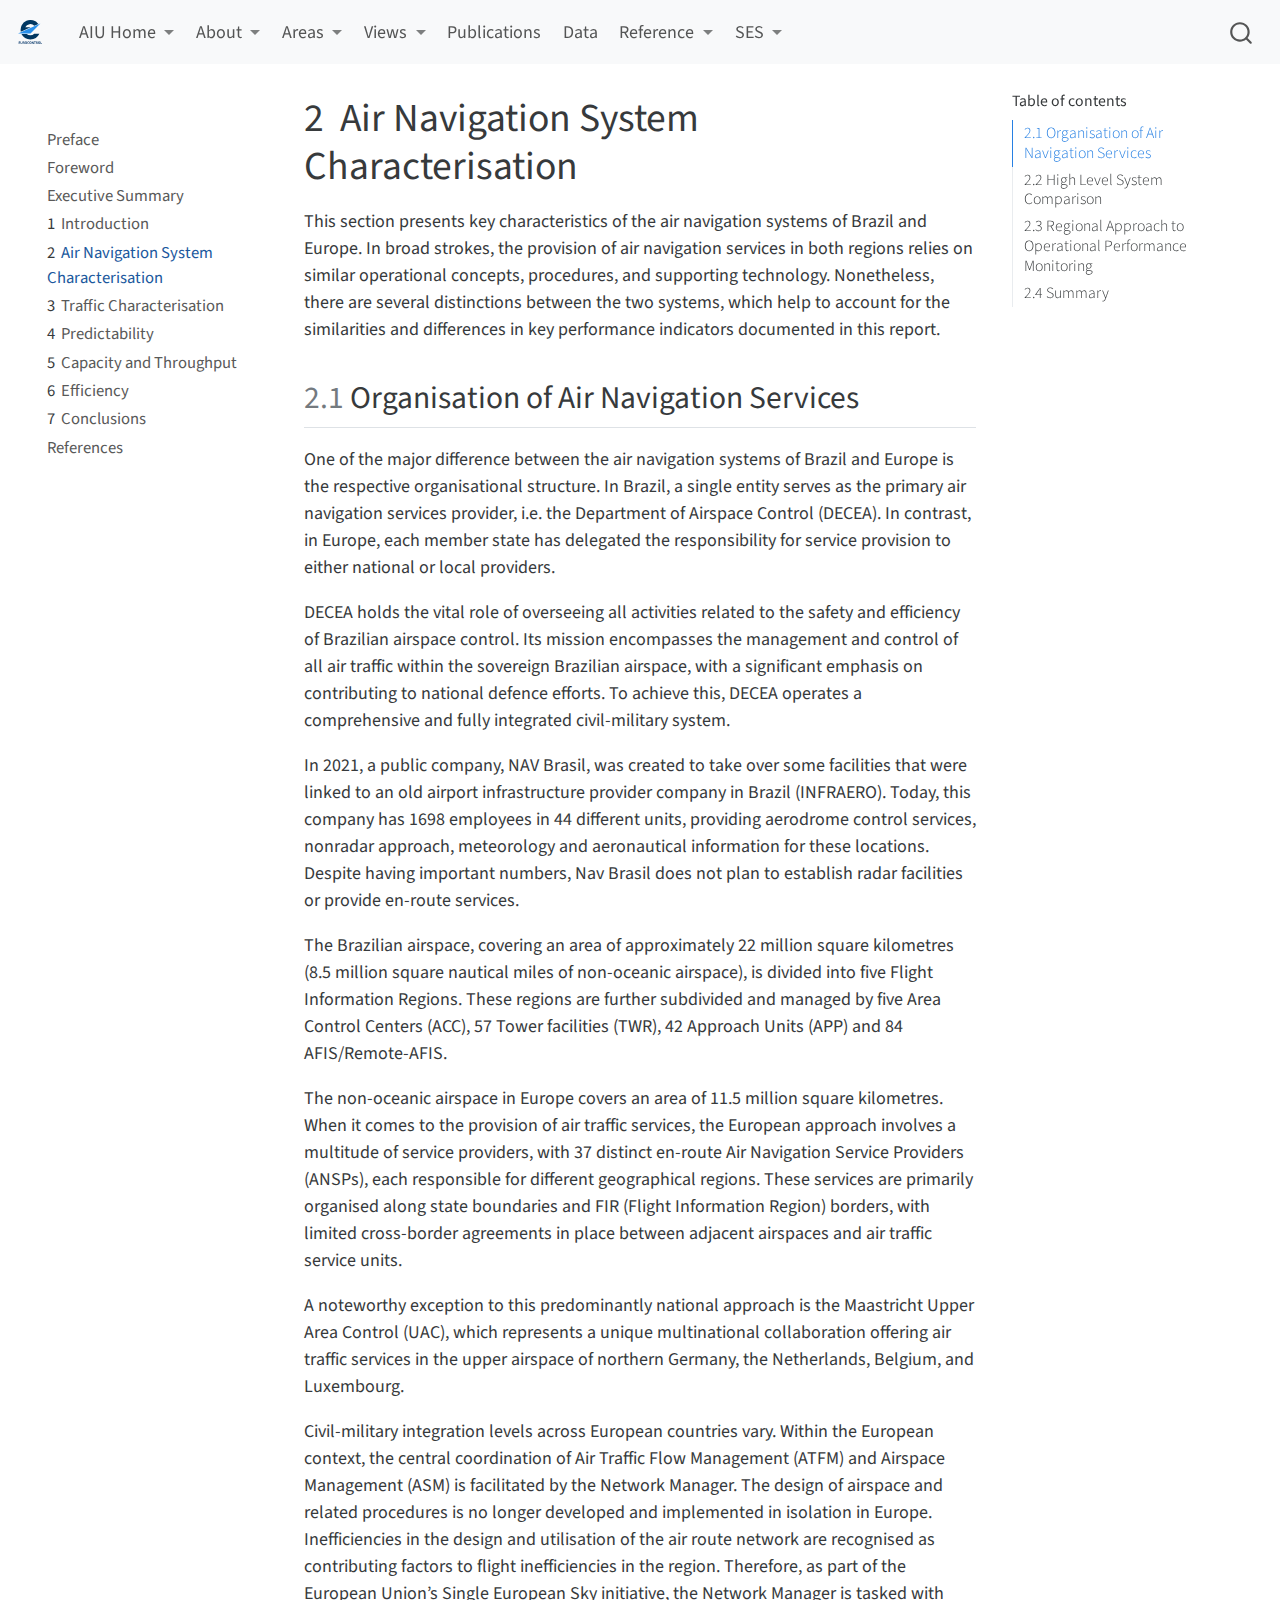
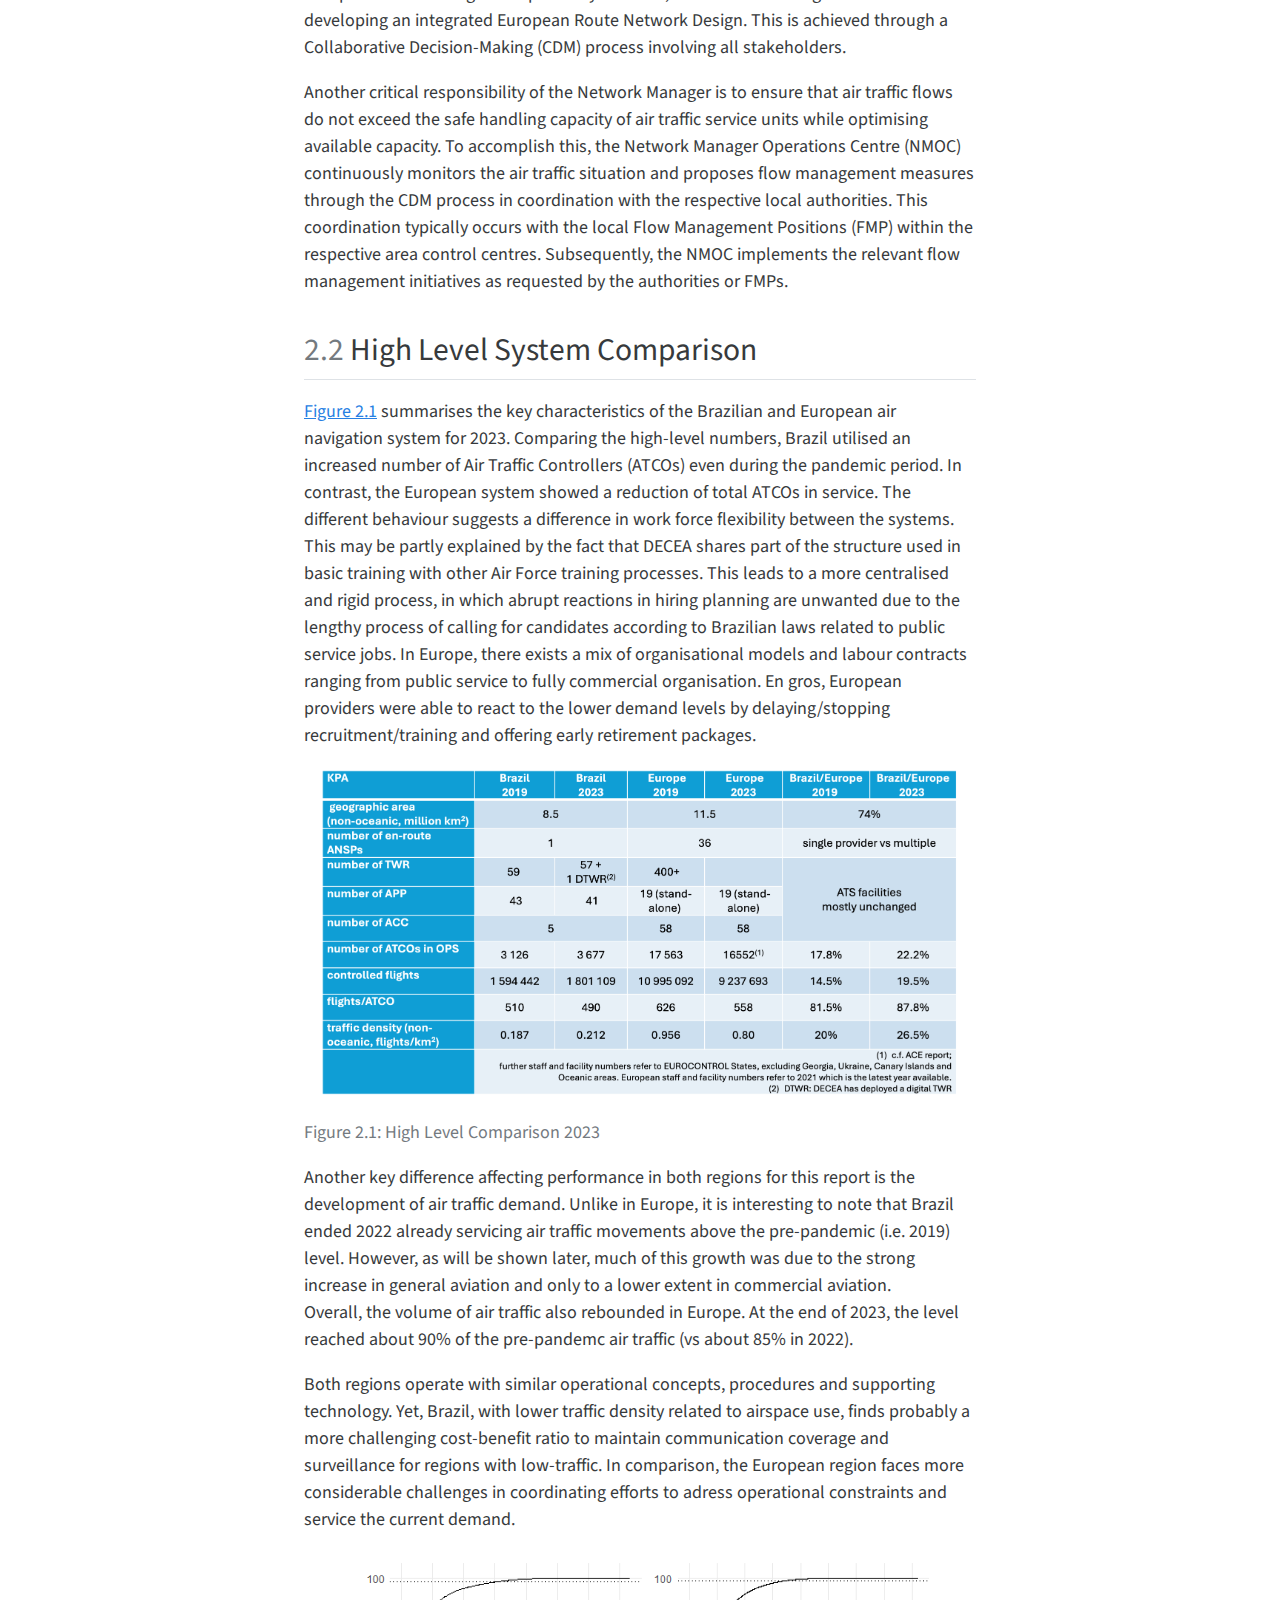
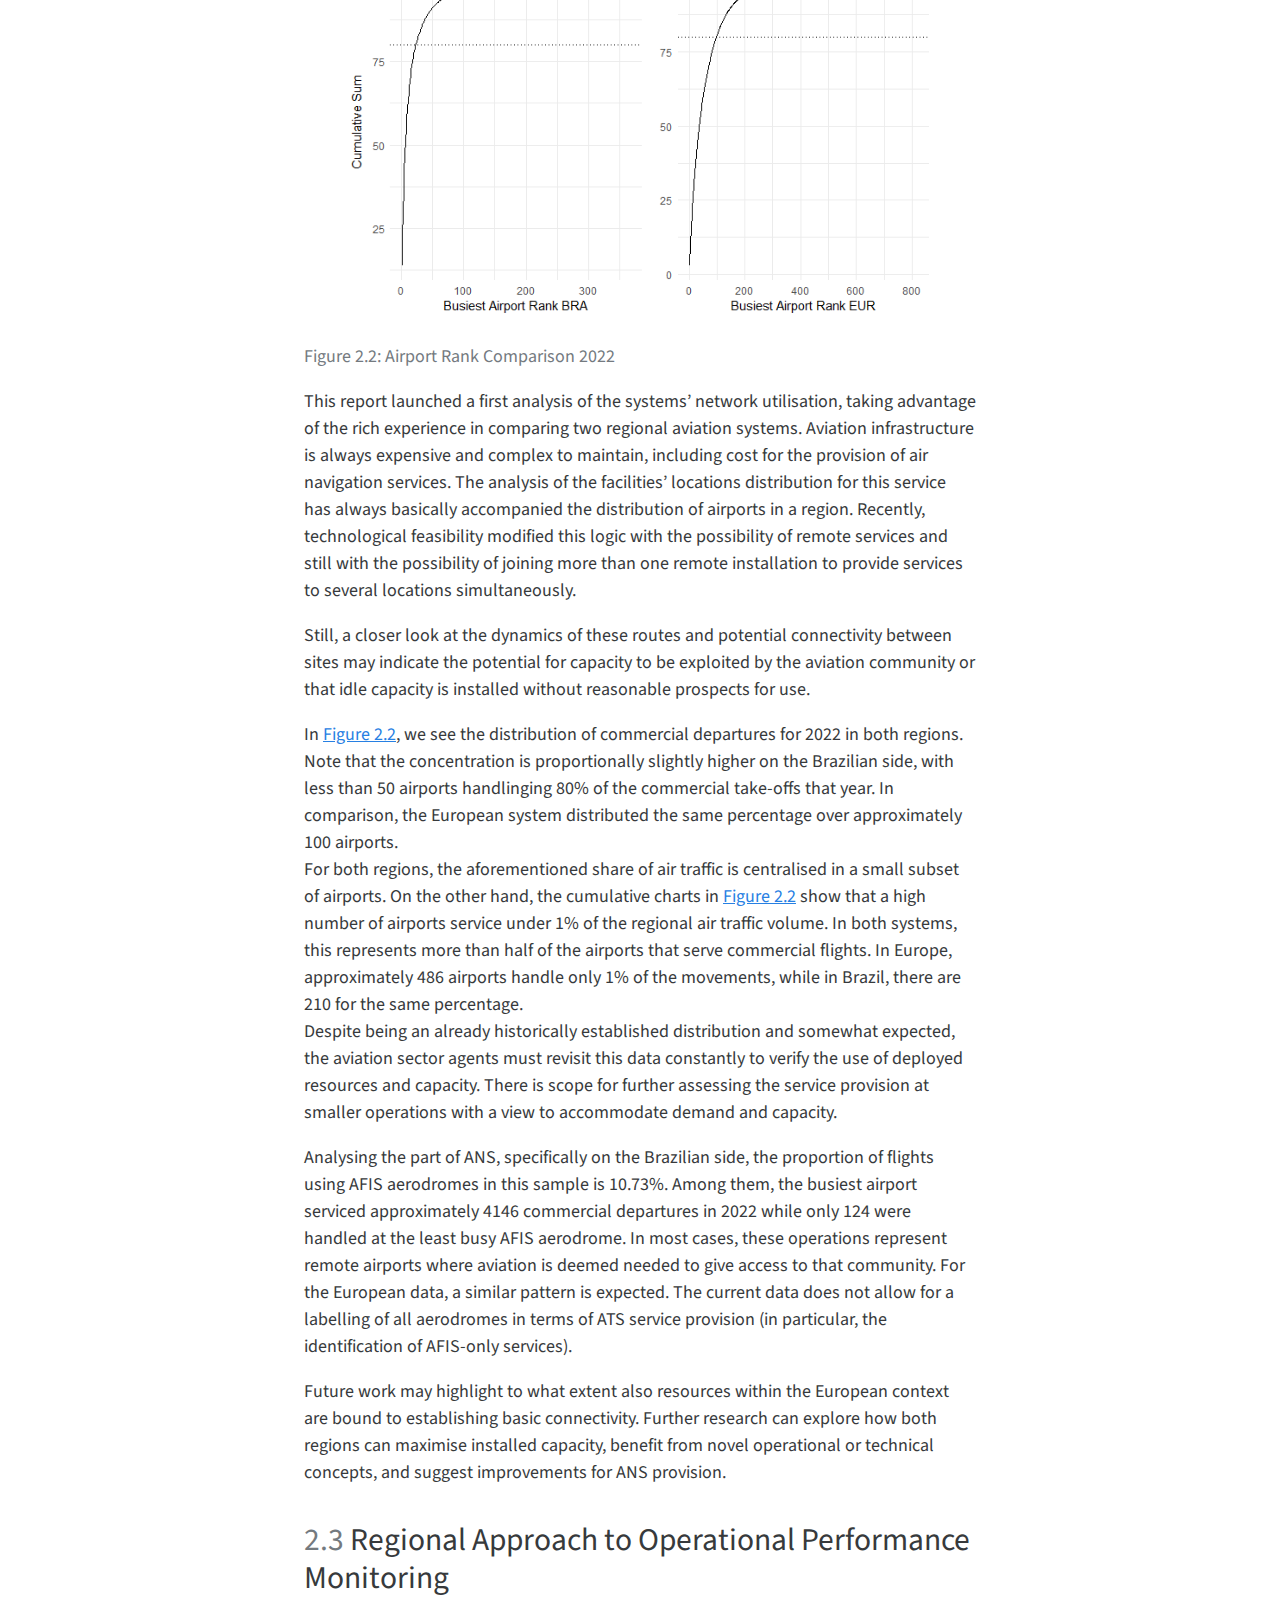
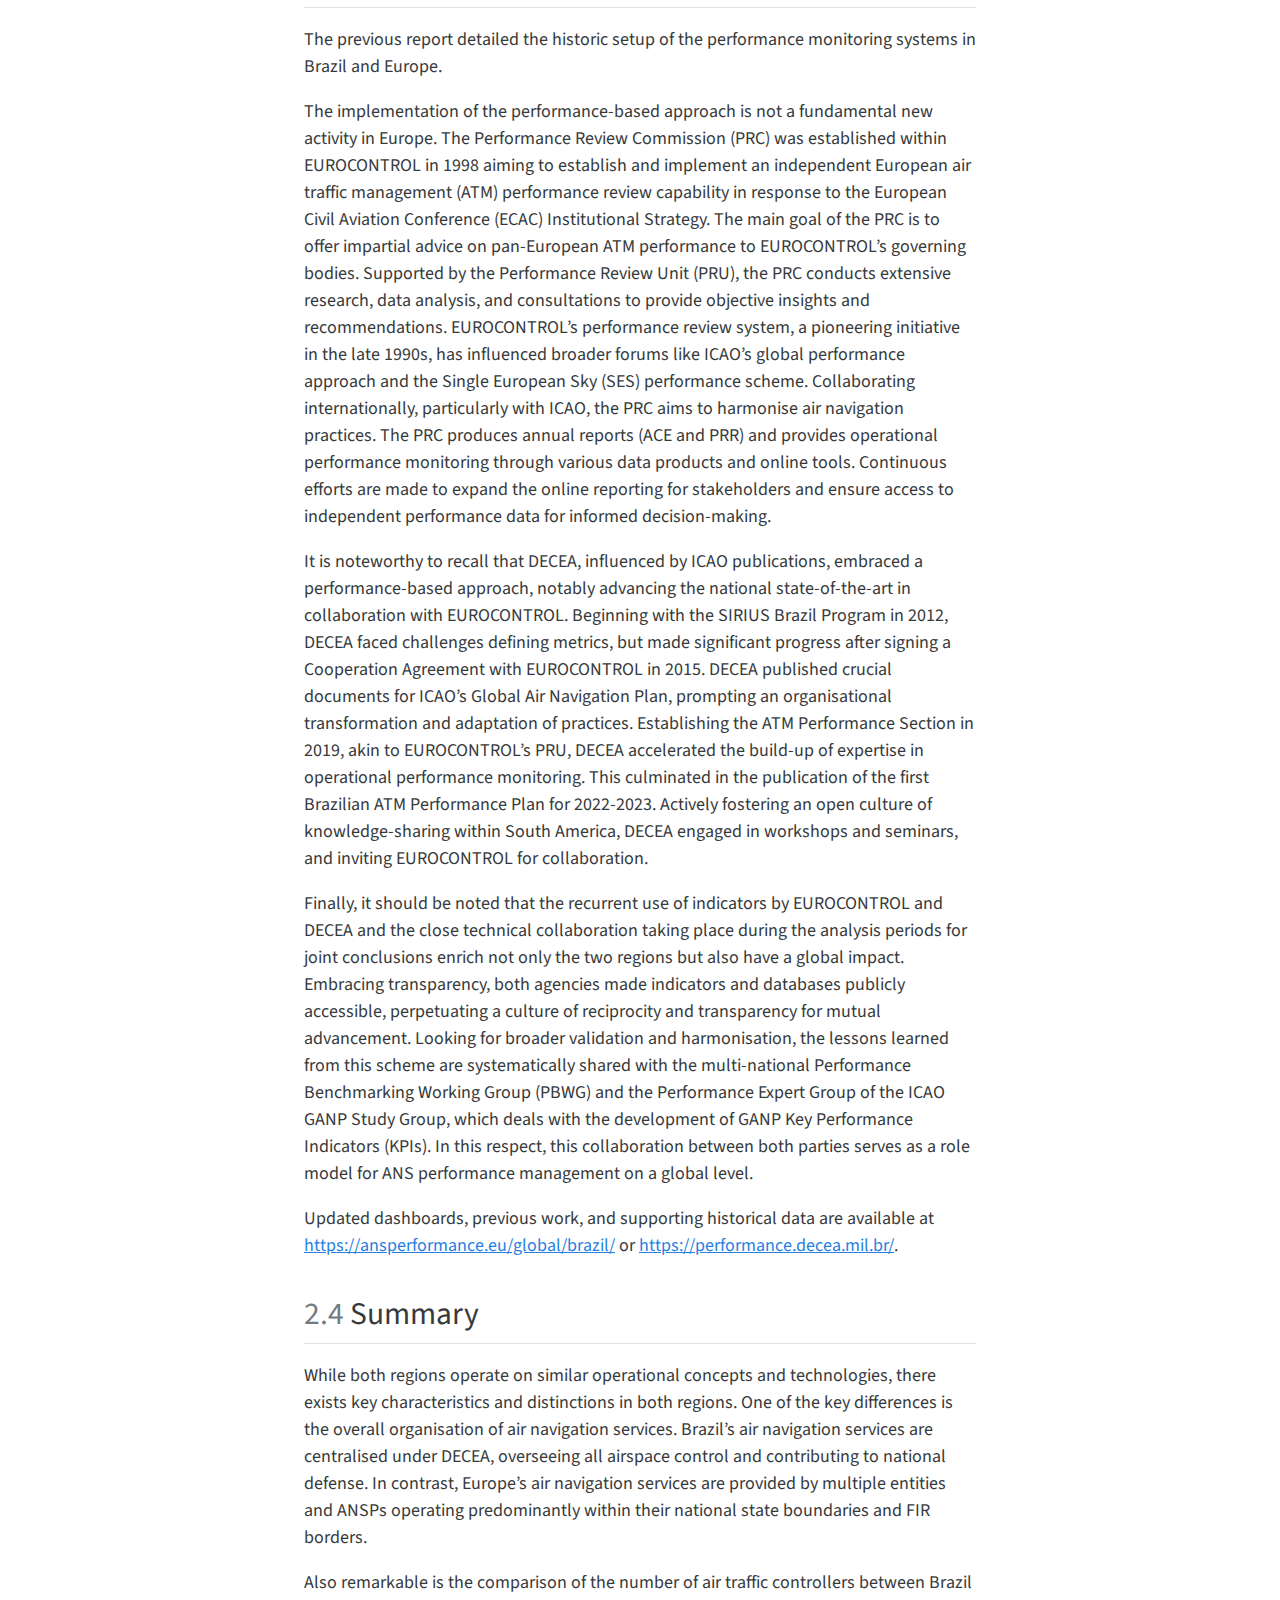
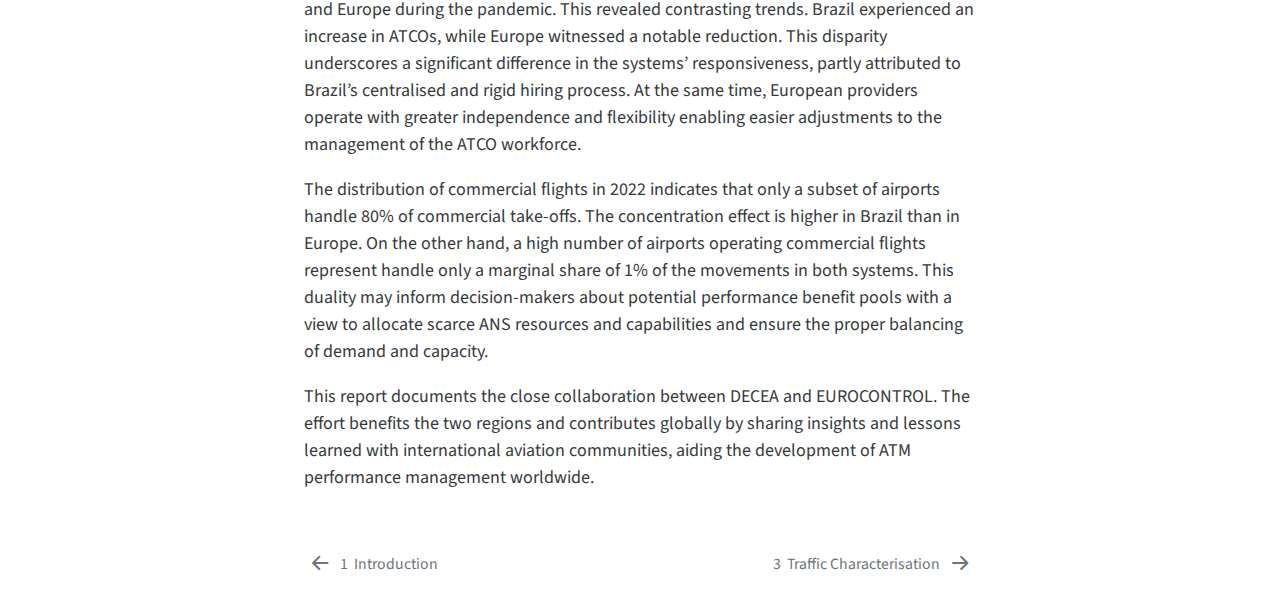
<file: docs/02-system_overview.html>
<!DOCTYPE html>
<html xmlns="http://www.w3.org/1999/xhtml" lang="en" xml:lang="en"><head>

<meta charset="utf-8">
<meta name="generator" content="quarto-1.2.335">

<meta name="viewport" content="width=device-width, initial-scale=1.0, user-scalable=yes">


<title>Operational Comparison of ANS Performance in Brazil and Europe - 2&nbsp; Air Navigation System Characterisation</title>
<style>
code{white-space: pre-wrap;}
span.smallcaps{font-variant: small-caps;}
div.columns{display: flex; gap: min(4vw, 1.5em);}
div.column{flex: auto; overflow-x: auto;}
div.hanging-indent{margin-left: 1.5em; text-indent: -1.5em;}
ul.task-list{list-style: none;}
ul.task-list li input[type="checkbox"] {
  width: 0.8em;
  margin: 0 0.8em 0.2em -1.6em;
  vertical-align: middle;
}
</style>


<script src="site_libs/quarto-nav/quarto-nav.js"></script>
<script src="site_libs/quarto-nav/headroom.min.js"></script>
<script src="site_libs/clipboard/clipboard.min.js"></script>
<script src="site_libs/quarto-search/autocomplete.umd.js"></script>
<script src="site_libs/quarto-search/fuse.min.js"></script>
<script src="site_libs/quarto-search/quarto-search.js"></script>
<meta name="quarto:offset" content="./">
<link href="./03-traffic_characterisation.html" rel="next">
<link href="./01-intro.html" rel="prev">
<script src="site_libs/quarto-html/quarto.js"></script>
<script src="site_libs/quarto-html/popper.min.js"></script>
<script src="site_libs/quarto-html/tippy.umd.min.js"></script>
<script src="site_libs/quarto-html/anchor.min.js"></script>
<link href="site_libs/quarto-html/tippy.css" rel="stylesheet">
<link href="site_libs/quarto-html/quarto-syntax-highlighting.css" rel="stylesheet" id="quarto-text-highlighting-styles">
<script src="site_libs/bootstrap/bootstrap.min.js"></script>
<link href="site_libs/bootstrap/bootstrap-icons.css" rel="stylesheet">
<link href="site_libs/bootstrap/bootstrap.min.css" rel="stylesheet" id="quarto-bootstrap" data-mode="light">
<script id="quarto-search-options" type="application/json">{
  "location": "navbar",
  "copy-button": false,
  "collapse-after": 3,
  "panel-placement": "end",
  "type": "overlay",
  "limit": 20,
  "language": {
    "search-no-results-text": "No results",
    "search-matching-documents-text": "matching documents",
    "search-copy-link-title": "Copy link to search",
    "search-hide-matches-text": "Hide additional matches",
    "search-more-match-text": "more match in this document",
    "search-more-matches-text": "more matches in this document",
    "search-clear-button-title": "Clear",
    "search-detached-cancel-button-title": "Cancel",
    "search-submit-button-title": "Submit"
  }
}</script>


</head>

<body class="nav-sidebar floating nav-fixed">

<div id="quarto-search-results"></div>
  <header id="quarto-header" class="headroom fixed-top">
    <nav class="navbar navbar-expand-lg navbar-dark ">
      <div class="navbar-container container-fluid">
      <div class="navbar-brand-container">
    <a href="./index.html" class="navbar-brand navbar-brand-logo">
    <img src="./media/EUROCONTROL-logo-standard-rgb.svg" alt="" class="navbar-logo">
    </a>
  </div>
          <button class="navbar-toggler" type="button" data-bs-toggle="collapse" data-bs-target="#navbarCollapse" aria-controls="navbarCollapse" aria-expanded="false" aria-label="Toggle navigation" onclick="if (window.quartoToggleHeadroom) { window.quartoToggleHeadroom(); }">
  <span class="navbar-toggler-icon"></span>
</button>
          <div class="collapse navbar-collapse" id="navbarCollapse">
            <ul class="navbar-nav navbar-nav-scroll me-auto">
  <li class="nav-item dropdown ">
    <a class="nav-link dropdown-toggle" href="#" id="nav-menu-aiu-home" role="button" data-bs-toggle="dropdown" aria-expanded="false">
 <span class="menu-text">AIU Home</span>
    </a>
    <ul class="dropdown-menu" aria-labelledby="nav-menu-aiu-home">    
        <li>
    <a class="dropdown-item" href="https://ansperformance.eu"><i class="bi bi-house-fill" role="img">
</i> 
 <span class="dropdown-text"><strong>Home</strong></span></a>
  </li>  
        <li>
    <a class="dropdown-item" href="https://ansperformance.eu/traffic/">
 <span class="dropdown-text"><i class="fas fa-plane-departure"></i> <strong>Traffic</strong></span></a>
  </li>  
        <li>
    <a class="dropdown-item" href="https://www.eurocontrol.int/Economics/DailyTrafficVariation-States.html"><i class="bi bi-arrow-return-right" role="img">
</i> 
 <span class="dropdown-text"> Daily Traffic Dashboard</span></a>
  </li>  
        <li>
    <a class="dropdown-item" href="https://ansperformance.eu/traffic/statfor/"><i class="bi bi-arrow-return-right" role="img">
</i> 
 <span class="dropdown-text">Traffic Forecast</span></a>
  </li>  
        <li>
    <a class="dropdown-item" href="https://ansperformance.eu/efficiency/">
 <span class="dropdown-text"><i class="fas fa-leaf"></i> <strong>Efficiency &amp; Environment</strong></span></a>
  </li>  
        <li>
    <a class="dropdown-item" href="https://ansperformance.eu/efficiency/emissions/"><i class="bi bi-arrow-return-right" role="img">
</i> 
 <span class="dropdown-text">CO<sub>2</sub> emissions</span></a>
  </li>  
        <li>
    <a class="dropdown-item" href="https://ansperformance.eu/efficiency/hfe/"><i class="bi bi-arrow-return-right" role="img">
</i> 
 <span class="dropdown-text">Horizontal Flight Efficiency</span></a>
  </li>  
        <li>
    <a class="dropdown-item" href="https://ansperformance.eu/efficiency/vfe/"><i class="bi bi-arrow-return-right" role="img">
</i> 
 <span class="dropdown-text">Vertical Flight Efficiency</span></a>
  </li>  
        <li>
    <a class="dropdown-item" href="https://ansperformance.eu/efficiency/asma/"><i class="bi bi-arrow-return-right" role="img">
</i> 
 <span class="dropdown-text">Terminal Holdings</span></a>
  </li>  
        <li>
    <a class="dropdown-item" href="https://ansperformance.eu/efficiency/taxiout/"><i class="bi bi-arrow-return-right" role="img">
</i> 
 <span class="dropdown-text">Taxi-out</span></a>
  </li>  
        <li>
    <a class="dropdown-item" href="https://ansperformance.eu/economics/">
 <span class="dropdown-text"><i class="fas fa-euro-sign"></i> <strong>Economics</strong></span></a>
  </li>  
        <li>
    <a class="dropdown-item" href="https://www.eurocontrol.int/ServiceUnits/Dashboard/EnRouteMainDashboard.html"><i class="bi bi-arrow-return-right" role="img">
</i> 
 <span class="dropdown-text">Service Units</span></a>
  </li>  
        <li>
    <a class="dropdown-item" href="https://www.eurocontrol.int/ServiceUnits/Dashboard/EnRouteUnitRates.html"><i class="bi bi-arrow-return-right" role="img">
</i> 
 <span class="dropdown-text">Unit Rates and Costs</span></a>
  </li>  
        <li>
    <a class="dropdown-item" href="https://ansperformance.eu/ACE/"><i class="bi bi-arrow-return-right" role="img">
</i> 
 <span class="dropdown-text">ATM Cost Effectiveness</span></a>
  </li>  
        <li>
    <a class="dropdown-item" href="https://ansperformance.eu/economics/finance/"><i class="bi bi-arrow-return-right" role="img">
</i> 
 <span class="dropdown-text">ANSPs Financial Situation</span></a>
  </li>  
        <li>
    <a class="dropdown-item" href="https://ansperformance.eu/economics/cba/"><i class="bi bi-arrow-return-right" role="img">
</i> 
 <span class="dropdown-text">CBA</span></a>
  </li>  
        <li>
    <a class="dropdown-item" href="https://ansperformance.eu/dashboard/stakeholder/">
 <span class="dropdown-text"><i class="fas fa-user-friends"></i> <strong>Stakeholder views</strong></span></a>
  </li>  
        <li>
    <a class="dropdown-item" href="https://ansperformance.eu/airport/"><i class="bi bi-arrow-return-right" role="img">
</i> 
 <span class="dropdown-text">Airport View</span></a>
  </li>  
        <li>
    <a class="dropdown-item" href="https://ansperformance.eu/ansp/"><i class="bi bi-arrow-return-right" role="img">
</i> 
 <span class="dropdown-text">ANSP View</span></a>
  </li>  
        <li>
    <a class="dropdown-item" href="https://ansperformance.eu/dashboard/stakeholder/fab/"><i class="bi bi-arrow-return-right" role="img">
</i> 
 <span class="dropdown-text">FAB View</span></a>
  </li>  
        <li>
    <a class="dropdown-item" href="https://ansperformance.eu/dashboard/stakeholder/state/"><i class="bi bi-arrow-return-right" role="img">
</i> 
 <span class="dropdown-text">State View</span></a>
  </li>  
        <li>
    <a class="dropdown-item" href="https://ansperformance.eu/publications/">
 <span class="dropdown-text"><i class="fas fa-book"></i> <strong>Publications</strong></span></a>
  </li>  
        <li>
    <a class="dropdown-item" href="https://ansperformance.eu/data/"><i class="bi bi-arrow-return-right" role="img">
</i> 
 <span class="dropdown-text">Data</span></a>
  </li>  
        <li>
    <a class="dropdown-item" href="https://ansperformance.eu/reference/">
 <span class="dropdown-text"><i class="fas fa-hands-helping"></i> <strong>Reference</strong></span></a>
  </li>  
        <li class="dropdown-header"><i class="fas fa-external-link-alt"></i> <strong>External</strong></li>
        <li>
    <a class="dropdown-item" href="https://www.eurocontrol.int/prudata/dashboard/"><i class="bi bi-arrow-return-right" role="img">
</i> 
 <span class="dropdown-text">Single European Sky Portal</span></a>
  </li>  
        <li>
    <a class="dropdown-item" href="https://www4.icao.int/ganpportal/"><i class="bi bi-arrow-return-right" role="img">
</i> 
 <span class="dropdown-text">ICAO GANP</span></a>
  </li>  
    </ul>
  </li>
  <li class="nav-item dropdown ">
    <a class="nav-link dropdown-toggle" href="#" id="nav-menu-about" role="button" data-bs-toggle="dropdown" aria-expanded="false">
 <span class="menu-text">About</span>
    </a>
    <ul class="dropdown-menu" aria-labelledby="nav-menu-about">    
        <li>
    <a class="dropdown-item" href="https://ansperformance.eu/about/prc/">
 <span class="dropdown-text">About the PRC</span></a>
  </li>  
        <li>
    <a class="dropdown-item" href="https://ansperformance.eu/about/us/">
 <span class="dropdown-text">About the PRU</span></a>
  </li>  
        <li>
    <a class="dropdown-item" href="https://ansperformance.eu/post/">
 <span class="dropdown-text">Release notes</span></a>
  </li>  
        <li>
    <a class="dropdown-item" href="https://ansperformance.eu/about/disclaimer/">
 <span class="dropdown-text">Disclaimer</span></a>
  </li>  
    </ul>
  </li>
  <li class="nav-item dropdown ">
    <a class="nav-link dropdown-toggle" href="#" id="nav-menu-areas" role="button" data-bs-toggle="dropdown" aria-expanded="false">
 <span class="menu-text">Areas</span>
    </a>
    <ul class="dropdown-menu" aria-labelledby="nav-menu-areas">    
        <li>
    <a class="dropdown-item" href="https://ansperformance.eu/traffic/">
 <span class="dropdown-text">Traffic</span></a>
  </li>  
        <li>
    <a class="dropdown-item" href="https://ansperformance.eu/capacity/">
 <span class="dropdown-text">Capacity &amp; delays</span></a>
  </li>  
        <li>
    <a class="dropdown-item" href="https://ansperformance.eu/efficiency/">
 <span class="dropdown-text">Efficiency &amp; environment</span></a>
  </li>  
        <li>
    <a class="dropdown-item" href="https://ansperformance.eu/economics/">
 <span class="dropdown-text">Economics</span></a>
  </li>  
    </ul>
  </li>
  <li class="nav-item dropdown ">
    <a class="nav-link dropdown-toggle" href="#" id="nav-menu-views" role="button" data-bs-toggle="dropdown" aria-expanded="false">
 <span class="menu-text">Views</span>
    </a>
    <ul class="dropdown-menu" aria-labelledby="nav-menu-views">    
        <li>
    <a class="dropdown-item" href="https://ansperformance.eu/dashboard/stakeholder/airport/">
 <span class="dropdown-text">Airports</span></a>
  </li>  
        <li>
    <a class="dropdown-item" href="https://ansperformance.eu/ansp/">
 <span class="dropdown-text">Air Navigation Service Provider</span></a>
  </li>  
        <li>
    <a class="dropdown-item" href="https://ansperformance.eu/fab/">
 <span class="dropdown-text">Functional Airspace Block</span></a>
  </li>  
        <li>
    <a class="dropdown-item" href="https://ansperformance.eu/dashboard/stakeholder/state/">
 <span class="dropdown-text">State</span></a>
  </li>  
    </ul>
  </li>
  <li class="nav-item">
    <a class="nav-link" href="https://ansperformance.eu/publications/">
 <span class="menu-text">Publications</span></a>
  </li>  
  <li class="nav-item">
    <a class="nav-link" href="https://ansperformance.eu/data/">
 <span class="menu-text">Data</span></a>
  </li>  
  <li class="nav-item dropdown ">
    <a class="nav-link dropdown-toggle" href="#" id="nav-menu-reference" role="button" data-bs-toggle="dropdown" aria-expanded="false">
 <span class="menu-text">Reference</span>
    </a>
    <ul class="dropdown-menu" aria-labelledby="nav-menu-reference">    
        <li>
    <a class="dropdown-item" href="https://ansperformance.eu/data/">
 <span class="dropdown-text">Data downloads</span></a>
  </li>  
        <li>
    <a class="dropdown-item" href="https://ansperformance.eu/definition/">
 <span class="dropdown-text">Definitions</span></a>
  </li>  
        <li>
    <a class="dropdown-item" href="https://ansperformance.eu/methodology/">
 <span class="dropdown-text">Methodology</span></a>
  </li>  
        <li>
    <a class="dropdown-item" href="https://ansperformance.eu/acronym/">
 <span class="dropdown-text">Acronyms</span></a>
  </li>  
        <li>
    <a class="dropdown-item" href="https://ansperformance.eu/bibliography/">
 <span class="dropdown-text">Bibliography</span></a>
  </li>  
        <li><hr class="dropdown-divider"></li>
        <li>
    <a class="dropdown-item" href="https://www4.icao.int/ganpportal/">
 <span class="dropdown-text"><i class="fas fa-xs fa-external-link-alt"></i> ICAO GANP</span></a>
  </li>  
    </ul>
  </li>
  <li class="nav-item dropdown ">
    <a class="nav-link dropdown-toggle" href="#" id="nav-menu-ses" role="button" data-bs-toggle="dropdown" aria-expanded="false">
 <span class="menu-text">SES</span>
    </a>
    <ul class="dropdown-menu" aria-labelledby="nav-menu-ses">    
        <li>
    <a class="dropdown-item" href="https://www.eurocontrol.int/prudata/dashboard/">
 <span class="dropdown-text"><i class="fas fa-xs fa-external-link-alt"></i> Single European Sky (SES) Portal</span></a>
  </li>  
    </ul>
  </li>
</ul>
              <div id="quarto-search" class="" title="Search"></div>
          </div> <!-- /navcollapse -->
      </div> <!-- /container-fluid -->
    </nav>
  <nav class="quarto-secondary-nav" data-bs-toggle="collapse" data-bs-target="#quarto-sidebar" aria-controls="quarto-sidebar" aria-expanded="false" aria-label="Toggle sidebar navigation" onclick="if (window.quartoToggleHeadroom) { window.quartoToggleHeadroom(); }">
    <div class="container-fluid d-flex justify-content-between">
      <h1 class="quarto-secondary-nav-title"><span class="chapter-number">2</span>&nbsp; <span class="chapter-title">Air Navigation System Characterisation</span></h1>
      <button type="button" class="quarto-btn-toggle btn" aria-label="Show secondary navigation">
        <i class="bi bi-chevron-right"></i>
      </button>
    </div>
  </nav>
</header>
<!-- content -->
<div id="quarto-content" class="quarto-container page-columns page-rows-contents page-layout-article page-navbar">
<!-- sidebar -->
  <nav id="quarto-sidebar" class="sidebar collapse sidebar-navigation floating overflow-auto">
      <div class="mt-2 flex-shrink-0 align-items-center">
        <div class="sidebar-search">
        <div id="quarto-search" class="" title="Search"></div>
        </div>
      </div>
    <div class="sidebar-menu-container"> 
    <ul class="list-unstyled mt-1">
        <li class="sidebar-item">
  <div class="sidebar-item-container"> 
  <a href="./index.html" class="sidebar-item-text sidebar-link">Preface</a>
  </div>
</li>
        <li class="sidebar-item">
  <div class="sidebar-item-container"> 
  <a href="./00_foreword.html" class="sidebar-item-text sidebar-link">Foreword</a>
  </div>
</li>
        <li class="sidebar-item">
  <div class="sidebar-item-container"> 
  <a href="./00-executive-summary.html" class="sidebar-item-text sidebar-link">Executive Summary</a>
  </div>
</li>
        <li class="sidebar-item">
  <div class="sidebar-item-container"> 
  <a href="./01-intro.html" class="sidebar-item-text sidebar-link"><span class="chapter-number">1</span>&nbsp; <span class="chapter-title">Introduction</span></a>
  </div>
</li>
        <li class="sidebar-item">
  <div class="sidebar-item-container"> 
  <a href="./02-system_overview.html" class="sidebar-item-text sidebar-link active"><span class="chapter-number">2</span>&nbsp; <span class="chapter-title">Air Navigation System Characterisation</span></a>
  </div>
</li>
        <li class="sidebar-item">
  <div class="sidebar-item-container"> 
  <a href="./03-traffic_characterisation.html" class="sidebar-item-text sidebar-link"><span class="chapter-number">3</span>&nbsp; <span class="chapter-title">Traffic Characterisation</span></a>
  </div>
</li>
        <li class="sidebar-item">
  <div class="sidebar-item-container"> 
  <a href="./04-predictability.html" class="sidebar-item-text sidebar-link"><span class="chapter-number">4</span>&nbsp; <span class="chapter-title">Predictability</span></a>
  </div>
</li>
        <li class="sidebar-item">
  <div class="sidebar-item-container"> 
  <a href="./05-capacity_and_throughput.html" class="sidebar-item-text sidebar-link"><span class="chapter-number">5</span>&nbsp; <span class="chapter-title">Capacity and Throughput</span></a>
  </div>
</li>
        <li class="sidebar-item">
  <div class="sidebar-item-container"> 
  <a href="./06-efficiency.html" class="sidebar-item-text sidebar-link"><span class="chapter-number">6</span>&nbsp; <span class="chapter-title">Efficiency</span></a>
  </div>
</li>
        <li class="sidebar-item">
  <div class="sidebar-item-container"> 
  <a href="./08-conclusions.html" class="sidebar-item-text sidebar-link"><span class="chapter-number">7</span>&nbsp; <span class="chapter-title">Conclusions</span></a>
  </div>
</li>
        <li class="sidebar-item">
  <div class="sidebar-item-container"> 
  <a href="./99-references.html" class="sidebar-item-text sidebar-link">References</a>
  </div>
</li>
    </ul>
    </div>
</nav>
<!-- margin-sidebar -->
    <div id="quarto-margin-sidebar" class="sidebar margin-sidebar">
        <nav id="TOC" role="doc-toc" class="toc-active">
    <h2 id="toc-title">Table of contents</h2>
   
  <ul>
  <li><a href="#organisation-of-air-navigation-services" id="toc-organisation-of-air-navigation-services" class="nav-link active" data-scroll-target="#organisation-of-air-navigation-services"><span class="toc-section-number">2.1</span>  Organisation of Air Navigation Services</a></li>
  <li><a href="#high-level-system-comparison" id="toc-high-level-system-comparison" class="nav-link" data-scroll-target="#high-level-system-comparison"><span class="toc-section-number">2.2</span>  High Level System Comparison</a></li>
  <li><a href="#regional-approach-to-operational-performance-monitoring" id="toc-regional-approach-to-operational-performance-monitoring" class="nav-link" data-scroll-target="#regional-approach-to-operational-performance-monitoring"><span class="toc-section-number">2.3</span>  Regional Approach to Operational Performance Monitoring</a></li>
  <li><a href="#summary" id="toc-summary" class="nav-link" data-scroll-target="#summary"><span class="toc-section-number">2.4</span>  Summary</a></li>
  </ul>
</nav>
    </div>
<!-- main -->
<main class="content" id="quarto-document-content">

<header id="title-block-header" class="quarto-title-block default">
<div class="quarto-title">
<h1 class="title d-none d-lg-block"><span class="chapter-number">2</span>&nbsp; <span class="chapter-title">Air Navigation System Characterisation</span></h1>
</div>



<div class="quarto-title-meta">

    
  
    
  </div>
  

</header>

<p>This section presents key characteristics of the air navigation systems of Brazil and Europe. In broad strokes, the provision of air navigation services in both regions relies on similar operational concepts, procedures, and supporting technology. Nonetheless, there are several distinctions between the two systems, which help to account for the similarities and differences in key performance indicators documented in this report.</p>
<section id="organisation-of-air-navigation-services" class="level2" data-number="2.1">
<h2 data-number="2.1" class="anchored" data-anchor-id="organisation-of-air-navigation-services"><span class="header-section-number">2.1</span> Organisation of Air Navigation Services</h2>
<p>One of the major difference between the air navigation systems of Brazil and Europe is the respective organisational structure. In Brazil, a single entity serves as the primary air navigation services provider, i.e.&nbsp;the Department of Airspace Control (DECEA). In contrast, in Europe, each member state has delegated the responsibility for service provision to either national or local providers.</p>
<p>DECEA holds the vital role of overseeing all activities related to the safety and efficiency of Brazilian airspace control. Its mission encompasses the management and control of all air traffic within the sovereign Brazilian airspace, with a significant emphasis on contributing to national defence efforts. To achieve this, DECEA operates a comprehensive and fully integrated civil-military system.</p>
<p>In 2021, a public company, NAV Brasil, was created to take over some facilities that were linked to an old airport infrastructure provider company in Brazil (INFRAERO). Today, this company has 1698 employees in 44 different units, providing aerodrome control services, nonradar approach, meteorology and aeronautical information for these locations. Despite having important numbers, Nav Brasil does not plan to establish radar facilities or provide en-route services.</p>
<p>The Brazilian airspace, covering an area of approximately 22 million square kilometres (8.5 million square nautical miles of non-oceanic airspace), is divided into five Flight Information Regions. These regions are further subdivided and managed by five Area Control Centers (ACC), 57 Tower facilities (TWR), 42 Approach Units (APP) and 84 AFIS/Remote-AFIS.</p>
<p>The non-oceanic airspace in Europe covers an area of 11.5 million square kilometres. When it comes to the provision of air traffic services, the European approach involves a multitude of service providers, with 37 distinct en-route Air Navigation Service Providers (ANSPs), each responsible for different geographical regions. These services are primarily organised along state boundaries and FIR (Flight Information Region) borders, with limited cross-border agreements in place between adjacent airspaces and air traffic service units.</p>
<p>A noteworthy exception to this predominantly national approach is the Maastricht Upper Area Control (UAC), which represents a unique multinational collaboration offering air traffic services in the upper airspace of northern Germany, the Netherlands, Belgium, and Luxembourg.</p>
<p>Civil-military integration levels across European countries vary. Within the European context, the central coordination of Air Traffic Flow Management (ATFM) and Airspace Management (ASM) is facilitated by the Network Manager. The design of airspace and related procedures is no longer developed and implemented in isolation in Europe. Inefficiencies in the design and utilisation of the air route network are recognised as contributing factors to flight inefficiencies in the region. Therefore, as part of the European Union’s Single European Sky initiative, the Network Manager is tasked with developing an integrated European Route Network Design. This is achieved through a Collaborative Decision-Making (CDM) process involving all stakeholders.</p>
<p>Another critical responsibility of the Network Manager is to ensure that air traffic flows do not exceed the safe handling capacity of air traffic service units while optimising available capacity. To accomplish this, the Network Manager Operations Centre (NMOC) continuously monitors the air traffic situation and proposes flow management measures through the CDM process in coordination with the respective local authorities. This coordination typically occurs with the local Flow Management Positions (FMP) within the respective area control centres. Subsequently, the NMOC implements the relevant flow management initiatives as requested by the authorities or FMPs.</p>
</section>
<section id="high-level-system-comparison" class="level2" data-number="2.2">
<h2 data-number="2.2" class="anchored" data-anchor-id="high-level-system-comparison"><span class="header-section-number">2.2</span> High Level System Comparison</h2>
<p><a href="#fig-HLC2022">Figure&nbsp;<span>2.1</span></a> summarises the key characteristics of the Brazilian and European air navigation system for 2023. Comparing the high-level numbers, Brazil utilised an increased number of Air Traffic Controllers (ATCOs) even during the pandemic period. In contrast, the European system showed a reduction of total ATCOs in service. The different behaviour suggests a difference in work force flexibility between the systems. This may be partly explained by the fact that DECEA shares part of the structure used in basic training with other Air Force training processes. This leads to a more centralised and rigid process, in which abrupt reactions in hiring planning are unwanted due to the lengthy process of calling for candidates according to Brazilian laws related to public service jobs. In Europe, there exists a mix of organisational models and labour contracts ranging from public service to fully commercial organisation. En gros, European providers were able to react to the lower demand levels by delaying/stopping recruitment/training and offering early retirement packages.</p>

<!-- Note: this table is imported from powerpoint - check for figures-handmade.pptx in ./figures -->
<div class="cell">
<div class="cell-output-display">
<div id="fig-HLC2022" class="quarto-figure quarto-figure-center anchored">
<figure class="figure">
<p><img src="./figures/HLC-table.png" class="img-fluid figure-img" style="width:95.0%"></p>
<p></p><figcaption class="figure-caption">Figure&nbsp;2.1: High Level Comparison 2023</figcaption><p></p>
</figure>
</div>
</div>
</div>
<p>Another key difference affecting performance in both regions for this report is the development of air traffic demand. Unlike in Europe, it is interesting to note that Brazil ended 2022 already servicing air traffic movements above the pre-pandemic (i.e.&nbsp;2019) level. However, as will be shown later, much of this growth was due to the strong increase in general aviation and only to a lower extent in commercial aviation.<br>
Overall, the volume of air traffic also rebounded in Europe. At the end of 2023, the level reached about 90% of the pre-pandemc air traffic (vs about 85% in 2022).</p>
<p>Both regions operate with similar operational concepts, procedures and supporting technology. Yet, Brazil, with lower traffic density related to airspace use, finds probably a more challenging cost-benefit ratio to maintain communication coverage and surveillance for regions with low-traffic. In comparison, the European region faces more considerable challenges in coordinating efforts to adress operational constraints and service the current demand.</p>
<div class="cell">
<div class="cell-output-display">
<div id="fig-Apt-Rank-Comparison2022" class="quarto-figure quarto-figure-center anchored">
<figure class="figure">
<p><img src="./figures/p_cumsum_tot.png" class="img-fluid figure-img" style="width:90.0%"></p>
<p></p><figcaption class="figure-caption">Figure&nbsp;2.2: Airport Rank Comparison 2022</figcaption><p></p>
</figure>
</div>
</div>
</div>
<p>This report launched a first analysis of the systems’ network utilisation, taking advantage of the rich experience in comparing two regional aviation systems. Aviation infrastructure is always expensive and complex to maintain, including cost for the provision of air navigation services. The analysis of the facilities’ locations distribution for this service has always basically accompanied the distribution of airports in a region. Recently, technological feasibility modified this logic with the possibility of remote services and still with the possibility of joining more than one remote installation to provide services to several locations simultaneously.</p>
<p>Still, a closer look at the dynamics of these routes and potential connectivity between sites may indicate the potential for capacity to be exploited by the aviation community or that idle capacity is installed without reasonable prospects for use.</p>
<p>In <a href="#fig-Apt-Rank-Comparison2022">Figure&nbsp;<span>2.2</span></a>, we see the distribution of commercial departures for 2022 in both regions. Note that the concentration is proportionally slightly higher on the Brazilian side, with less than 50 airports handlinging 80% of the commercial take-offs that year. In comparison, the European system distributed the same percentage over approximately 100 airports.<br>
For both regions, the aforementioned share of air traffic is centralised in a small subset of airports. On the other hand, the cumulative charts in <a href="#fig-Apt-Rank-Comparison2022">Figure&nbsp;<span>2.2</span></a> show that a high number of airports service under 1% of the regional air traffic volume. In both systems, this represents more than half of the airports that serve commercial flights. In Europe, approximately 486 airports handle only 1% of the movements, while in Brazil, there are 210 for the same percentage.<br>
Despite being an already historically established distribution and somewhat expected, the aviation sector agents must revisit this data constantly to verify the use of deployed resources and capacity. There is scope for further assessing the service provision at smaller operations with a view to accommodate demand and capacity.</p>
<p>Analysing the part of ANS, specifically on the Brazilian side, the proportion of flights using AFIS aerodromes in this sample is 10.73%. Among them, the busiest airport serviced approximately 4146 commercial departures in 2022 while only 124 were handled at the least busy AFIS aerodrome. In most cases, these operations represent remote airports where aviation is deemed needed to give access to that community. For the European data, a similar pattern is expected. The current data does not allow for a labelling of all aerodromes in terms of ATS service provision (in particular, the identification of AFIS-only services).</p>
<p>Future work may highlight to what extent also resources within the European context are bound to establishing basic connectivity. Further research can explore how both regions can maximise installed capacity, benefit from novel operational or technical concepts, and suggest improvements for ANS provision.</p>
</section>
<section id="regional-approach-to-operational-performance-monitoring" class="level2" data-number="2.3">
<h2 data-number="2.3" class="anchored" data-anchor-id="regional-approach-to-operational-performance-monitoring"><span class="header-section-number">2.3</span> Regional Approach to Operational Performance Monitoring</h2>
<p>The previous report detailed the historic setup of the performance monitoring systems in Brazil and Europe.</p>
<p>The implementation of the performance-based approach is not a fundamental new activity in Europe. The Performance Review Commission (PRC) was established within EUROCONTROL in 1998 aiming to establish and implement an independent European air traffic management (ATM) performance review capability in response to the European Civil Aviation Conference (ECAC) Institutional Strategy. The main goal of the PRC is to offer impartial advice on pan-European ATM performance to EUROCONTROL’s governing bodies. Supported by the Performance Review Unit (PRU), the PRC conducts extensive research, data analysis, and consultations to provide objective insights and recommendations. EUROCONTROL’s performance review system, a pioneering initiative in the late 1990s, has influenced broader forums like ICAO’s global performance approach and the Single European Sky (SES) performance scheme. Collaborating internationally, particularly with ICAO, the PRC aims to harmonise air navigation practices. The PRC produces annual reports (ACE and PRR) and provides operational performance monitoring through various data products and online tools. Continuous efforts are made to expand the online reporting for stakeholders and ensure access to independent performance data for informed decision-making.</p>
<p>It is noteworthy to recall that DECEA, influenced by ICAO publications, embraced a performance-based approach, notably advancing the national state-of-the-art in collaboration with EUROCONTROL. Beginning with the SIRIUS Brazil Program in 2012, DECEA faced challenges defining metrics, but made significant progress after signing a Cooperation Agreement with EUROCONTROL in 2015. DECEA published crucial documents for ICAO’s Global Air Navigation Plan, prompting an organisational transformation and adaptation of practices. Establishing the ATM Performance Section in 2019, akin to EUROCONTROL’s PRU, DECEA accelerated the build-up of expertise in operational performance monitoring. This culminated in the publication of the first Brazilian ATM Performance Plan for 2022-2023. Actively fostering an open culture of knowledge-sharing within South America, DECEA engaged in workshops and seminars, and inviting EUROCONTROL for collaboration.</p>
<p>Finally, it should be noted that the recurrent use of indicators by EUROCONTROL and DECEA and the close technical collaboration taking place during the analysis periods for joint conclusions enrich not only the two regions but also have a global impact. Embracing transparency, both agencies made indicators and databases publicly accessible, perpetuating a culture of reciprocity and transparency for mutual advancement. Looking for broader validation and harmonisation, the lessons learned from this scheme are systematically shared with the multi-national Performance Benchmarking Working Group (PBWG) and the Performance Expert Group of the ICAO GANP Study Group, which deals with the development of GANP Key Performance Indicators (KPIs). In this respect, this collaboration between both parties serves as a role model for ANS performance management on a global level.</p>
<p>Updated dashboards, previous work, and supporting historical data are available at <a href="https://ansperformance.eu/global/brazil/" class="uri">https://ansperformance.eu/global/brazil/</a> or <a href="https://performance.decea.mil.br/" class="uri">https://performance.decea.mil.br/</a>.</p>
</section>
<section id="summary" class="level2" data-number="2.4">
<h2 data-number="2.4" class="anchored" data-anchor-id="summary"><span class="header-section-number">2.4</span> Summary</h2>
<p>While both regions operate on similar operational concepts and technologies, there exists key characteristics and distinctions in both regions. One of the key differences is the overall organisation of air navigation services. Brazil’s air navigation services are centralised under DECEA, overseeing all airspace control and contributing to national defense. In contrast, Europe’s air navigation services are provided by multiple entities and ANSPs operating predominantly within their national state boundaries and FIR borders.</p>
<p>Also remarkable is the comparison of the number of air traffic controllers between Brazil and Europe during the pandemic. This revealed contrasting trends. Brazil experienced an increase in ATCOs, while Europe witnessed a notable reduction. This disparity underscores a significant difference in the systems’ responsiveness, partly attributed to Brazil’s centralised and rigid hiring process. At the same time, European providers operate with greater independence and flexibility enabling easier adjustments to the management of the ATCO workforce.</p>
<p>The distribution of commercial flights in 2022 indicates that only a subset of airports handle 80% of commercial take-offs. The concentration effect is higher in Brazil than in Europe. On the other hand, a high number of airports operating commercial flights represent handle only a marginal share of 1% of the movements in both systems. This duality may inform decision-makers about potential performance benefit pools with a view to allocate scarce ANS resources and capabilities and ensure the proper balancing of demand and capacity.</p>
<p>This report documents the close collaboration between DECEA and EUROCONTROL. The effort benefits the two regions and contributes globally by sharing insights and lessons learned with international aviation communities, aiding the development of ATM performance management worldwide.</p>


</section>

</main> <!-- /main -->
<script id="quarto-html-after-body" type="application/javascript">
window.document.addEventListener("DOMContentLoaded", function (event) {
  const toggleBodyColorMode = (bsSheetEl) => {
    const mode = bsSheetEl.getAttribute("data-mode");
    const bodyEl = window.document.querySelector("body");
    if (mode === "dark") {
      bodyEl.classList.add("quarto-dark");
      bodyEl.classList.remove("quarto-light");
    } else {
      bodyEl.classList.add("quarto-light");
      bodyEl.classList.remove("quarto-dark");
    }
  }
  const toggleBodyColorPrimary = () => {
    const bsSheetEl = window.document.querySelector("link#quarto-bootstrap");
    if (bsSheetEl) {
      toggleBodyColorMode(bsSheetEl);
    }
  }
  toggleBodyColorPrimary();  
  const icon = "";
  const anchorJS = new window.AnchorJS();
  anchorJS.options = {
    placement: 'right',
    icon: icon
  };
  anchorJS.add('.anchored');
  const clipboard = new window.ClipboardJS('.code-copy-button', {
    target: function(trigger) {
      return trigger.previousElementSibling;
    }
  });
  clipboard.on('success', function(e) {
    // button target
    const button = e.trigger;
    // don't keep focus
    button.blur();
    // flash "checked"
    button.classList.add('code-copy-button-checked');
    var currentTitle = button.getAttribute("title");
    button.setAttribute("title", "Copied!");
    let tooltip;
    if (window.bootstrap) {
      button.setAttribute("data-bs-toggle", "tooltip");
      button.setAttribute("data-bs-placement", "left");
      button.setAttribute("data-bs-title", "Copied!");
      tooltip = new bootstrap.Tooltip(button, 
        { trigger: "manual", 
          customClass: "code-copy-button-tooltip",
          offset: [0, -8]});
      tooltip.show();    
    }
    setTimeout(function() {
      if (tooltip) {
        tooltip.hide();
        button.removeAttribute("data-bs-title");
        button.removeAttribute("data-bs-toggle");
        button.removeAttribute("data-bs-placement");
      }
      button.setAttribute("title", currentTitle);
      button.classList.remove('code-copy-button-checked');
    }, 1000);
    // clear code selection
    e.clearSelection();
  });
  function tippyHover(el, contentFn) {
    const config = {
      allowHTML: true,
      content: contentFn,
      maxWidth: 500,
      delay: 100,
      arrow: false,
      appendTo: function(el) {
          return el.parentElement;
      },
      interactive: true,
      interactiveBorder: 10,
      theme: 'quarto',
      placement: 'bottom-start'
    };
    window.tippy(el, config); 
  }
  const noterefs = window.document.querySelectorAll('a[role="doc-noteref"]');
  for (var i=0; i<noterefs.length; i++) {
    const ref = noterefs[i];
    tippyHover(ref, function() {
      // use id or data attribute instead here
      let href = ref.getAttribute('data-footnote-href') || ref.getAttribute('href');
      try { href = new URL(href).hash; } catch {}
      const id = href.replace(/^#\/?/, "");
      const note = window.document.getElementById(id);
      return note.innerHTML;
    });
  }
  const findCites = (el) => {
    const parentEl = el.parentElement;
    if (parentEl) {
      const cites = parentEl.dataset.cites;
      if (cites) {
        return {
          el,
          cites: cites.split(' ')
        };
      } else {
        return findCites(el.parentElement)
      }
    } else {
      return undefined;
    }
  };
  var bibliorefs = window.document.querySelectorAll('a[role="doc-biblioref"]');
  for (var i=0; i<bibliorefs.length; i++) {
    const ref = bibliorefs[i];
    const citeInfo = findCites(ref);
    if (citeInfo) {
      tippyHover(citeInfo.el, function() {
        var popup = window.document.createElement('div');
        citeInfo.cites.forEach(function(cite) {
          var citeDiv = window.document.createElement('div');
          citeDiv.classList.add('hanging-indent');
          citeDiv.classList.add('csl-entry');
          var biblioDiv = window.document.getElementById('ref-' + cite);
          if (biblioDiv) {
            citeDiv.innerHTML = biblioDiv.innerHTML;
          }
          popup.appendChild(citeDiv);
        });
        return popup.innerHTML;
      });
    }
  }
});
</script>
<nav class="page-navigation">
  <div class="nav-page nav-page-previous">
      <a href="./01-intro.html" class="pagination-link">
        <i class="bi bi-arrow-left-short"></i> <span class="nav-page-text"><span class="chapter-number">1</span>&nbsp; <span class="chapter-title">Introduction</span></span>
      </a>          
  </div>
  <div class="nav-page nav-page-next">
      <a href="./03-traffic_characterisation.html" class="pagination-link">
        <span class="nav-page-text"><span class="chapter-number">3</span>&nbsp; <span class="chapter-title">Traffic Characterisation</span></span> <i class="bi bi-arrow-right-short"></i>
      </a>
  </div>
</nav>
</div> <!-- /content -->



</body></html>
</file>
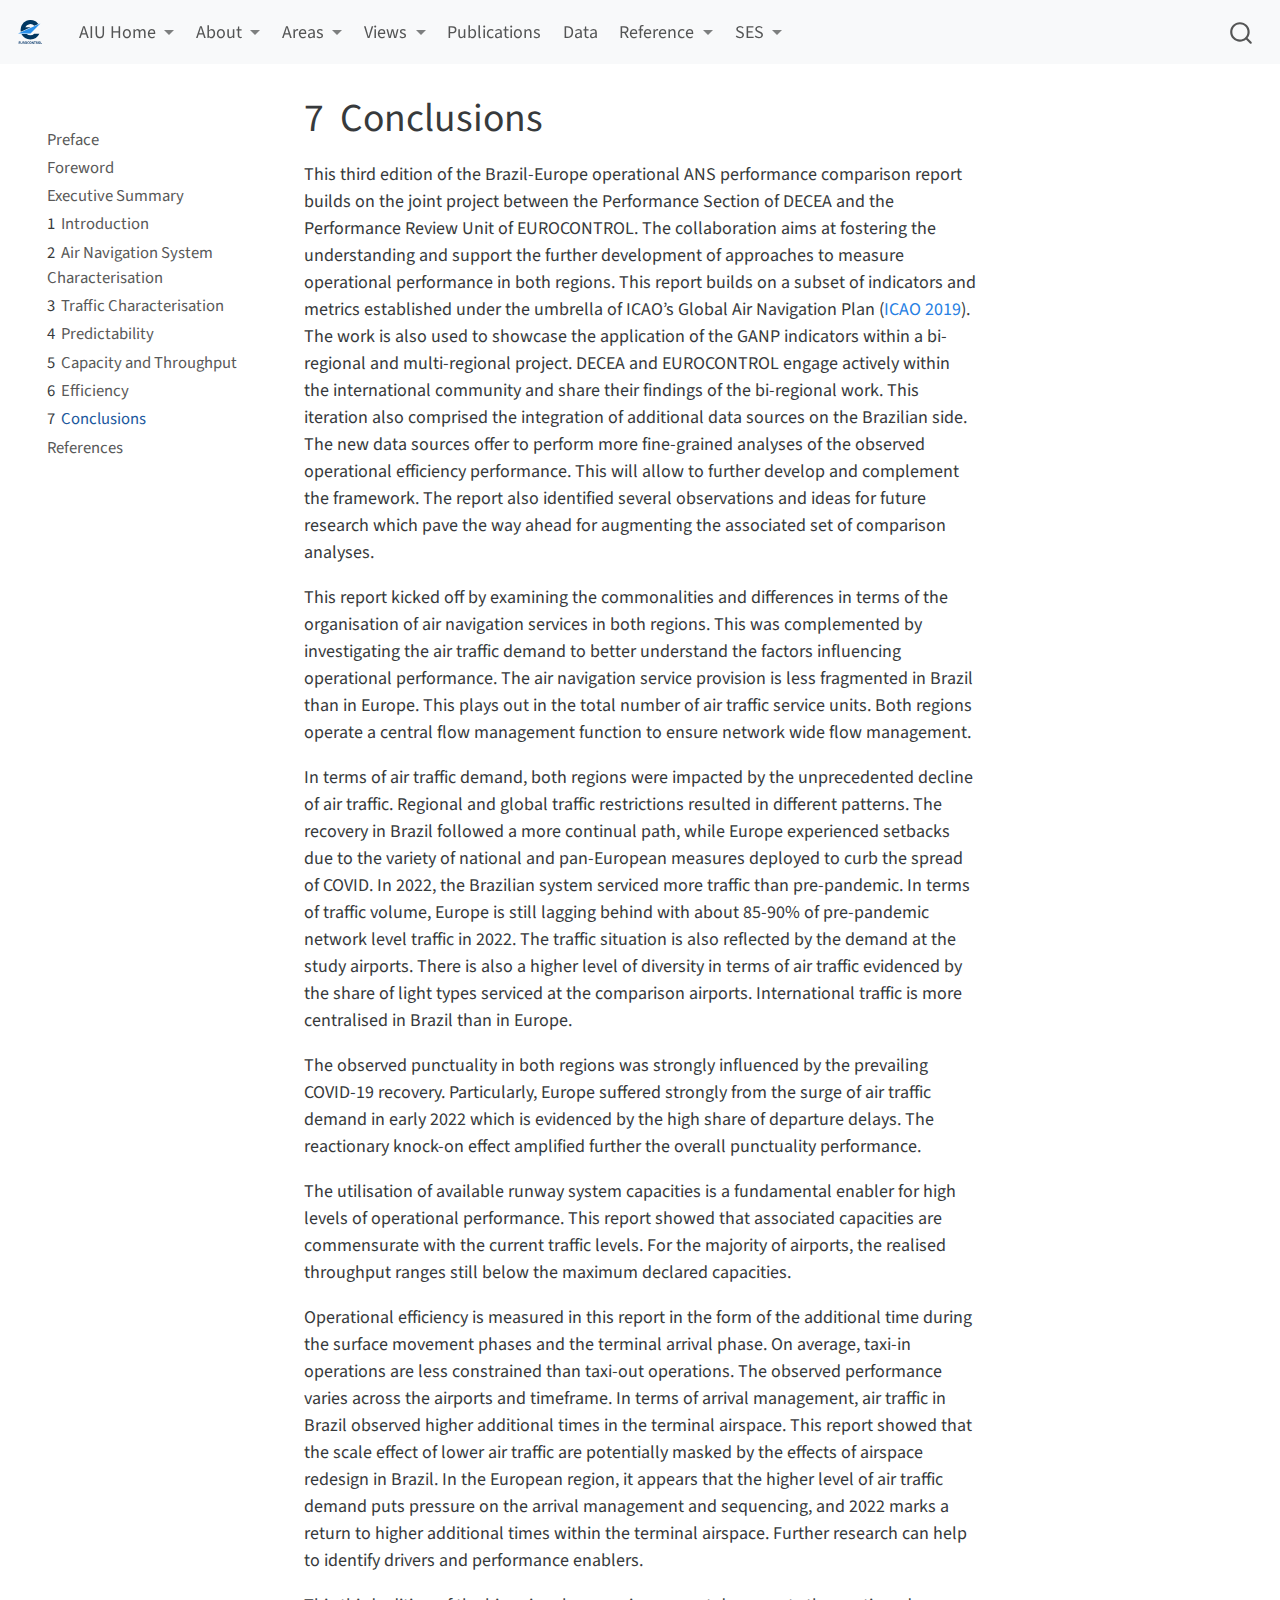
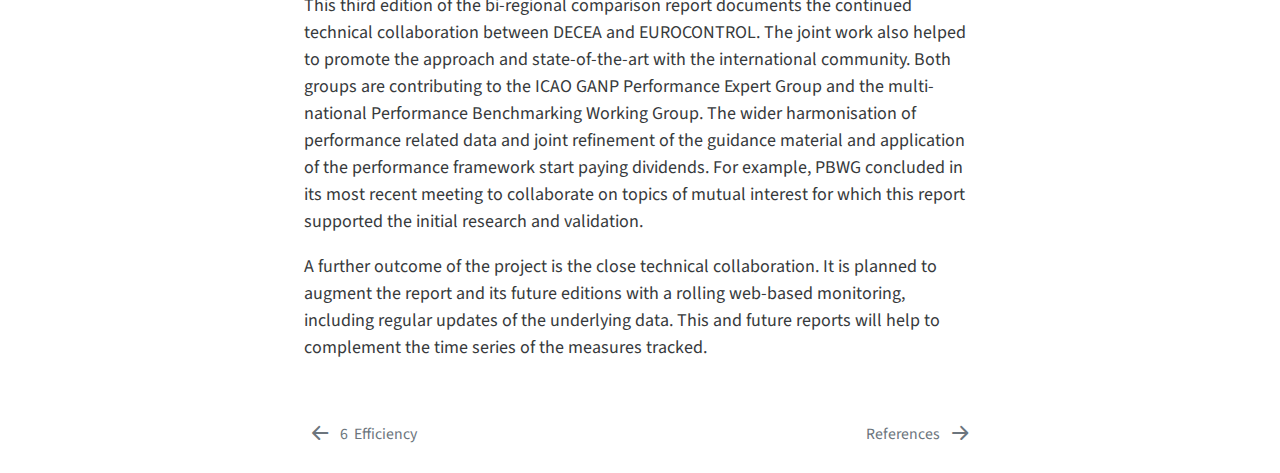
<file: docs/08-conclusions.html>
<!DOCTYPE html>
<html xmlns="http://www.w3.org/1999/xhtml" lang="en" xml:lang="en"><head>

<meta charset="utf-8">
<meta name="generator" content="quarto-1.2.335">

<meta name="viewport" content="width=device-width, initial-scale=1.0, user-scalable=yes">


<title>Operational Comparison of ANS Performance in Brazil and Europe - 7&nbsp; Conclusions</title>
<style>
code{white-space: pre-wrap;}
span.smallcaps{font-variant: small-caps;}
div.columns{display: flex; gap: min(4vw, 1.5em);}
div.column{flex: auto; overflow-x: auto;}
div.hanging-indent{margin-left: 1.5em; text-indent: -1.5em;}
ul.task-list{list-style: none;}
ul.task-list li input[type="checkbox"] {
  width: 0.8em;
  margin: 0 0.8em 0.2em -1.6em;
  vertical-align: middle;
}
div.csl-bib-body { }
div.csl-entry {
  clear: both;
}
.hanging div.csl-entry {
  margin-left:2em;
  text-indent:-2em;
}
div.csl-left-margin {
  min-width:2em;
  float:left;
}
div.csl-right-inline {
  margin-left:2em;
  padding-left:1em;
}
div.csl-indent {
  margin-left: 2em;
}
</style>


<script src="site_libs/quarto-nav/quarto-nav.js"></script>
<script src="site_libs/quarto-nav/headroom.min.js"></script>
<script src="site_libs/clipboard/clipboard.min.js"></script>
<script src="site_libs/quarto-search/autocomplete.umd.js"></script>
<script src="site_libs/quarto-search/fuse.min.js"></script>
<script src="site_libs/quarto-search/quarto-search.js"></script>
<meta name="quarto:offset" content="./">
<link href="./99-references.html" rel="next">
<link href="./06-efficiency.html" rel="prev">
<script src="site_libs/quarto-html/quarto.js"></script>
<script src="site_libs/quarto-html/popper.min.js"></script>
<script src="site_libs/quarto-html/tippy.umd.min.js"></script>
<script src="site_libs/quarto-html/anchor.min.js"></script>
<link href="site_libs/quarto-html/tippy.css" rel="stylesheet">
<link href="site_libs/quarto-html/quarto-syntax-highlighting.css" rel="stylesheet" id="quarto-text-highlighting-styles">
<script src="site_libs/bootstrap/bootstrap.min.js"></script>
<link href="site_libs/bootstrap/bootstrap-icons.css" rel="stylesheet">
<link href="site_libs/bootstrap/bootstrap.min.css" rel="stylesheet" id="quarto-bootstrap" data-mode="light">
<script id="quarto-search-options" type="application/json">{
  "location": "navbar",
  "copy-button": false,
  "collapse-after": 3,
  "panel-placement": "end",
  "type": "overlay",
  "limit": 20,
  "language": {
    "search-no-results-text": "No results",
    "search-matching-documents-text": "matching documents",
    "search-copy-link-title": "Copy link to search",
    "search-hide-matches-text": "Hide additional matches",
    "search-more-match-text": "more match in this document",
    "search-more-matches-text": "more matches in this document",
    "search-clear-button-title": "Clear",
    "search-detached-cancel-button-title": "Cancel",
    "search-submit-button-title": "Submit"
  }
}</script>


</head>

<body class="nav-sidebar floating nav-fixed">

<div id="quarto-search-results"></div>
  <header id="quarto-header" class="headroom fixed-top">
    <nav class="navbar navbar-expand-lg navbar-dark ">
      <div class="navbar-container container-fluid">
      <div class="navbar-brand-container">
    <a href="./index.html" class="navbar-brand navbar-brand-logo">
    <img src="./media/EUROCONTROL-logo-standard-rgb.svg" alt="" class="navbar-logo">
    </a>
  </div>
          <button class="navbar-toggler" type="button" data-bs-toggle="collapse" data-bs-target="#navbarCollapse" aria-controls="navbarCollapse" aria-expanded="false" aria-label="Toggle navigation" onclick="if (window.quartoToggleHeadroom) { window.quartoToggleHeadroom(); }">
  <span class="navbar-toggler-icon"></span>
</button>
          <div class="collapse navbar-collapse" id="navbarCollapse">
            <ul class="navbar-nav navbar-nav-scroll me-auto">
  <li class="nav-item dropdown ">
    <a class="nav-link dropdown-toggle" href="#" id="nav-menu-aiu-home" role="button" data-bs-toggle="dropdown" aria-expanded="false">
 <span class="menu-text">AIU Home</span>
    </a>
    <ul class="dropdown-menu" aria-labelledby="nav-menu-aiu-home">    
        <li>
    <a class="dropdown-item" href="https://ansperformance.eu"><i class="bi bi-house-fill" role="img">
</i> 
 <span class="dropdown-text"><strong>Home</strong></span></a>
  </li>  
        <li>
    <a class="dropdown-item" href="https://ansperformance.eu/traffic/">
 <span class="dropdown-text"><i class="fas fa-plane-departure"></i> <strong>Traffic</strong></span></a>
  </li>  
        <li>
    <a class="dropdown-item" href="https://www.eurocontrol.int/Economics/DailyTrafficVariation-States.html"><i class="bi bi-arrow-return-right" role="img">
</i> 
 <span class="dropdown-text"> Daily Traffic Dashboard</span></a>
  </li>  
        <li>
    <a class="dropdown-item" href="https://ansperformance.eu/traffic/statfor/"><i class="bi bi-arrow-return-right" role="img">
</i> 
 <span class="dropdown-text">Traffic Forecast</span></a>
  </li>  
        <li>
    <a class="dropdown-item" href="https://ansperformance.eu/efficiency/">
 <span class="dropdown-text"><i class="fas fa-leaf"></i> <strong>Efficiency &amp; Environment</strong></span></a>
  </li>  
        <li>
    <a class="dropdown-item" href="https://ansperformance.eu/efficiency/emissions/"><i class="bi bi-arrow-return-right" role="img">
</i> 
 <span class="dropdown-text">CO<sub>2</sub> emissions</span></a>
  </li>  
        <li>
    <a class="dropdown-item" href="https://ansperformance.eu/efficiency/hfe/"><i class="bi bi-arrow-return-right" role="img">
</i> 
 <span class="dropdown-text">Horizontal Flight Efficiency</span></a>
  </li>  
        <li>
    <a class="dropdown-item" href="https://ansperformance.eu/efficiency/vfe/"><i class="bi bi-arrow-return-right" role="img">
</i> 
 <span class="dropdown-text">Vertical Flight Efficiency</span></a>
  </li>  
        <li>
    <a class="dropdown-item" href="https://ansperformance.eu/efficiency/asma/"><i class="bi bi-arrow-return-right" role="img">
</i> 
 <span class="dropdown-text">Terminal Holdings</span></a>
  </li>  
        <li>
    <a class="dropdown-item" href="https://ansperformance.eu/efficiency/taxiout/"><i class="bi bi-arrow-return-right" role="img">
</i> 
 <span class="dropdown-text">Taxi-out</span></a>
  </li>  
        <li>
    <a class="dropdown-item" href="https://ansperformance.eu/economics/">
 <span class="dropdown-text"><i class="fas fa-euro-sign"></i> <strong>Economics</strong></span></a>
  </li>  
        <li>
    <a class="dropdown-item" href="https://www.eurocontrol.int/ServiceUnits/Dashboard/EnRouteMainDashboard.html"><i class="bi bi-arrow-return-right" role="img">
</i> 
 <span class="dropdown-text">Service Units</span></a>
  </li>  
        <li>
    <a class="dropdown-item" href="https://www.eurocontrol.int/ServiceUnits/Dashboard/EnRouteUnitRates.html"><i class="bi bi-arrow-return-right" role="img">
</i> 
 <span class="dropdown-text">Unit Rates and Costs</span></a>
  </li>  
        <li>
    <a class="dropdown-item" href="https://ansperformance.eu/ACE/"><i class="bi bi-arrow-return-right" role="img">
</i> 
 <span class="dropdown-text">ATM Cost Effectiveness</span></a>
  </li>  
        <li>
    <a class="dropdown-item" href="https://ansperformance.eu/economics/finance/"><i class="bi bi-arrow-return-right" role="img">
</i> 
 <span class="dropdown-text">ANSPs Financial Situation</span></a>
  </li>  
        <li>
    <a class="dropdown-item" href="https://ansperformance.eu/economics/cba/"><i class="bi bi-arrow-return-right" role="img">
</i> 
 <span class="dropdown-text">CBA</span></a>
  </li>  
        <li>
    <a class="dropdown-item" href="https://ansperformance.eu/dashboard/stakeholder/">
 <span class="dropdown-text"><i class="fas fa-user-friends"></i> <strong>Stakeholder views</strong></span></a>
  </li>  
        <li>
    <a class="dropdown-item" href="https://ansperformance.eu/airport/"><i class="bi bi-arrow-return-right" role="img">
</i> 
 <span class="dropdown-text">Airport View</span></a>
  </li>  
        <li>
    <a class="dropdown-item" href="https://ansperformance.eu/ansp/"><i class="bi bi-arrow-return-right" role="img">
</i> 
 <span class="dropdown-text">ANSP View</span></a>
  </li>  
        <li>
    <a class="dropdown-item" href="https://ansperformance.eu/dashboard/stakeholder/fab/"><i class="bi bi-arrow-return-right" role="img">
</i> 
 <span class="dropdown-text">FAB View</span></a>
  </li>  
        <li>
    <a class="dropdown-item" href="https://ansperformance.eu/dashboard/stakeholder/state/"><i class="bi bi-arrow-return-right" role="img">
</i> 
 <span class="dropdown-text">State View</span></a>
  </li>  
        <li>
    <a class="dropdown-item" href="https://ansperformance.eu/publications/">
 <span class="dropdown-text"><i class="fas fa-book"></i> <strong>Publications</strong></span></a>
  </li>  
        <li>
    <a class="dropdown-item" href="https://ansperformance.eu/data/"><i class="bi bi-arrow-return-right" role="img">
</i> 
 <span class="dropdown-text">Data</span></a>
  </li>  
        <li>
    <a class="dropdown-item" href="https://ansperformance.eu/reference/">
 <span class="dropdown-text"><i class="fas fa-hands-helping"></i> <strong>Reference</strong></span></a>
  </li>  
        <li class="dropdown-header"><i class="fas fa-external-link-alt"></i> <strong>External</strong></li>
        <li>
    <a class="dropdown-item" href="https://www.eurocontrol.int/prudata/dashboard/"><i class="bi bi-arrow-return-right" role="img">
</i> 
 <span class="dropdown-text">Single European Sky Portal</span></a>
  </li>  
        <li>
    <a class="dropdown-item" href="https://www4.icao.int/ganpportal/"><i class="bi bi-arrow-return-right" role="img">
</i> 
 <span class="dropdown-text">ICAO GANP</span></a>
  </li>  
    </ul>
  </li>
  <li class="nav-item dropdown ">
    <a class="nav-link dropdown-toggle" href="#" id="nav-menu-about" role="button" data-bs-toggle="dropdown" aria-expanded="false">
 <span class="menu-text">About</span>
    </a>
    <ul class="dropdown-menu" aria-labelledby="nav-menu-about">    
        <li>
    <a class="dropdown-item" href="https://ansperformance.eu/about/prc/">
 <span class="dropdown-text">About the PRC</span></a>
  </li>  
        <li>
    <a class="dropdown-item" href="https://ansperformance.eu/about/us/">
 <span class="dropdown-text">About the PRU</span></a>
  </li>  
        <li>
    <a class="dropdown-item" href="https://ansperformance.eu/post/">
 <span class="dropdown-text">Release notes</span></a>
  </li>  
        <li>
    <a class="dropdown-item" href="https://ansperformance.eu/about/disclaimer/">
 <span class="dropdown-text">Disclaimer</span></a>
  </li>  
    </ul>
  </li>
  <li class="nav-item dropdown ">
    <a class="nav-link dropdown-toggle" href="#" id="nav-menu-areas" role="button" data-bs-toggle="dropdown" aria-expanded="false">
 <span class="menu-text">Areas</span>
    </a>
    <ul class="dropdown-menu" aria-labelledby="nav-menu-areas">    
        <li>
    <a class="dropdown-item" href="https://ansperformance.eu/traffic/">
 <span class="dropdown-text">Traffic</span></a>
  </li>  
        <li>
    <a class="dropdown-item" href="https://ansperformance.eu/capacity/">
 <span class="dropdown-text">Capacity &amp; delays</span></a>
  </li>  
        <li>
    <a class="dropdown-item" href="https://ansperformance.eu/efficiency/">
 <span class="dropdown-text">Efficiency &amp; environment</span></a>
  </li>  
        <li>
    <a class="dropdown-item" href="https://ansperformance.eu/economics/">
 <span class="dropdown-text">Economics</span></a>
  </li>  
    </ul>
  </li>
  <li class="nav-item dropdown ">
    <a class="nav-link dropdown-toggle" href="#" id="nav-menu-views" role="button" data-bs-toggle="dropdown" aria-expanded="false">
 <span class="menu-text">Views</span>
    </a>
    <ul class="dropdown-menu" aria-labelledby="nav-menu-views">    
        <li>
    <a class="dropdown-item" href="https://ansperformance.eu/dashboard/stakeholder/airport/">
 <span class="dropdown-text">Airports</span></a>
  </li>  
        <li>
    <a class="dropdown-item" href="https://ansperformance.eu/ansp/">
 <span class="dropdown-text">Air Navigation Service Provider</span></a>
  </li>  
        <li>
    <a class="dropdown-item" href="https://ansperformance.eu/fab/">
 <span class="dropdown-text">Functional Airspace Block</span></a>
  </li>  
        <li>
    <a class="dropdown-item" href="https://ansperformance.eu/dashboard/stakeholder/state/">
 <span class="dropdown-text">State</span></a>
  </li>  
    </ul>
  </li>
  <li class="nav-item">
    <a class="nav-link" href="https://ansperformance.eu/publications/">
 <span class="menu-text">Publications</span></a>
  </li>  
  <li class="nav-item">
    <a class="nav-link" href="https://ansperformance.eu/data/">
 <span class="menu-text">Data</span></a>
  </li>  
  <li class="nav-item dropdown ">
    <a class="nav-link dropdown-toggle" href="#" id="nav-menu-reference" role="button" data-bs-toggle="dropdown" aria-expanded="false">
 <span class="menu-text">Reference</span>
    </a>
    <ul class="dropdown-menu" aria-labelledby="nav-menu-reference">    
        <li>
    <a class="dropdown-item" href="https://ansperformance.eu/data/">
 <span class="dropdown-text">Data downloads</span></a>
  </li>  
        <li>
    <a class="dropdown-item" href="https://ansperformance.eu/definition/">
 <span class="dropdown-text">Definitions</span></a>
  </li>  
        <li>
    <a class="dropdown-item" href="https://ansperformance.eu/methodology/">
 <span class="dropdown-text">Methodology</span></a>
  </li>  
        <li>
    <a class="dropdown-item" href="https://ansperformance.eu/acronym/">
 <span class="dropdown-text">Acronyms</span></a>
  </li>  
        <li>
    <a class="dropdown-item" href="https://ansperformance.eu/bibliography/">
 <span class="dropdown-text">Bibliography</span></a>
  </li>  
        <li><hr class="dropdown-divider"></li>
        <li>
    <a class="dropdown-item" href="https://www4.icao.int/ganpportal/">
 <span class="dropdown-text"><i class="fas fa-xs fa-external-link-alt"></i> ICAO GANP</span></a>
  </li>  
    </ul>
  </li>
  <li class="nav-item dropdown ">
    <a class="nav-link dropdown-toggle" href="#" id="nav-menu-ses" role="button" data-bs-toggle="dropdown" aria-expanded="false">
 <span class="menu-text">SES</span>
    </a>
    <ul class="dropdown-menu" aria-labelledby="nav-menu-ses">    
        <li>
    <a class="dropdown-item" href="https://www.eurocontrol.int/prudata/dashboard/">
 <span class="dropdown-text"><i class="fas fa-xs fa-external-link-alt"></i> Single European Sky (SES) Portal</span></a>
  </li>  
    </ul>
  </li>
</ul>
              <div id="quarto-search" class="" title="Search"></div>
          </div> <!-- /navcollapse -->
      </div> <!-- /container-fluid -->
    </nav>
  <nav class="quarto-secondary-nav" data-bs-toggle="collapse" data-bs-target="#quarto-sidebar" aria-controls="quarto-sidebar" aria-expanded="false" aria-label="Toggle sidebar navigation" onclick="if (window.quartoToggleHeadroom) { window.quartoToggleHeadroom(); }">
    <div class="container-fluid d-flex justify-content-between">
      <h1 class="quarto-secondary-nav-title"><span class="chapter-number">7</span>&nbsp; <span class="chapter-title">Conclusions</span></h1>
      <button type="button" class="quarto-btn-toggle btn" aria-label="Show secondary navigation">
        <i class="bi bi-chevron-right"></i>
      </button>
    </div>
  </nav>
</header>
<!-- content -->
<div id="quarto-content" class="quarto-container page-columns page-rows-contents page-layout-article page-navbar">
<!-- sidebar -->
  <nav id="quarto-sidebar" class="sidebar collapse sidebar-navigation floating overflow-auto">
      <div class="mt-2 flex-shrink-0 align-items-center">
        <div class="sidebar-search">
        <div id="quarto-search" class="" title="Search"></div>
        </div>
      </div>
    <div class="sidebar-menu-container"> 
    <ul class="list-unstyled mt-1">
        <li class="sidebar-item">
  <div class="sidebar-item-container"> 
  <a href="./index.html" class="sidebar-item-text sidebar-link">Preface</a>
  </div>
</li>
        <li class="sidebar-item">
  <div class="sidebar-item-container"> 
  <a href="./00_foreword.html" class="sidebar-item-text sidebar-link">Foreword</a>
  </div>
</li>
        <li class="sidebar-item">
  <div class="sidebar-item-container"> 
  <a href="./00-executive-summary.html" class="sidebar-item-text sidebar-link">Executive Summary</a>
  </div>
</li>
        <li class="sidebar-item">
  <div class="sidebar-item-container"> 
  <a href="./01-intro.html" class="sidebar-item-text sidebar-link"><span class="chapter-number">1</span>&nbsp; <span class="chapter-title">Introduction</span></a>
  </div>
</li>
        <li class="sidebar-item">
  <div class="sidebar-item-container"> 
  <a href="./02-system_overview.html" class="sidebar-item-text sidebar-link"><span class="chapter-number">2</span>&nbsp; <span class="chapter-title">Air Navigation System Characterisation</span></a>
  </div>
</li>
        <li class="sidebar-item">
  <div class="sidebar-item-container"> 
  <a href="./03-traffic_characterisation.html" class="sidebar-item-text sidebar-link"><span class="chapter-number">3</span>&nbsp; <span class="chapter-title">Traffic Characterisation</span></a>
  </div>
</li>
        <li class="sidebar-item">
  <div class="sidebar-item-container"> 
  <a href="./04-predictability.html" class="sidebar-item-text sidebar-link"><span class="chapter-number">4</span>&nbsp; <span class="chapter-title">Predictability</span></a>
  </div>
</li>
        <li class="sidebar-item">
  <div class="sidebar-item-container"> 
  <a href="./05-capacity_and_throughput.html" class="sidebar-item-text sidebar-link"><span class="chapter-number">5</span>&nbsp; <span class="chapter-title">Capacity and Throughput</span></a>
  </div>
</li>
        <li class="sidebar-item">
  <div class="sidebar-item-container"> 
  <a href="./06-efficiency.html" class="sidebar-item-text sidebar-link"><span class="chapter-number">6</span>&nbsp; <span class="chapter-title">Efficiency</span></a>
  </div>
</li>
        <li class="sidebar-item">
  <div class="sidebar-item-container"> 
  <a href="./08-conclusions.html" class="sidebar-item-text sidebar-link active"><span class="chapter-number">7</span>&nbsp; <span class="chapter-title">Conclusions</span></a>
  </div>
</li>
        <li class="sidebar-item">
  <div class="sidebar-item-container"> 
  <a href="./99-references.html" class="sidebar-item-text sidebar-link">References</a>
  </div>
</li>
    </ul>
    </div>
</nav>
<!-- margin-sidebar -->
    <div id="quarto-margin-sidebar" class="sidebar margin-sidebar">
        
    </div>
<!-- main -->
<main class="content" id="quarto-document-content">

<header id="title-block-header" class="quarto-title-block default">
<div class="quarto-title">
<h1 class="title d-none d-lg-block"><span class="chapter-number">7</span>&nbsp; <span class="chapter-title">Conclusions</span></h1>
</div>



<div class="quarto-title-meta">

    
  
    
  </div>
  

</header>

<p>This third edition of the Brazil-Europe operational ANS performance comparison report builds on the joint project between the Performance Section of DECEA and the Performance Review Unit of EUROCONTROL. The collaboration aims at fostering the understanding and support the further development of approaches to measure operational performance in both regions. This report builds on a subset of indicators and metrics established under the umbrella of ICAO’s Global Air Navigation Plan <span class="citation" data-cites="icaodoc97502019">(<a href="99-references.html#ref-icaodoc97502019" role="doc-biblioref">ICAO 2019</a>)</span>. The work is also used to showcase the application of the GANP indicators within a bi-regional and multi-regional project. DECEA and EUROCONTROL engage actively within the international community and share their findings of the bi-regional work. This iteration also comprised the integration of additional data sources on the Brazilian side. The new data sources offer to perform more fine-grained analyses of the observed operational efficiency performance. This will allow to further develop and complement the framework. The report also identified several observations and ideas for future research which pave the way ahead for augmenting the associated set of comparison analyses.</p>
<p>This report kicked off by examining the commonalities and differences in terms of the organisation of air navigation services in both regions. This was complemented by investigating the air traffic demand to better understand the factors influencing operational performance. The air navigation service provision is less fragmented in Brazil than in Europe. This plays out in the total number of air traffic service units. Both regions operate a central flow management function to ensure network wide flow management.</p>
<!-- can we say more about controllers and airspace volume --->
<p>In terms of air traffic demand, both regions were impacted by the unprecedented decline of air traffic. Regional and global traffic restrictions resulted in different patterns. The recovery in Brazil followed a more continual path, while Europe experienced setbacks due to the variety of national and pan-European measures deployed to curb the spread of COVID. In 2022, the Brazilian system serviced more traffic than pre-pandemic. In terms of traffic volume, Europe is still lagging behind with about 85-90% of pre-pandemic network level traffic in 2022. The traffic situation is also reflected by the demand at the study airports. There is also a higher level of diversity in terms of air traffic evidenced by the share of light types serviced at the comparison airports. International traffic is more centralised in Brazil than in Europe.</p>
<p>The observed punctuality in both regions was strongly influenced by the prevailing COVID-19 recovery. Particularly, Europe suffered strongly from the surge of air traffic demand in early 2022 which is evidenced by the high share of departure delays. The reactionary knock-on effect amplified further the overall punctuality performance.</p>
<p>The utilisation of available runway system capacities is a fundamental enabler for high levels of operational performance. This report showed that associated capacities are commensurate with the current traffic levels. For the majority of airports, the realised throughput ranges still below the maximum declared capacities.</p>
<p>Operational efficiency is measured in this report in the form of the additional time during the surface movement phases and the terminal arrival phase. On average, taxi-in operations are less constrained than taxi-out operations. The observed performance varies across the airports and timeframe. In terms of arrival management, air traffic in Brazil observed higher additional times in the terminal airspace. This report showed that the scale effect of lower air traffic are potentially masked by the effects of airspace redesign in Brazil. In the European region, it appears that the higher level of air traffic demand puts pressure on the arrival management and sequencing, and 2022 marks a return to higher additional times within the terminal airspace. Further research can help to identify drivers and performance enablers.</p>
<p>This third edition of the bi-regional comparison report documents the continued technical collaboration between DECEA and EUROCONTROL. The joint work also helped to promote the approach and state-of-the-art with the international community. Both groups are contributing to the ICAO GANP Performance Expert Group and the multi-national Performance Benchmarking Working Group. The wider harmonisation of performance related data and joint refinement of the guidance material and application of the performance framework start paying dividends. For example, PBWG concluded in its most recent meeting to collaborate on topics of mutual interest for which this report supported the initial research and validation.</p>
<p>A further outcome of the project is the close technical collaboration. It is planned to augment the report and its future editions with a rolling web-based monitoring, including regular updates of the underlying data. This and future reports will help to complement the time series of the measures tracked.</p>


<div id="refs" class="references csl-bib-body hanging-indent" role="doc-bibliography" style="display: none">
<div id="ref-icaodoc97502019" class="csl-entry" role="doc-biblioentry">
ICAO. 2019. <em>Doc 9750, Capacity &amp; Efficiency, Global Air Navigation Plan 2016-2030</em>. Sixth Edition. Montreal, Canada: International Civil Aviation Organization.
</div>
</div>

</main> <!-- /main -->
<script id="quarto-html-after-body" type="application/javascript">
window.document.addEventListener("DOMContentLoaded", function (event) {
  const toggleBodyColorMode = (bsSheetEl) => {
    const mode = bsSheetEl.getAttribute("data-mode");
    const bodyEl = window.document.querySelector("body");
    if (mode === "dark") {
      bodyEl.classList.add("quarto-dark");
      bodyEl.classList.remove("quarto-light");
    } else {
      bodyEl.classList.add("quarto-light");
      bodyEl.classList.remove("quarto-dark");
    }
  }
  const toggleBodyColorPrimary = () => {
    const bsSheetEl = window.document.querySelector("link#quarto-bootstrap");
    if (bsSheetEl) {
      toggleBodyColorMode(bsSheetEl);
    }
  }
  toggleBodyColorPrimary();  
  const icon = "";
  const anchorJS = new window.AnchorJS();
  anchorJS.options = {
    placement: 'right',
    icon: icon
  };
  anchorJS.add('.anchored');
  const clipboard = new window.ClipboardJS('.code-copy-button', {
    target: function(trigger) {
      return trigger.previousElementSibling;
    }
  });
  clipboard.on('success', function(e) {
    // button target
    const button = e.trigger;
    // don't keep focus
    button.blur();
    // flash "checked"
    button.classList.add('code-copy-button-checked');
    var currentTitle = button.getAttribute("title");
    button.setAttribute("title", "Copied!");
    let tooltip;
    if (window.bootstrap) {
      button.setAttribute("data-bs-toggle", "tooltip");
      button.setAttribute("data-bs-placement", "left");
      button.setAttribute("data-bs-title", "Copied!");
      tooltip = new bootstrap.Tooltip(button, 
        { trigger: "manual", 
          customClass: "code-copy-button-tooltip",
          offset: [0, -8]});
      tooltip.show();    
    }
    setTimeout(function() {
      if (tooltip) {
        tooltip.hide();
        button.removeAttribute("data-bs-title");
        button.removeAttribute("data-bs-toggle");
        button.removeAttribute("data-bs-placement");
      }
      button.setAttribute("title", currentTitle);
      button.classList.remove('code-copy-button-checked');
    }, 1000);
    // clear code selection
    e.clearSelection();
  });
  function tippyHover(el, contentFn) {
    const config = {
      allowHTML: true,
      content: contentFn,
      maxWidth: 500,
      delay: 100,
      arrow: false,
      appendTo: function(el) {
          return el.parentElement;
      },
      interactive: true,
      interactiveBorder: 10,
      theme: 'quarto',
      placement: 'bottom-start'
    };
    window.tippy(el, config); 
  }
  const noterefs = window.document.querySelectorAll('a[role="doc-noteref"]');
  for (var i=0; i<noterefs.length; i++) {
    const ref = noterefs[i];
    tippyHover(ref, function() {
      // use id or data attribute instead here
      let href = ref.getAttribute('data-footnote-href') || ref.getAttribute('href');
      try { href = new URL(href).hash; } catch {}
      const id = href.replace(/^#\/?/, "");
      const note = window.document.getElementById(id);
      return note.innerHTML;
    });
  }
  const findCites = (el) => {
    const parentEl = el.parentElement;
    if (parentEl) {
      const cites = parentEl.dataset.cites;
      if (cites) {
        return {
          el,
          cites: cites.split(' ')
        };
      } else {
        return findCites(el.parentElement)
      }
    } else {
      return undefined;
    }
  };
  var bibliorefs = window.document.querySelectorAll('a[role="doc-biblioref"]');
  for (var i=0; i<bibliorefs.length; i++) {
    const ref = bibliorefs[i];
    const citeInfo = findCites(ref);
    if (citeInfo) {
      tippyHover(citeInfo.el, function() {
        var popup = window.document.createElement('div');
        citeInfo.cites.forEach(function(cite) {
          var citeDiv = window.document.createElement('div');
          citeDiv.classList.add('hanging-indent');
          citeDiv.classList.add('csl-entry');
          var biblioDiv = window.document.getElementById('ref-' + cite);
          if (biblioDiv) {
            citeDiv.innerHTML = biblioDiv.innerHTML;
          }
          popup.appendChild(citeDiv);
        });
        return popup.innerHTML;
      });
    }
  }
});
</script>
<nav class="page-navigation">
  <div class="nav-page nav-page-previous">
      <a href="./06-efficiency.html" class="pagination-link">
        <i class="bi bi-arrow-left-short"></i> <span class="nav-page-text"><span class="chapter-number">6</span>&nbsp; <span class="chapter-title">Efficiency</span></span>
      </a>          
  </div>
  <div class="nav-page nav-page-next">
      <a href="./99-references.html" class="pagination-link">
        <span class="nav-page-text">References</span> <i class="bi bi-arrow-right-short"></i>
      </a>
  </div>
</nav>
</div> <!-- /content -->



</body></html>
</file>
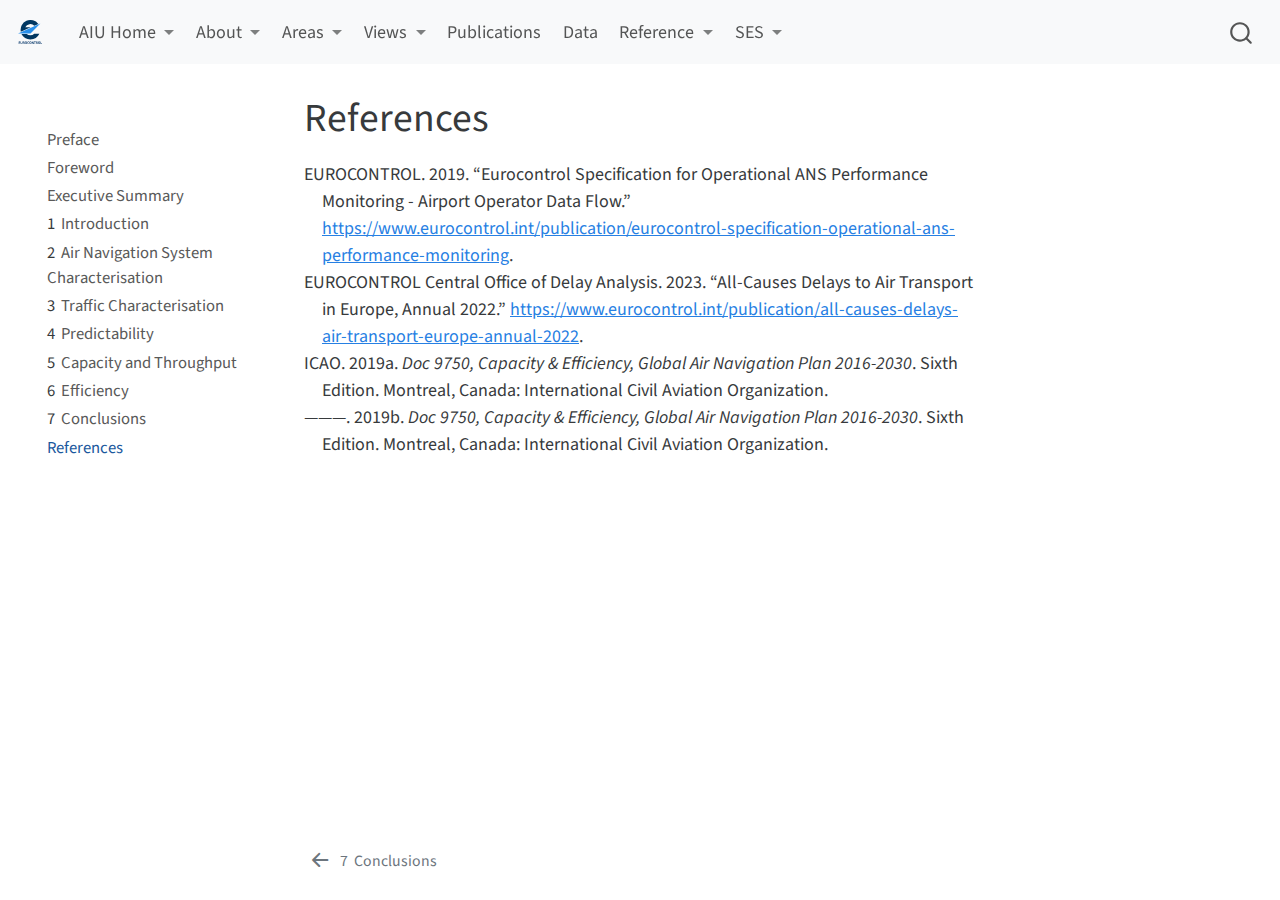
<file: docs/99-references.html>
<!DOCTYPE html>
<html xmlns="http://www.w3.org/1999/xhtml" lang="en" xml:lang="en"><head>

<meta charset="utf-8">
<meta name="generator" content="quarto-1.2.335">

<meta name="viewport" content="width=device-width, initial-scale=1.0, user-scalable=yes">


<title>Operational Comparison of ANS Performance in Brazil and Europe - References</title>
<style>
code{white-space: pre-wrap;}
span.smallcaps{font-variant: small-caps;}
div.columns{display: flex; gap: min(4vw, 1.5em);}
div.column{flex: auto; overflow-x: auto;}
div.hanging-indent{margin-left: 1.5em; text-indent: -1.5em;}
ul.task-list{list-style: none;}
ul.task-list li input[type="checkbox"] {
  width: 0.8em;
  margin: 0 0.8em 0.2em -1.6em;
  vertical-align: middle;
}
div.csl-bib-body { }
div.csl-entry {
  clear: both;
}
.hanging div.csl-entry {
  margin-left:2em;
  text-indent:-2em;
}
div.csl-left-margin {
  min-width:2em;
  float:left;
}
div.csl-right-inline {
  margin-left:2em;
  padding-left:1em;
}
div.csl-indent {
  margin-left: 2em;
}
</style>


<script src="site_libs/quarto-nav/quarto-nav.js"></script>
<script src="site_libs/quarto-nav/headroom.min.js"></script>
<script src="site_libs/clipboard/clipboard.min.js"></script>
<script src="site_libs/quarto-search/autocomplete.umd.js"></script>
<script src="site_libs/quarto-search/fuse.min.js"></script>
<script src="site_libs/quarto-search/quarto-search.js"></script>
<meta name="quarto:offset" content="./">
<link href="./08-conclusions.html" rel="prev">
<script src="site_libs/quarto-html/quarto.js"></script>
<script src="site_libs/quarto-html/popper.min.js"></script>
<script src="site_libs/quarto-html/tippy.umd.min.js"></script>
<script src="site_libs/quarto-html/anchor.min.js"></script>
<link href="site_libs/quarto-html/tippy.css" rel="stylesheet">
<link href="site_libs/quarto-html/quarto-syntax-highlighting.css" rel="stylesheet" id="quarto-text-highlighting-styles">
<script src="site_libs/bootstrap/bootstrap.min.js"></script>
<link href="site_libs/bootstrap/bootstrap-icons.css" rel="stylesheet">
<link href="site_libs/bootstrap/bootstrap.min.css" rel="stylesheet" id="quarto-bootstrap" data-mode="light">
<script id="quarto-search-options" type="application/json">{
  "location": "navbar",
  "copy-button": false,
  "collapse-after": 3,
  "panel-placement": "end",
  "type": "overlay",
  "limit": 20,
  "language": {
    "search-no-results-text": "No results",
    "search-matching-documents-text": "matching documents",
    "search-copy-link-title": "Copy link to search",
    "search-hide-matches-text": "Hide additional matches",
    "search-more-match-text": "more match in this document",
    "search-more-matches-text": "more matches in this document",
    "search-clear-button-title": "Clear",
    "search-detached-cancel-button-title": "Cancel",
    "search-submit-button-title": "Submit"
  }
}</script>


</head>

<body class="nav-sidebar floating nav-fixed">

<div id="quarto-search-results"></div>
  <header id="quarto-header" class="headroom fixed-top">
    <nav class="navbar navbar-expand-lg navbar-dark ">
      <div class="navbar-container container-fluid">
      <div class="navbar-brand-container">
    <a href="./index.html" class="navbar-brand navbar-brand-logo">
    <img src="./media/EUROCONTROL-logo-standard-rgb.svg" alt="" class="navbar-logo">
    </a>
  </div>
          <button class="navbar-toggler" type="button" data-bs-toggle="collapse" data-bs-target="#navbarCollapse" aria-controls="navbarCollapse" aria-expanded="false" aria-label="Toggle navigation" onclick="if (window.quartoToggleHeadroom) { window.quartoToggleHeadroom(); }">
  <span class="navbar-toggler-icon"></span>
</button>
          <div class="collapse navbar-collapse" id="navbarCollapse">
            <ul class="navbar-nav navbar-nav-scroll me-auto">
  <li class="nav-item dropdown ">
    <a class="nav-link dropdown-toggle" href="#" id="nav-menu-aiu-home" role="button" data-bs-toggle="dropdown" aria-expanded="false">
 <span class="menu-text">AIU Home</span>
    </a>
    <ul class="dropdown-menu" aria-labelledby="nav-menu-aiu-home">    
        <li>
    <a class="dropdown-item" href="https://ansperformance.eu"><i class="bi bi-house-fill" role="img">
</i> 
 <span class="dropdown-text"><strong>Home</strong></span></a>
  </li>  
        <li>
    <a class="dropdown-item" href="https://ansperformance.eu/traffic/">
 <span class="dropdown-text"><i class="fas fa-plane-departure"></i> <strong>Traffic</strong></span></a>
  </li>  
        <li>
    <a class="dropdown-item" href="https://www.eurocontrol.int/Economics/DailyTrafficVariation-States.html"><i class="bi bi-arrow-return-right" role="img">
</i> 
 <span class="dropdown-text"> Daily Traffic Dashboard</span></a>
  </li>  
        <li>
    <a class="dropdown-item" href="https://ansperformance.eu/traffic/statfor/"><i class="bi bi-arrow-return-right" role="img">
</i> 
 <span class="dropdown-text">Traffic Forecast</span></a>
  </li>  
        <li>
    <a class="dropdown-item" href="https://ansperformance.eu/efficiency/">
 <span class="dropdown-text"><i class="fas fa-leaf"></i> <strong>Efficiency &amp; Environment</strong></span></a>
  </li>  
        <li>
    <a class="dropdown-item" href="https://ansperformance.eu/efficiency/emissions/"><i class="bi bi-arrow-return-right" role="img">
</i> 
 <span class="dropdown-text">CO<sub>2</sub> emissions</span></a>
  </li>  
        <li>
    <a class="dropdown-item" href="https://ansperformance.eu/efficiency/hfe/"><i class="bi bi-arrow-return-right" role="img">
</i> 
 <span class="dropdown-text">Horizontal Flight Efficiency</span></a>
  </li>  
        <li>
    <a class="dropdown-item" href="https://ansperformance.eu/efficiency/vfe/"><i class="bi bi-arrow-return-right" role="img">
</i> 
 <span class="dropdown-text">Vertical Flight Efficiency</span></a>
  </li>  
        <li>
    <a class="dropdown-item" href="https://ansperformance.eu/efficiency/asma/"><i class="bi bi-arrow-return-right" role="img">
</i> 
 <span class="dropdown-text">Terminal Holdings</span></a>
  </li>  
        <li>
    <a class="dropdown-item" href="https://ansperformance.eu/efficiency/taxiout/"><i class="bi bi-arrow-return-right" role="img">
</i> 
 <span class="dropdown-text">Taxi-out</span></a>
  </li>  
        <li>
    <a class="dropdown-item" href="https://ansperformance.eu/economics/">
 <span class="dropdown-text"><i class="fas fa-euro-sign"></i> <strong>Economics</strong></span></a>
  </li>  
        <li>
    <a class="dropdown-item" href="https://www.eurocontrol.int/ServiceUnits/Dashboard/EnRouteMainDashboard.html"><i class="bi bi-arrow-return-right" role="img">
</i> 
 <span class="dropdown-text">Service Units</span></a>
  </li>  
        <li>
    <a class="dropdown-item" href="https://www.eurocontrol.int/ServiceUnits/Dashboard/EnRouteUnitRates.html"><i class="bi bi-arrow-return-right" role="img">
</i> 
 <span class="dropdown-text">Unit Rates and Costs</span></a>
  </li>  
        <li>
    <a class="dropdown-item" href="https://ansperformance.eu/ACE/"><i class="bi bi-arrow-return-right" role="img">
</i> 
 <span class="dropdown-text">ATM Cost Effectiveness</span></a>
  </li>  
        <li>
    <a class="dropdown-item" href="https://ansperformance.eu/economics/finance/"><i class="bi bi-arrow-return-right" role="img">
</i> 
 <span class="dropdown-text">ANSPs Financial Situation</span></a>
  </li>  
        <li>
    <a class="dropdown-item" href="https://ansperformance.eu/economics/cba/"><i class="bi bi-arrow-return-right" role="img">
</i> 
 <span class="dropdown-text">CBA</span></a>
  </li>  
        <li>
    <a class="dropdown-item" href="https://ansperformance.eu/dashboard/stakeholder/">
 <span class="dropdown-text"><i class="fas fa-user-friends"></i> <strong>Stakeholder views</strong></span></a>
  </li>  
        <li>
    <a class="dropdown-item" href="https://ansperformance.eu/airport/"><i class="bi bi-arrow-return-right" role="img">
</i> 
 <span class="dropdown-text">Airport View</span></a>
  </li>  
        <li>
    <a class="dropdown-item" href="https://ansperformance.eu/ansp/"><i class="bi bi-arrow-return-right" role="img">
</i> 
 <span class="dropdown-text">ANSP View</span></a>
  </li>  
        <li>
    <a class="dropdown-item" href="https://ansperformance.eu/dashboard/stakeholder/fab/"><i class="bi bi-arrow-return-right" role="img">
</i> 
 <span class="dropdown-text">FAB View</span></a>
  </li>  
        <li>
    <a class="dropdown-item" href="https://ansperformance.eu/dashboard/stakeholder/state/"><i class="bi bi-arrow-return-right" role="img">
</i> 
 <span class="dropdown-text">State View</span></a>
  </li>  
        <li>
    <a class="dropdown-item" href="https://ansperformance.eu/publications/">
 <span class="dropdown-text"><i class="fas fa-book"></i> <strong>Publications</strong></span></a>
  </li>  
        <li>
    <a class="dropdown-item" href="https://ansperformance.eu/data/"><i class="bi bi-arrow-return-right" role="img">
</i> 
 <span class="dropdown-text">Data</span></a>
  </li>  
        <li>
    <a class="dropdown-item" href="https://ansperformance.eu/reference/">
 <span class="dropdown-text"><i class="fas fa-hands-helping"></i> <strong>Reference</strong></span></a>
  </li>  
        <li class="dropdown-header"><i class="fas fa-external-link-alt"></i> <strong>External</strong></li>
        <li>
    <a class="dropdown-item" href="https://www.eurocontrol.int/prudata/dashboard/"><i class="bi bi-arrow-return-right" role="img">
</i> 
 <span class="dropdown-text">Single European Sky Portal</span></a>
  </li>  
        <li>
    <a class="dropdown-item" href="https://www4.icao.int/ganpportal/"><i class="bi bi-arrow-return-right" role="img">
</i> 
 <span class="dropdown-text">ICAO GANP</span></a>
  </li>  
    </ul>
  </li>
  <li class="nav-item dropdown ">
    <a class="nav-link dropdown-toggle" href="#" id="nav-menu-about" role="button" data-bs-toggle="dropdown" aria-expanded="false">
 <span class="menu-text">About</span>
    </a>
    <ul class="dropdown-menu" aria-labelledby="nav-menu-about">    
        <li>
    <a class="dropdown-item" href="https://ansperformance.eu/about/prc/">
 <span class="dropdown-text">About the PRC</span></a>
  </li>  
        <li>
    <a class="dropdown-item" href="https://ansperformance.eu/about/us/">
 <span class="dropdown-text">About the PRU</span></a>
  </li>  
        <li>
    <a class="dropdown-item" href="https://ansperformance.eu/post/">
 <span class="dropdown-text">Release notes</span></a>
  </li>  
        <li>
    <a class="dropdown-item" href="https://ansperformance.eu/about/disclaimer/">
 <span class="dropdown-text">Disclaimer</span></a>
  </li>  
    </ul>
  </li>
  <li class="nav-item dropdown ">
    <a class="nav-link dropdown-toggle" href="#" id="nav-menu-areas" role="button" data-bs-toggle="dropdown" aria-expanded="false">
 <span class="menu-text">Areas</span>
    </a>
    <ul class="dropdown-menu" aria-labelledby="nav-menu-areas">    
        <li>
    <a class="dropdown-item" href="https://ansperformance.eu/traffic/">
 <span class="dropdown-text">Traffic</span></a>
  </li>  
        <li>
    <a class="dropdown-item" href="https://ansperformance.eu/capacity/">
 <span class="dropdown-text">Capacity &amp; delays</span></a>
  </li>  
        <li>
    <a class="dropdown-item" href="https://ansperformance.eu/efficiency/">
 <span class="dropdown-text">Efficiency &amp; environment</span></a>
  </li>  
        <li>
    <a class="dropdown-item" href="https://ansperformance.eu/economics/">
 <span class="dropdown-text">Economics</span></a>
  </li>  
    </ul>
  </li>
  <li class="nav-item dropdown ">
    <a class="nav-link dropdown-toggle" href="#" id="nav-menu-views" role="button" data-bs-toggle="dropdown" aria-expanded="false">
 <span class="menu-text">Views</span>
    </a>
    <ul class="dropdown-menu" aria-labelledby="nav-menu-views">    
        <li>
    <a class="dropdown-item" href="https://ansperformance.eu/dashboard/stakeholder/airport/">
 <span class="dropdown-text">Airports</span></a>
  </li>  
        <li>
    <a class="dropdown-item" href="https://ansperformance.eu/ansp/">
 <span class="dropdown-text">Air Navigation Service Provider</span></a>
  </li>  
        <li>
    <a class="dropdown-item" href="https://ansperformance.eu/fab/">
 <span class="dropdown-text">Functional Airspace Block</span></a>
  </li>  
        <li>
    <a class="dropdown-item" href="https://ansperformance.eu/dashboard/stakeholder/state/">
 <span class="dropdown-text">State</span></a>
  </li>  
    </ul>
  </li>
  <li class="nav-item">
    <a class="nav-link" href="https://ansperformance.eu/publications/">
 <span class="menu-text">Publications</span></a>
  </li>  
  <li class="nav-item">
    <a class="nav-link" href="https://ansperformance.eu/data/">
 <span class="menu-text">Data</span></a>
  </li>  
  <li class="nav-item dropdown ">
    <a class="nav-link dropdown-toggle" href="#" id="nav-menu-reference" role="button" data-bs-toggle="dropdown" aria-expanded="false">
 <span class="menu-text">Reference</span>
    </a>
    <ul class="dropdown-menu" aria-labelledby="nav-menu-reference">    
        <li>
    <a class="dropdown-item" href="https://ansperformance.eu/data/">
 <span class="dropdown-text">Data downloads</span></a>
  </li>  
        <li>
    <a class="dropdown-item" href="https://ansperformance.eu/definition/">
 <span class="dropdown-text">Definitions</span></a>
  </li>  
        <li>
    <a class="dropdown-item" href="https://ansperformance.eu/methodology/">
 <span class="dropdown-text">Methodology</span></a>
  </li>  
        <li>
    <a class="dropdown-item" href="https://ansperformance.eu/acronym/">
 <span class="dropdown-text">Acronyms</span></a>
  </li>  
        <li>
    <a class="dropdown-item" href="https://ansperformance.eu/bibliography/">
 <span class="dropdown-text">Bibliography</span></a>
  </li>  
        <li><hr class="dropdown-divider"></li>
        <li>
    <a class="dropdown-item" href="https://www4.icao.int/ganpportal/">
 <span class="dropdown-text"><i class="fas fa-xs fa-external-link-alt"></i> ICAO GANP</span></a>
  </li>  
    </ul>
  </li>
  <li class="nav-item dropdown ">
    <a class="nav-link dropdown-toggle" href="#" id="nav-menu-ses" role="button" data-bs-toggle="dropdown" aria-expanded="false">
 <span class="menu-text">SES</span>
    </a>
    <ul class="dropdown-menu" aria-labelledby="nav-menu-ses">    
        <li>
    <a class="dropdown-item" href="https://www.eurocontrol.int/prudata/dashboard/">
 <span class="dropdown-text"><i class="fas fa-xs fa-external-link-alt"></i> Single European Sky (SES) Portal</span></a>
  </li>  
    </ul>
  </li>
</ul>
              <div id="quarto-search" class="" title="Search"></div>
          </div> <!-- /navcollapse -->
      </div> <!-- /container-fluid -->
    </nav>
  <nav class="quarto-secondary-nav" data-bs-toggle="collapse" data-bs-target="#quarto-sidebar" aria-controls="quarto-sidebar" aria-expanded="false" aria-label="Toggle sidebar navigation" onclick="if (window.quartoToggleHeadroom) { window.quartoToggleHeadroom(); }">
    <div class="container-fluid d-flex justify-content-between">
      <h1 class="quarto-secondary-nav-title">References</h1>
      <button type="button" class="quarto-btn-toggle btn" aria-label="Show secondary navigation">
        <i class="bi bi-chevron-right"></i>
      </button>
    </div>
  </nav>
</header>
<!-- content -->
<div id="quarto-content" class="quarto-container page-columns page-rows-contents page-layout-article page-navbar">
<!-- sidebar -->
  <nav id="quarto-sidebar" class="sidebar collapse sidebar-navigation floating overflow-auto">
      <div class="mt-2 flex-shrink-0 align-items-center">
        <div class="sidebar-search">
        <div id="quarto-search" class="" title="Search"></div>
        </div>
      </div>
    <div class="sidebar-menu-container"> 
    <ul class="list-unstyled mt-1">
        <li class="sidebar-item">
  <div class="sidebar-item-container"> 
  <a href="./index.html" class="sidebar-item-text sidebar-link">Preface</a>
  </div>
</li>
        <li class="sidebar-item">
  <div class="sidebar-item-container"> 
  <a href="./00_foreword.html" class="sidebar-item-text sidebar-link">Foreword</a>
  </div>
</li>
        <li class="sidebar-item">
  <div class="sidebar-item-container"> 
  <a href="./00-executive-summary.html" class="sidebar-item-text sidebar-link">Executive Summary</a>
  </div>
</li>
        <li class="sidebar-item">
  <div class="sidebar-item-container"> 
  <a href="./01-intro.html" class="sidebar-item-text sidebar-link"><span class="chapter-number">1</span>&nbsp; <span class="chapter-title">Introduction</span></a>
  </div>
</li>
        <li class="sidebar-item">
  <div class="sidebar-item-container"> 
  <a href="./02-system_overview.html" class="sidebar-item-text sidebar-link"><span class="chapter-number">2</span>&nbsp; <span class="chapter-title">Air Navigation System Characterisation</span></a>
  </div>
</li>
        <li class="sidebar-item">
  <div class="sidebar-item-container"> 
  <a href="./03-traffic_characterisation.html" class="sidebar-item-text sidebar-link"><span class="chapter-number">3</span>&nbsp; <span class="chapter-title">Traffic Characterisation</span></a>
  </div>
</li>
        <li class="sidebar-item">
  <div class="sidebar-item-container"> 
  <a href="./04-predictability.html" class="sidebar-item-text sidebar-link"><span class="chapter-number">4</span>&nbsp; <span class="chapter-title">Predictability</span></a>
  </div>
</li>
        <li class="sidebar-item">
  <div class="sidebar-item-container"> 
  <a href="./05-capacity_and_throughput.html" class="sidebar-item-text sidebar-link"><span class="chapter-number">5</span>&nbsp; <span class="chapter-title">Capacity and Throughput</span></a>
  </div>
</li>
        <li class="sidebar-item">
  <div class="sidebar-item-container"> 
  <a href="./06-efficiency.html" class="sidebar-item-text sidebar-link"><span class="chapter-number">6</span>&nbsp; <span class="chapter-title">Efficiency</span></a>
  </div>
</li>
        <li class="sidebar-item">
  <div class="sidebar-item-container"> 
  <a href="./08-conclusions.html" class="sidebar-item-text sidebar-link"><span class="chapter-number">7</span>&nbsp; <span class="chapter-title">Conclusions</span></a>
  </div>
</li>
        <li class="sidebar-item">
  <div class="sidebar-item-container"> 
  <a href="./99-references.html" class="sidebar-item-text sidebar-link active">References</a>
  </div>
</li>
    </ul>
    </div>
</nav>
<!-- margin-sidebar -->
    <div id="quarto-margin-sidebar" class="sidebar margin-sidebar">
        
    </div>
<!-- main -->
<main class="content" id="quarto-document-content">

<header id="title-block-header" class="quarto-title-block default">
<div class="quarto-title">
<h1 class="title d-none d-lg-block">References</h1>
</div>



<div class="quarto-title-meta">

    
  
    
  </div>
  

</header>

<div id="refs" class="references csl-bib-body hanging-indent" role="doc-bibliography">
<div id="ref-apdf_v1_2019" class="csl-entry" role="doc-biblioentry">
EUROCONTROL. 2019. <span>“Eurocontrol <span>Specification</span> for
<span>Operational ANS Performance Monitoring</span> - <span>Airport
Operator Data Flow</span>.”</span> <a href="https://www.eurocontrol.int/publication/eurocontrol-specification-operational-ans-performance-monitoring">https://www.eurocontrol.int/publication/eurocontrol-specification-operational-ans-performance-monitoring</a>.
</div>
<div id="ref-CODA-2023" class="csl-entry" role="doc-biblioentry">
EUROCONTROL Central Office of Delay Analysis. 2023. <span>“All-Causes
Delays to Air Transport in Europe, Annual 2022.”</span> <a href="https://www.eurocontrol.int/publication/all-causes-delays-air-transport-europe-annual-2022">https://www.eurocontrol.int/publication/all-causes-delays-air-transport-europe-annual-2022</a>.
</div>
<div id="ref-icao-doc-9750-2019" class="csl-entry" role="doc-biblioentry">
ICAO. 2019a. <em>Doc 9750, Capacity &amp; Efficiency, Global Air
Navigation Plan 2016-2030</em>. Sixth Edition. Montreal, Canada:
International Civil Aviation Organization.
</div>
<div id="ref-icaodoc97502019" class="csl-entry" role="doc-biblioentry">
———. 2019b. <em>Doc 9750, Capacity &amp; Efficiency, Global Air
Navigation Plan 2016-2030</em>. Sixth Edition. Montreal, Canada:
International Civil Aviation Organization.
</div>
</div>



</main> <!-- /main -->
<script id="quarto-html-after-body" type="application/javascript">
window.document.addEventListener("DOMContentLoaded", function (event) {
  const toggleBodyColorMode = (bsSheetEl) => {
    const mode = bsSheetEl.getAttribute("data-mode");
    const bodyEl = window.document.querySelector("body");
    if (mode === "dark") {
      bodyEl.classList.add("quarto-dark");
      bodyEl.classList.remove("quarto-light");
    } else {
      bodyEl.classList.add("quarto-light");
      bodyEl.classList.remove("quarto-dark");
    }
  }
  const toggleBodyColorPrimary = () => {
    const bsSheetEl = window.document.querySelector("link#quarto-bootstrap");
    if (bsSheetEl) {
      toggleBodyColorMode(bsSheetEl);
    }
  }
  toggleBodyColorPrimary();  
  const icon = "";
  const anchorJS = new window.AnchorJS();
  anchorJS.options = {
    placement: 'right',
    icon: icon
  };
  anchorJS.add('.anchored');
  const clipboard = new window.ClipboardJS('.code-copy-button', {
    target: function(trigger) {
      return trigger.previousElementSibling;
    }
  });
  clipboard.on('success', function(e) {
    // button target
    const button = e.trigger;
    // don't keep focus
    button.blur();
    // flash "checked"
    button.classList.add('code-copy-button-checked');
    var currentTitle = button.getAttribute("title");
    button.setAttribute("title", "Copied!");
    let tooltip;
    if (window.bootstrap) {
      button.setAttribute("data-bs-toggle", "tooltip");
      button.setAttribute("data-bs-placement", "left");
      button.setAttribute("data-bs-title", "Copied!");
      tooltip = new bootstrap.Tooltip(button, 
        { trigger: "manual", 
          customClass: "code-copy-button-tooltip",
          offset: [0, -8]});
      tooltip.show();    
    }
    setTimeout(function() {
      if (tooltip) {
        tooltip.hide();
        button.removeAttribute("data-bs-title");
        button.removeAttribute("data-bs-toggle");
        button.removeAttribute("data-bs-placement");
      }
      button.setAttribute("title", currentTitle);
      button.classList.remove('code-copy-button-checked');
    }, 1000);
    // clear code selection
    e.clearSelection();
  });
  function tippyHover(el, contentFn) {
    const config = {
      allowHTML: true,
      content: contentFn,
      maxWidth: 500,
      delay: 100,
      arrow: false,
      appendTo: function(el) {
          return el.parentElement;
      },
      interactive: true,
      interactiveBorder: 10,
      theme: 'quarto',
      placement: 'bottom-start'
    };
    window.tippy(el, config); 
  }
  const noterefs = window.document.querySelectorAll('a[role="doc-noteref"]');
  for (var i=0; i<noterefs.length; i++) {
    const ref = noterefs[i];
    tippyHover(ref, function() {
      // use id or data attribute instead here
      let href = ref.getAttribute('data-footnote-href') || ref.getAttribute('href');
      try { href = new URL(href).hash; } catch {}
      const id = href.replace(/^#\/?/, "");
      const note = window.document.getElementById(id);
      return note.innerHTML;
    });
  }
  const findCites = (el) => {
    const parentEl = el.parentElement;
    if (parentEl) {
      const cites = parentEl.dataset.cites;
      if (cites) {
        return {
          el,
          cites: cites.split(' ')
        };
      } else {
        return findCites(el.parentElement)
      }
    } else {
      return undefined;
    }
  };
  var bibliorefs = window.document.querySelectorAll('a[role="doc-biblioref"]');
  for (var i=0; i<bibliorefs.length; i++) {
    const ref = bibliorefs[i];
    const citeInfo = findCites(ref);
    if (citeInfo) {
      tippyHover(citeInfo.el, function() {
        var popup = window.document.createElement('div');
        citeInfo.cites.forEach(function(cite) {
          var citeDiv = window.document.createElement('div');
          citeDiv.classList.add('hanging-indent');
          citeDiv.classList.add('csl-entry');
          var biblioDiv = window.document.getElementById('ref-' + cite);
          if (biblioDiv) {
            citeDiv.innerHTML = biblioDiv.innerHTML;
          }
          popup.appendChild(citeDiv);
        });
        return popup.innerHTML;
      });
    }
  }
});
</script>
<nav class="page-navigation">
  <div class="nav-page nav-page-previous">
      <a href="./08-conclusions.html" class="pagination-link">
        <i class="bi bi-arrow-left-short"></i> <span class="nav-page-text"><span class="chapter-number">7</span>&nbsp; <span class="chapter-title">Conclusions</span></span>
      </a>          
  </div>
  <div class="nav-page nav-page-next">
  </div>
</nav>
</div> <!-- /content -->



</body></html>
</file>
<file: docs/site_libs/quarto-html/tippy.css>
.tippy-box[data-animation=fade][data-state=hidden]{opacity:0}[data-tippy-root]{max-width:calc(100vw - 10px)}.tippy-box{position:relative;background-color:#333;color:#fff;border-radius:4px;font-size:14px;line-height:1.4;white-space:normal;outline:0;transition-property:transform,visibility,opacity}.tippy-box[data-placement^=top]>.tippy-arrow{bottom:0}.tippy-box[data-placement^=top]>.tippy-arrow:before{bottom:-7px;left:0;border-width:8px 8px 0;border-top-color:initial;transform-origin:center top}.tippy-box[data-placement^=bottom]>.tippy-arrow{top:0}.tippy-box[data-placement^=bottom]>.tippy-arrow:before{top:-7px;left:0;border-width:0 8px 8px;border-bottom-color:initial;transform-origin:center bottom}.tippy-box[data-placement^=left]>.tippy-arrow{right:0}.tippy-box[data-placement^=left]>.tippy-arrow:before{border-width:8px 0 8px 8px;border-left-color:initial;right:-7px;transform-origin:center left}.tippy-box[data-placement^=right]>.tippy-arrow{left:0}.tippy-box[data-placement^=right]>.tippy-arrow:before{left:-7px;border-width:8px 8px 8px 0;border-right-color:initial;transform-origin:center right}.tippy-box[data-inertia][data-state=visible]{transition-timing-function:cubic-bezier(.54,1.5,.38,1.11)}.tippy-arrow{width:16px;height:16px;color:#333}.tippy-arrow:before{content:"";position:absolute;border-color:transparent;border-style:solid}.tippy-content{position:relative;padding:5px 9px;z-index:1}
</file>
<file: docs/site_libs/quarto-html/quarto-syntax-highlighting.css>
/* quarto syntax highlight colors */
:root {
  --quarto-hl-ot-color: #003B4F;
  --quarto-hl-at-color: #657422;
  --quarto-hl-ss-color: #20794D;
  --quarto-hl-an-color: #5E5E5E;
  --quarto-hl-fu-color: #4758AB;
  --quarto-hl-st-color: #20794D;
  --quarto-hl-cf-color: #003B4F;
  --quarto-hl-op-color: #5E5E5E;
  --quarto-hl-er-color: #AD0000;
  --quarto-hl-bn-color: #AD0000;
  --quarto-hl-al-color: #AD0000;
  --quarto-hl-va-color: #111111;
  --quarto-hl-bu-color: inherit;
  --quarto-hl-ex-color: inherit;
  --quarto-hl-pp-color: #AD0000;
  --quarto-hl-in-color: #5E5E5E;
  --quarto-hl-vs-color: #20794D;
  --quarto-hl-wa-color: #5E5E5E;
  --quarto-hl-do-color: #5E5E5E;
  --quarto-hl-im-color: #00769E;
  --quarto-hl-ch-color: #20794D;
  --quarto-hl-dt-color: #AD0000;
  --quarto-hl-fl-color: #AD0000;
  --quarto-hl-co-color: #5E5E5E;
  --quarto-hl-cv-color: #5E5E5E;
  --quarto-hl-cn-color: #8f5902;
  --quarto-hl-sc-color: #5E5E5E;
  --quarto-hl-dv-color: #AD0000;
  --quarto-hl-kw-color: #003B4F;
}

/* other quarto variables */
:root {
  --quarto-font-monospace: SFMono-Regular, Menlo, Monaco, Consolas, "Liberation Mono", "Courier New", monospace;
}

pre > code.sourceCode > span {
  color: #003B4F;
}

code span {
  color: #003B4F;
}

code.sourceCode > span {
  color: #003B4F;
}

div.sourceCode,
div.sourceCode pre.sourceCode {
  color: #003B4F;
}

code span.ot {
  color: #003B4F;
}

code span.at {
  color: #657422;
}

code span.ss {
  color: #20794D;
}

code span.an {
  color: #5E5E5E;
}

code span.fu {
  color: #4758AB;
}

code span.st {
  color: #20794D;
}

code span.cf {
  color: #003B4F;
}

code span.op {
  color: #5E5E5E;
}

code span.er {
  color: #AD0000;
}

code span.bn {
  color: #AD0000;
}

code span.al {
  color: #AD0000;
}

code span.va {
  color: #111111;
}

code span.pp {
  color: #AD0000;
}

code span.in {
  color: #5E5E5E;
}

code span.vs {
  color: #20794D;
}

code span.wa {
  color: #5E5E5E;
  font-style: italic;
}

code span.do {
  color: #5E5E5E;
  font-style: italic;
}

code span.im {
  color: #00769E;
}

code span.ch {
  color: #20794D;
}

code span.dt {
  color: #AD0000;
}

code span.fl {
  color: #AD0000;
}

code span.co {
  color: #5E5E5E;
}

code span.cv {
  color: #5E5E5E;
  font-style: italic;
}

code span.cn {
  color: #8f5902;
}

code span.sc {
  color: #5E5E5E;
}

code span.dv {
  color: #AD0000;
}

code span.kw {
  color: #003B4F;
}

.prevent-inlining {
  content: "</";
}

/*# sourceMappingURL=debc5d5d77c3f9108843748ff7464032.css.map */
</file>
